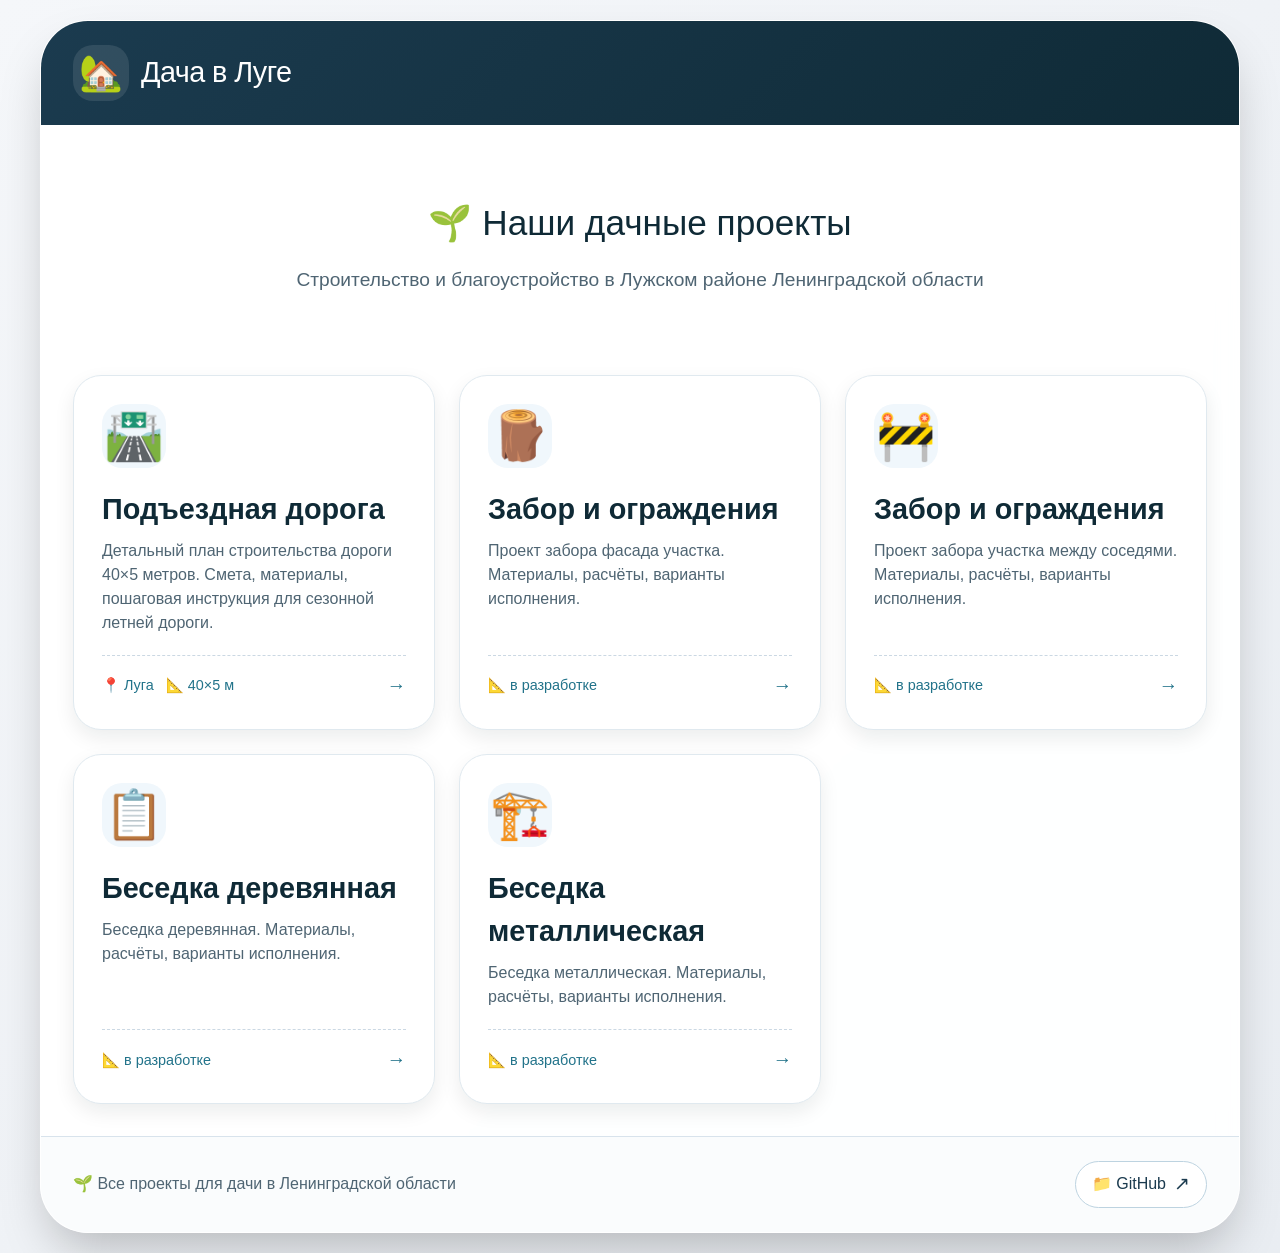
<file: index.html>
<!DOCTYPE html>
<html lang="ru">
<head>
    <meta charset="UTF-8">
    <meta name="viewport" content="width=device-width, initial-scale=1.0">
    <title>Дачные проекты | Главная</title>
    <link rel="stylesheet" href="styles.css">
    <style>
        /* Дополнительные стили только для главной */
        .hero {
            text-align: center;
            padding: 40px 20px 20px;
        }

        .hero h2 {
            font-size: 2.2rem;
            font-weight: 500;
            color: #0f2a36;
            margin-bottom: 16px;
        }

        .hero p {
            font-size: 1.2rem;
            color: #4f6573;
            max-width: 700px;
            margin: 0 auto 30px;
        }

        .projects-grid {
            display: grid;
            grid-template-columns: repeat(auto-fit, minmax(300px, 1fr));
            gap: 24px;
            margin-top: 30px;
        }

        .project-card {
            background: white;
            border-radius: 28px;
            padding: 28px;
            box-shadow: 0 8px 20px rgba(0, 20, 30, 0.08);
            transition: all 0.3s ease;
            border: 1px solid #e0e9ef;
            text-decoration: none;
            color: inherit;
            display: flex;
            flex-direction: column;
        }

        .project-card:hover {
            transform: translateY(-6px);
            box-shadow: 0 20px 30px -8px rgba(20, 67, 87, 0.2);
            border-color: #9ec5d9;
        }

        .project-icon {
            font-size: 3rem;
            margin-bottom: 20px;
            background: #f0f7fc;
            width: 64px;
            height: 64px;
            display: flex;
            align-items: center;
            justify-content: center;
            border-radius: 20px;
        }

        .project-title {
            font-size: 1.8rem;
            font-weight: 600;
            color: #0f2a36;
            margin-bottom: 8px;
        }

        .project-description {
            color: #4f6573;
            font-size: 1rem;
            margin-bottom: 20px;
            flex-grow: 1;
        }

        .project-meta {
            display: flex;
            align-items: center;
            gap: 12px;
            font-size: 0.9rem;
            color: #22738a;
            font-weight: 500;
            border-top: 1px dashed #cbd8e3;
            padding-top: 16px;
        }

        .arrow {
            margin-left: auto;
            font-size: 1.2rem;
            transition: transform 0.2s;
        }

        .project-card:hover .arrow {
            transform: translateX(6px);
        }

        .card-placeholder {
            opacity: 0.7;
            background: #f8fafc;
            cursor: default;
            border: 1px dashed #b0c9d7;
        }

        .card-placeholder:hover {
            transform: none;
            box-shadow: 0 8px 20px rgba(0, 20, 30, 0.08);
        }
    </style>
</head>
<body>
<div class="container">
    <!-- Общая шапка -->
    <header class="site-header">
        <div class="logo">
            <a href="index.html">
                <span class="logo-icon">🏡</span>
                <span>Дача в Луге</span>
            </a>
        </div>
    </header>

    <!-- Контент главной -->
    <div class="content">
        <div class="hero">
            <h2>🌱 Наши дачные проекты</h2>
            <p>Строительство и благоустройство в Лужском районе Ленинградской области</p>
        </div>

        <div class="projects-grid">
            <!-- Карточка дороги -->
            <a href="road/index.html" class="project-card">
                <div class="project-icon">🛣️</div>
                <div class="project-title">Подъездная дорога</div>
                <div class="project-description">
                    Детальный план строительства дороги 40×5 метров.
                    Смета, материалы, пошаговая инструкция для сезонной летней дороги.
                </div>
                <div class="project-meta">
                    <span>📍 Луга</span>
                    <span>📐 40×5 м</span>
                    <span class="arrow">→</span>
                </div>
            </a>

            <!-- Карточка забора -->
            <a href="fence/index.html" class="project-card">
                <div class="project-icon">🪵</div>
                <div class="project-title">Забор и ограждения</div>
                <div class="project-description">
                    Проект забора фасада участка. Материалы, расчёты, варианты исполнения.
                </div>
                <div class="project-meta">
                    <span>📐 в разработке</span>
                    <span class="arrow">→</span>
                </div>
            </a>


            <!-- Карточка забора между соседями -->
            <a href="fence/index.html" class="project-card">
                <div class="project-icon">🚧</div>
                <div class="project-title">Забор и ограждения</div>
                <div class="project-description">
                    Проект забора участка между соседями. Материалы, расчёты, варианты исполнения.

                </div>
                <div class="project-meta">
                    <span>📐 в разработке</span>
                    <span class="arrow">→</span>
                </div>
            </a>

            <!-- Карточка беседки деревянной -->
            <a href="pavilion-wood/index.html" class="project-card">
                <div class="project-icon">📋</div>
                <div class="project-title">Беседка деревянная</div>
                <div class="project-description">
                    Беседка деревянная. Материалы, расчёты, варианты исполнения.
                </div>
                <div class="project-meta">
                    <span>📐 в разработке</span>
                    <span class="arrow">→</span>
                </div>
            </a>
            <!-- Карточка беседки стальной -->
            <a href="pavilion-steel/index.html" class="project-card">
                <div class="project-icon">🏗️</div>
                <div class="project-title">Беседка металлическая</div>
                <div class="project-description">
                    Беседка металлическая. Материалы, расчёты, варианты исполнения.
                </div>
                <div class="project-meta">
                    <span>📐 в разработке</span>
                    <span class="arrow">→</span>
                </div>
            </a>
        </div>
    </div>

    <!-- Общий подвал -->
    <footer class="site-footer">
        <span>🌱 Все проекты для дачи в Ленинградской области</span>
        <a href="https://github.com/ваш-логин/dacha" target="_blank" rel="noopener" class="github-corner">
            <span>📁 GitHub</span>
            <span style="font-size: 1.2rem;">↗</span>
        </a>
    </footer>
</div>
</body>
</html>
</file>
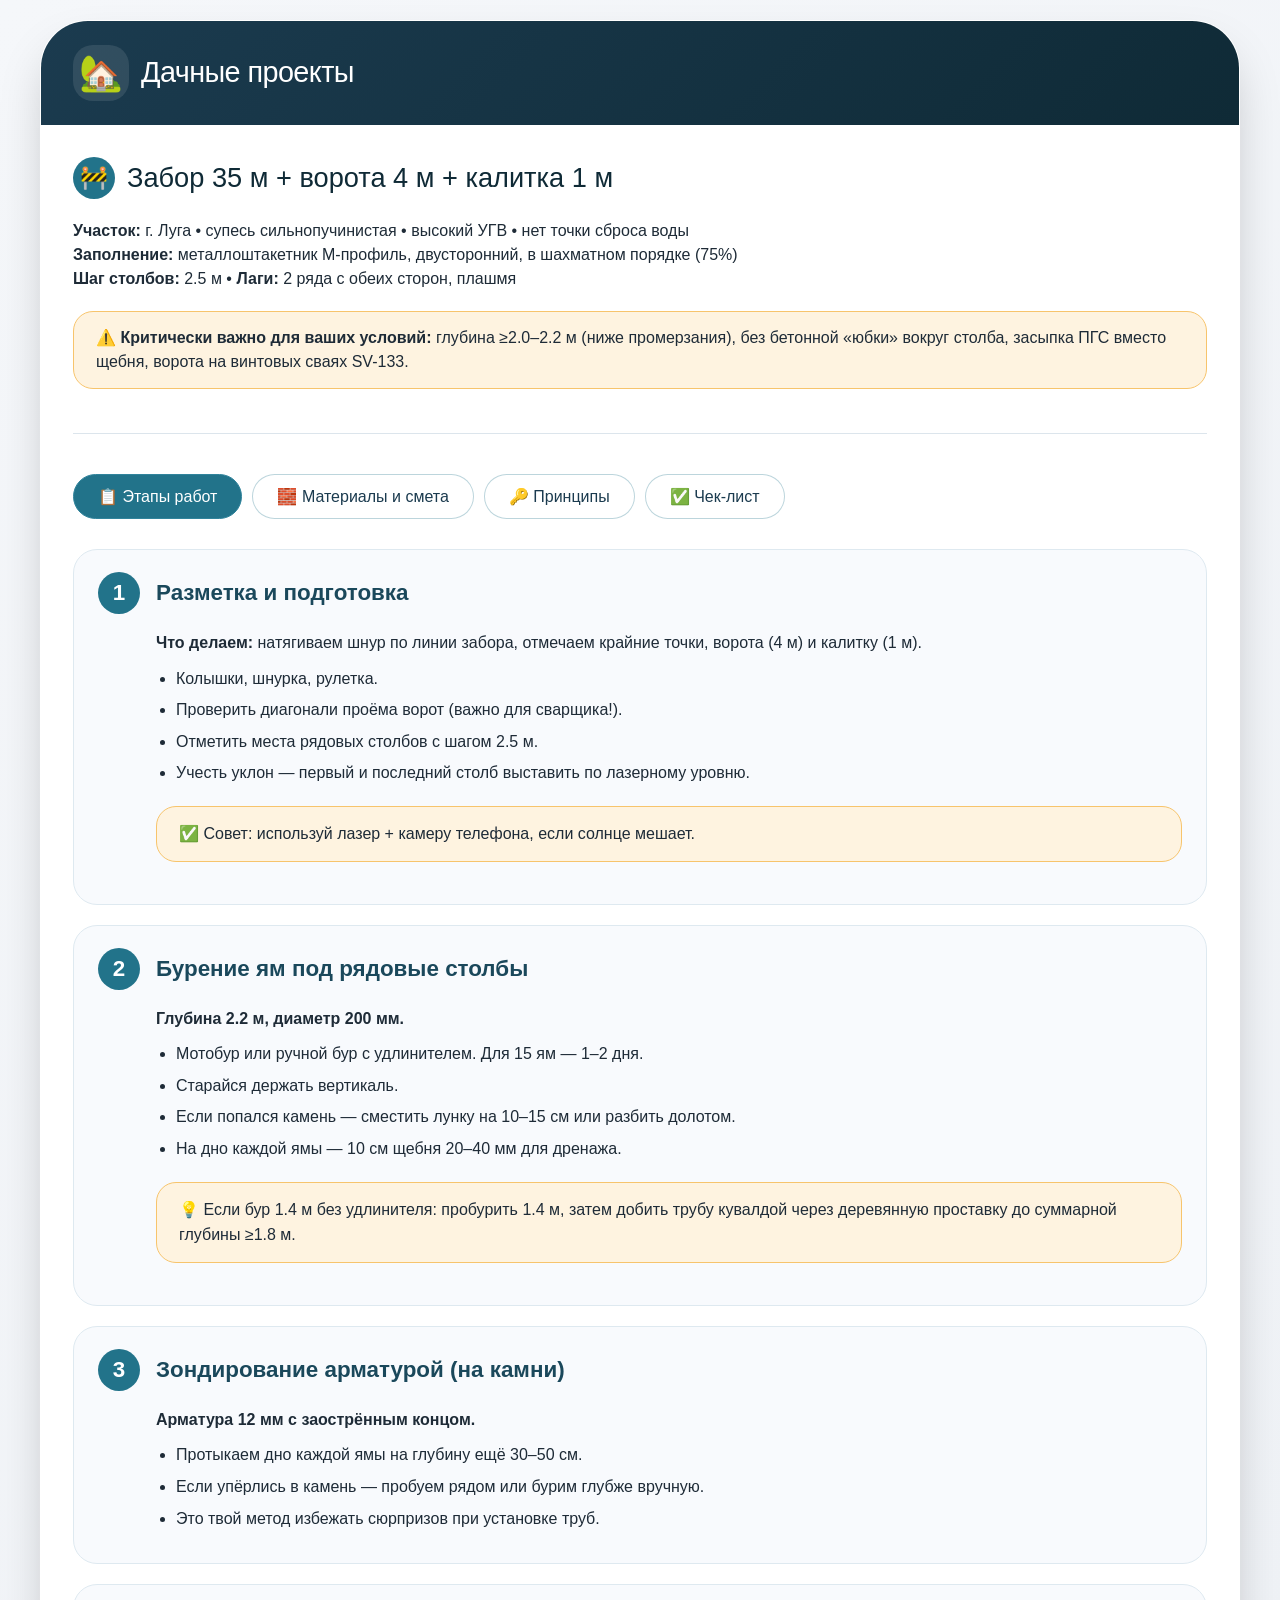
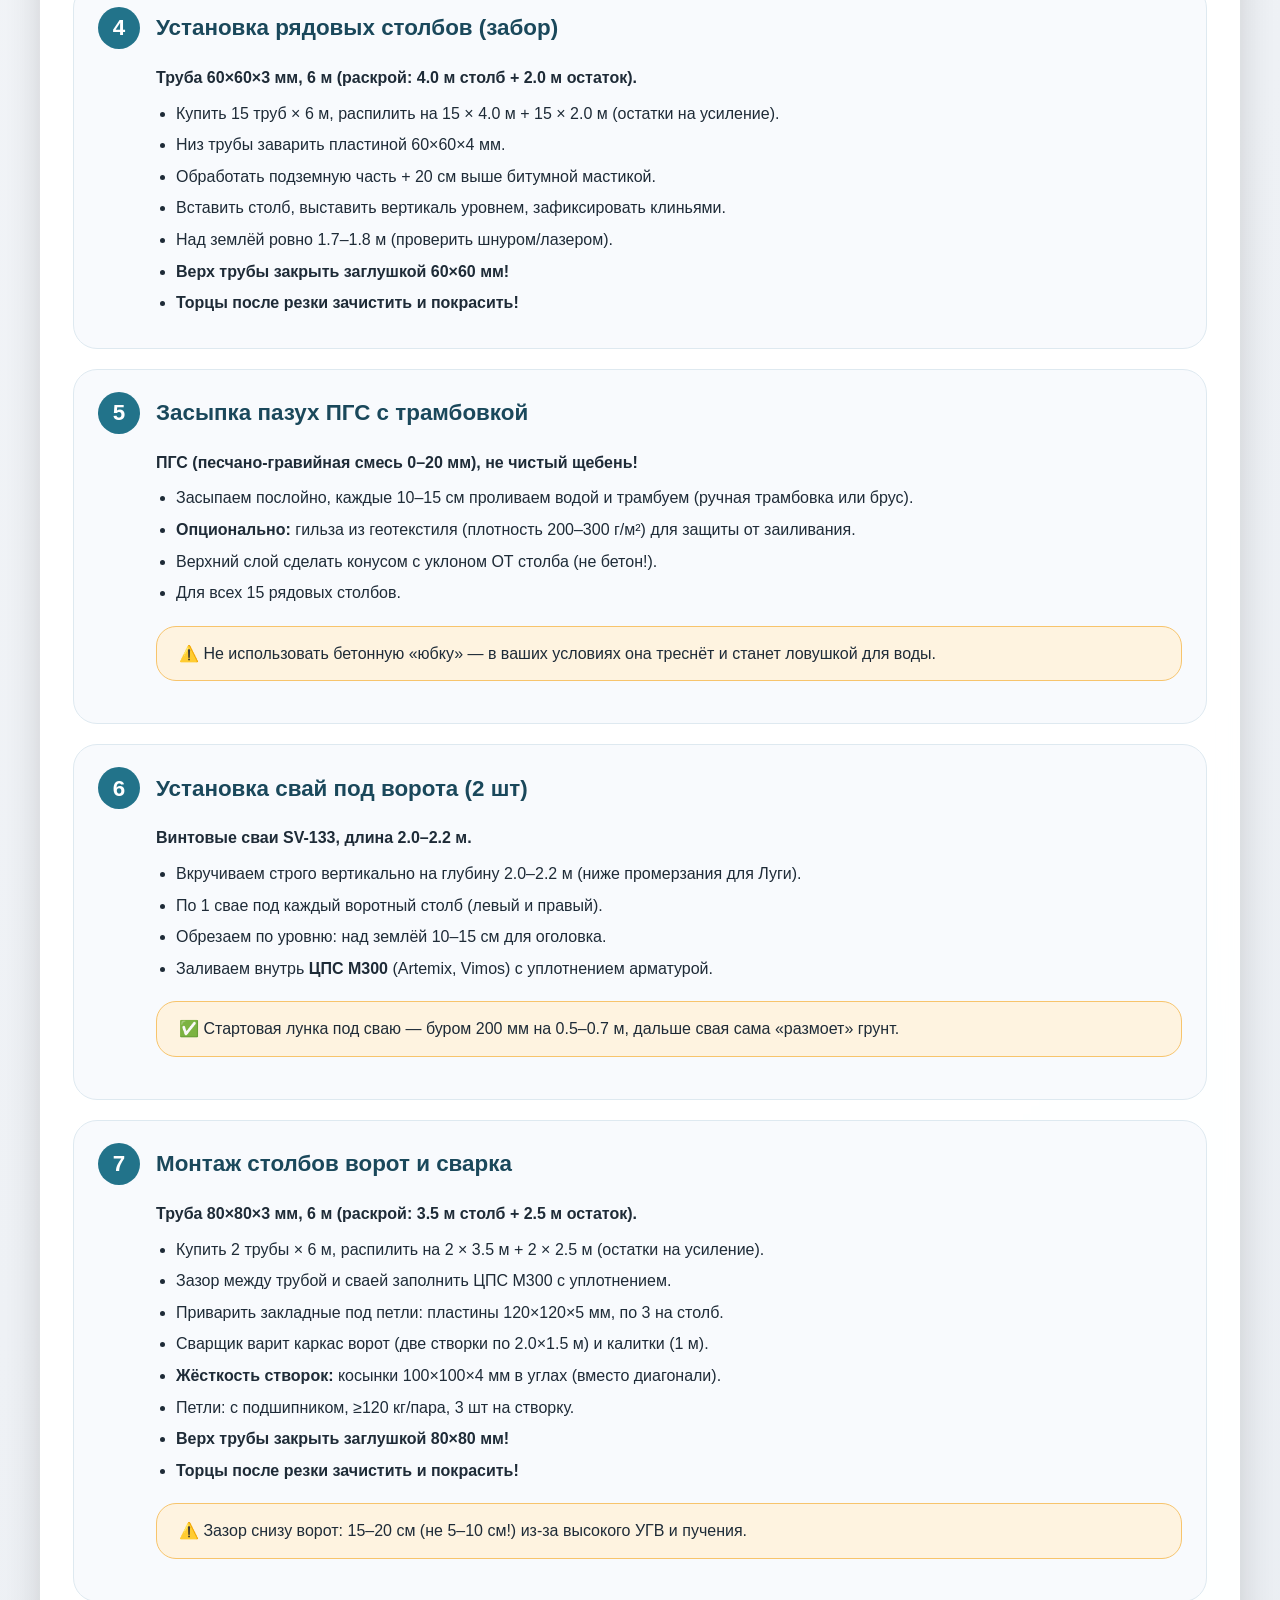
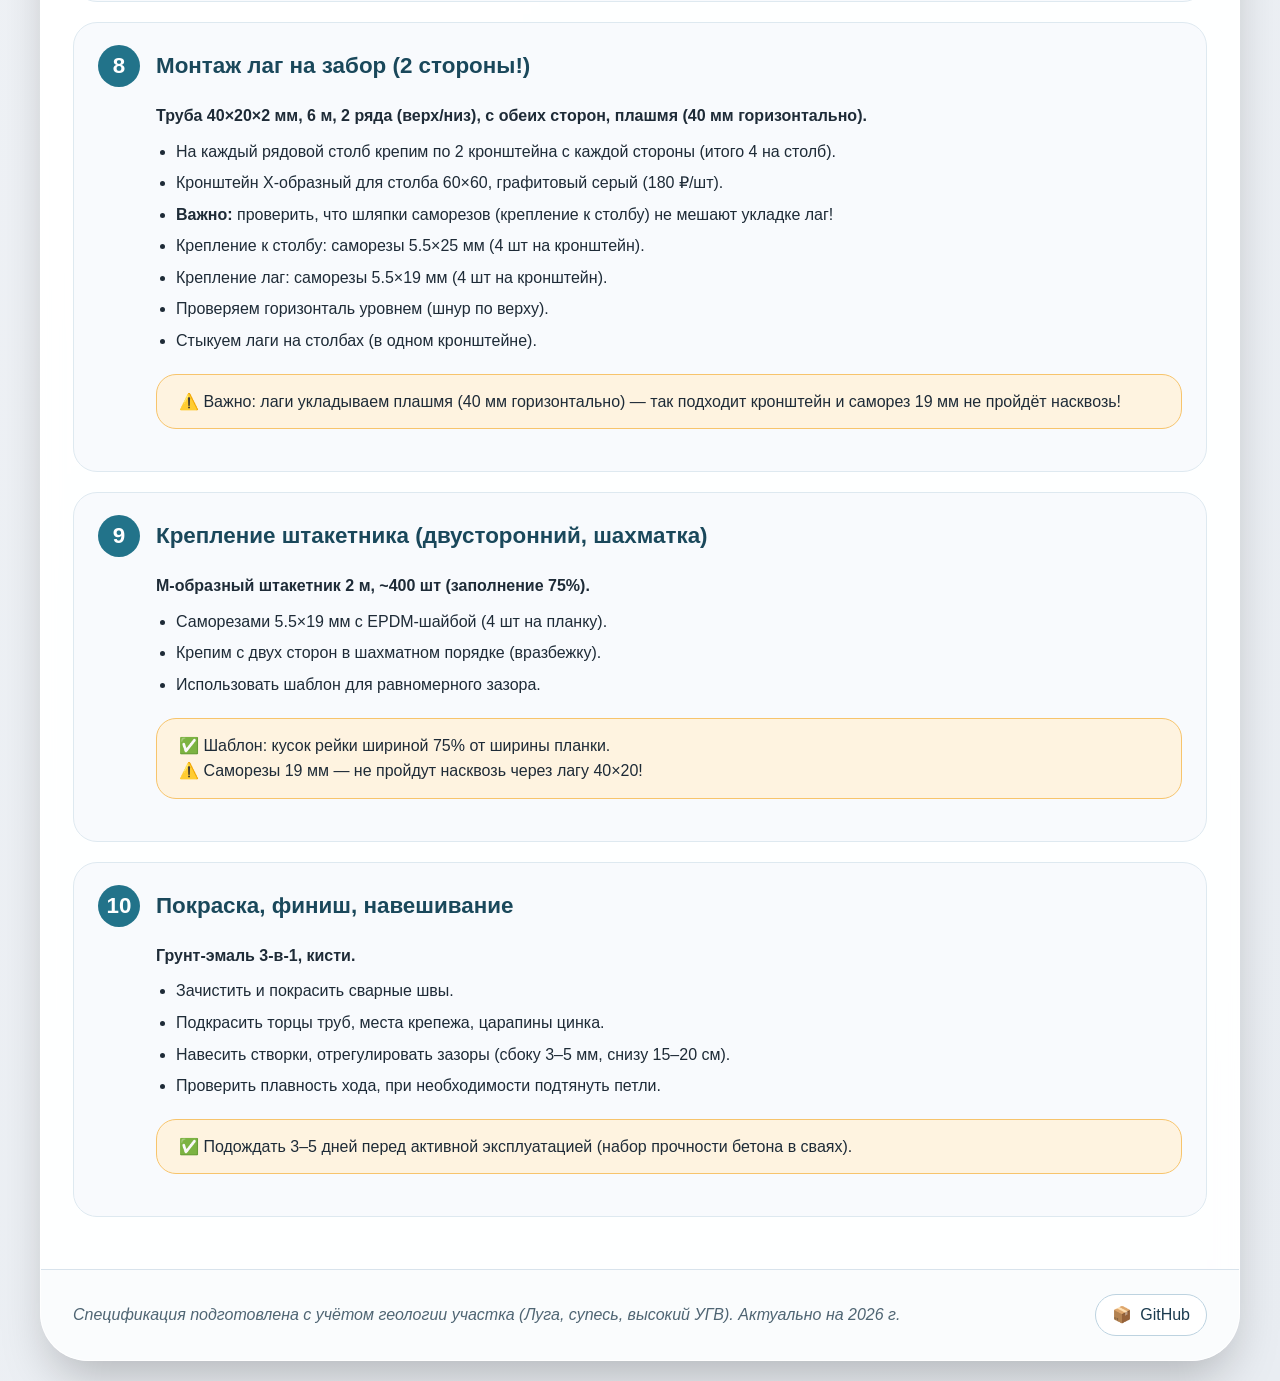
<file: fence/index.html>
<!DOCTYPE html>
<html lang="ru">
<head>
    <meta charset="UTF-8">
    <meta name="viewport" content="width=device-width, initial-scale=1.0">
    <title>Забор + ворота — Луга</title>
    <link rel="stylesheet" href="../styles.css">
    <style>
        /* Стили для табов */
        .tabs {
            display: flex;
            gap: 10px;
            margin-bottom: 30px;
            flex-wrap: wrap;
        }
        .tab-btn {
            padding: 12px 24px;
            border: none;
            border-radius: 40px;
            font-size: 1rem;
            font-weight: 500;
            cursor: pointer;
            transition: all 0.2s;
            background: rgba(255,255,255,0.05);
            border: 1px solid rgba(34,115,138,0.3);
            color: #1b3b4f;
        }
        .tab-btn:hover {
            background: rgba(34,115,138,0.1);
        }
        .tab-btn.active {
            background: #22738a;
            color: white;
            border-color: #31849c;
        }
        .tab-content {
            display: none;
        }
        .tab-content.active {
            display: block;
        }
        /* Карточки шагов */
        .step-card {
            background: #f8fafd;
            border-radius: 24px;
            padding: 22px 24px;
            border: 1px solid #dee9f0;
            margin-bottom: 20px;
        }
        .step-card-header {
            display: flex;
            align-items: center;
            gap: 16px;
            margin-bottom: 16px;
        }
        .step-card-num {
            background: #22738a;
            color: white;
            width: 42px;
            height: 42px;
            display: inline-flex;
            align-items: center;
            justify-content: center;
            border-radius: 60px;
            font-weight: 600;
            font-size: 1.4rem;
            flex-shrink: 0;
        }
        .step-card-title {
            font-size: 1.4rem;
            font-weight: 600;
            color: #1a485b;
            margin: 0;
        }
        .step-card-content {
            padding-left: 58px;
            color: #1e2b37;
            line-height: 1.6;
        }
        .step-card-content ul {
            padding-left: 20px;
            margin: 10px 0;
        }
        .step-card-content li {
            margin: 6px 0;
        }
        /* Чек-лист */
        .checklist {
            background: #f0f7fb;
            border-radius: 20px;
            padding: 20px 24px;
            border: 1px solid #cfe3ed;
            margin-top: 20px;
        }
        .checklist-item {
            display: flex;
            align-items: flex-start;
            gap: 12px;
            padding: 8px 0;
            font-size: 0.95rem;
        }
        .checklist-item input[type="checkbox"] {
            margin-top: 4px;
        }
    </style>
</head>
<body>

<div class="container">
    <header class="site-header">
        <div class="logo">
            <a href="../index.html">
                <span class="logo-icon">🏡</span>
                <span>Дачные проекты</span>
            </a>
        </div>
    </header>

    <main class="content">

        <section class="section">
            <h1 class="section-title">
                <span class="step-num">🚧</span>
                Забор 35 м + ворота 4 м + калитка 1 м
            </h1>
            <p><strong>Участок:</strong> г. Луга • супесь сильнопучинистая • высокий УГВ • нет точки сброса воды<br>
                <strong>Заполнение:</strong> металлоштакетник М-профиль, двусторонний, в шахматном порядке (75%)<br>
                <strong>Шаг столбов:</strong> 2.5 м • <strong>Лаги:</strong> 2 ряда с обеих сторон, плашмя</p>

            <div class="warning">
                ⚠️ <strong>Критически важно для ваших условий:</strong> глубина ≥2.0–2.2 м (ниже промерзания), без бетонной «юбки» вокруг столба, засыпка ПГС вместо щебня, ворота на винтовых сваях SV-133.
            </div>
        </section>

        <!-- ТАБЫ -->
        <div class="tabs">
            <button class="tab-btn active" onclick="openTab(event, 'steps')">📋 Этапы работ</button>
            <button class="tab-btn" onclick="openTab(event, 'materials')">🧱 Материалы и смета</button>
            <button class="tab-btn" onclick="openTab(event, 'principles')">🔑 Принципы</button>
            <button class="tab-btn" onclick="openTab(event, 'checklist')">✅ Чек-лист</button>
        </div>

        <!-- ТАБ 1: ЭТАПЫ РАБОТ -->
        <div id="steps" class="tab-content active">

            <div class="step-card">
                <div class="step-card-header">
                    <span class="step-card-num">1</span>
                    <h3 class="step-card-title">Разметка и подготовка</h3>
                </div>
                <div class="step-card-content">
                    <p><strong>Что делаем:</strong> натягиваем шнур по линии забора, отмечаем крайние точки, ворота (4 м) и калитку (1 м).</p>
                    <ul>
                        <li>Колышки, шнурка, рулетка.</li>
                        <li>Проверить диагонали проёма ворот (важно для сварщика!).</li>
                        <li>Отметить места рядовых столбов с шагом 2.5 м.</li>
                        <li>Учесть уклон — первый и последний столб выставить по лазерному уровню.</li>
                    </ul>
                    <div class="warning">✅ Совет: используй лазер + камеру телефона, если солнце мешает.</div>
                </div>
            </div>

            <div class="step-card">
                <div class="step-card-header">
                    <span class="step-card-num">2</span>
                    <h3 class="step-card-title">Бурение ям под рядовые столбы</h3>
                </div>
                <div class="step-card-content">
                    <p><strong>Глубина 2.2 м, диаметр 200 мм.</strong></p>
                    <ul>
                        <li>Мотобур или ручной бур с удлинителем. Для 15 ям — 1–2 дня.</li>
                        <li>Старайся держать вертикаль.</li>
                        <li>Если попался камень — сместить лунку на 10–15 см или разбить долотом.</li>
                        <li>На дно каждой ямы — 10 см щебня 20–40 мм для дренажа.</li>
                    </ul>
                    <div class="warning">💡 Если бур 1.4 м без удлинителя: пробурить 1.4 м, затем добить трубу кувалдой через деревянную проставку до суммарной глубины ≥1.8 м.</div>
                </div>
            </div>

            <div class="step-card">
                <div class="step-card-header">
                    <span class="step-card-num">3</span>
                    <h3 class="step-card-title">Зондирование арматурой (на камни)</h3>
                </div>
                <div class="step-card-content">
                    <p><strong>Арматура 12 мм с заострённым концом.</strong></p>
                    <ul>
                        <li>Протыкаем дно каждой ямы на глубину ещё 30–50 см.</li>
                        <li>Если упёрлись в камень — пробуем рядом или бурим глубже вручную.</li>
                        <li>Это твой метод избежать сюрпризов при установке труб.</li>
                    </ul>
                </div>
            </div>

            <div class="step-card">
                <div class="step-card-header">
                    <span class="step-card-num">4</span>
                    <h3 class="step-card-title">Установка рядовых столбов (забор)</h3>
                </div>
                <div class="step-card-content">
                    <p><strong>Труба 60×60×3 мм, 6 м (раскрой: 4.0 м столб + 2.0 м остаток).</strong></p>
                    <ul>
                        <li>Купить 15 труб × 6 м, распилить на 15 × 4.0 м + 15 × 2.0 м (остатки на усиление).</li>
                        <li>Низ трубы заварить пластиной 60×60×4 мм.</li>
                        <li>Обработать подземную часть + 20 см выше битумной мастикой.</li>
                        <li>Вставить столб, выставить вертикаль уровнем, зафиксировать клиньями.</li>
                        <li>Над землёй ровно 1.7–1.8 м (проверить шнуром/лазером).</li>
                        <li><strong>Верх трубы закрыть заглушкой 60×60 мм!</strong></li>
                        <li><strong>Торцы после резки зачистить и покрасить!</strong></li>
                    </ul>
                </div>
            </div>

            <div class="step-card">
                <div class="step-card-header">
                    <span class="step-card-num">5</span>
                    <h3 class="step-card-title">Засыпка пазух ПГС с трамбовкой</h3>
                </div>
                <div class="step-card-content">
                    <p><strong>ПГС (песчано-гравийная смесь 0–20 мм), не чистый щебень!</strong></p>
                    <ul>
                        <li>Засыпаем послойно, каждые 10–15 см проливаем водой и трамбуем (ручная трамбовка или брус).</li>
                        <li><strong>Опционально:</strong> гильза из геотекстиля (плотность 200–300 г/м²) для защиты от заиливания.</li>
                        <li>Верхний слой сделать конусом с уклоном ОТ столба (не бетон!).</li>
                        <li>Для всех 15 рядовых столбов.</li>
                    </ul>
                    <div class="warning">⚠️ Не использовать бетонную «юбку» — в ваших условиях она треснёт и станет ловушкой для воды.</div>
                </div>
            </div>

            <div class="step-card">
                <div class="step-card-header">
                    <span class="step-card-num">6</span>
                    <h3 class="step-card-title">Установка свай под ворота (2 шт)</h3>
                </div>
                <div class="step-card-content">
                    <p><strong>Винтовые сваи SV-133, длина 2.0–2.2 м.</strong></p>
                    <ul>
                        <li>Вкручиваем строго вертикально на глубину 2.0–2.2 м (ниже промерзания для Луги).</li>
                        <li>По 1 свае под каждый воротный столб (левый и правый).</li>
                        <li>Обрезаем по уровню: над землёй 10–15 см для оголовка.</li>
                        <li>Заливаем внутрь <strong>ЦПС М300</strong> (Artemix, Vimos) с уплотнением арматурой.</li>
                    </ul>
                    <div class="warning">✅ Стартовая лунка под сваю — буром 200 мм на 0.5–0.7 м, дальше свая сама «размоет» грунт.</div>
                </div>
            </div>

            <div class="step-card">
                <div class="step-card-header">
                    <span class="step-card-num">7</span>
                    <h3 class="step-card-title">Монтаж столбов ворот и сварка</h3>
                </div>
                <div class="step-card-content">
                    <p><strong>Труба 80×80×3 мм, 6 м (раскрой: 3.5 м столб + 2.5 м остаток).</strong></p>
                    <ul>
                        <li>Купить 2 трубы × 6 м, распилить на 2 × 3.5 м + 2 × 2.5 м (остатки на усиление).</li>
                        <li>Зазор между трубой и сваей заполнить ЦПС М300 с уплотнением.</li>
                        <li>Приварить закладные под петли: пластины 120×120×5 мм, по 3 на столб.</li>
                        <li>Сварщик варит каркас ворот (две створки по 2.0×1.5 м) и калитки (1 м).</li>
                        <li><strong>Жёсткость створок:</strong> косынки 100×100×4 мм в углах (вместо диагонали).</li>
                        <li>Петли: с подшипником, ≥120 кг/пара, 3 шт на створку.</li>
                        <li><strong>Верх трубы закрыть заглушкой 80×80 мм!</strong></li>
                        <li><strong>Торцы после резки зачистить и покрасить!</strong></li>
                    </ul>
                    <div class="warning">⚠️ Зазор снизу ворот: 15–20 см (не 5–10 см!) из-за высокого УГВ и пучения.</div>
                </div>
            </div>

            <div class="step-card">
                <div class="step-card-header">
                    <span class="step-card-num">8</span>
                    <h3 class="step-card-title">Монтаж лаг на забор (2 стороны!)</h3>
                </div>
                <div class="step-card-content">
                    <p><strong>Труба 40×20×2 мм, 6 м, 2 ряда (верх/низ), с обеих сторон, плашмя (40 мм горизонтально).</strong></p>
                    <ul>
                        <li>На каждый рядовой столб крепим по 2 кронштейна с каждой стороны (итого 4 на столб).</li>
                        <li>Кронштейн X-образный для столба 60×60, графитовый серый (180 ₽/шт).</li>
                        <li><strong>Важно:</strong> проверить, что шляпки саморезов (крепление к столбу) не мешают укладке лаг!</li>
                        <li>Крепление к столбу: саморезы 5.5×25 мм (4 шт на кронштейн).</li>
                        <li>Крепление лаг: саморезы 5.5×19 мм (4 шт на кронштейн).</li>
                        <li>Проверяем горизонталь уровнем (шнур по верху).</li>
                        <li>Стыкуем лаги на столбах (в одном кронштейне).</li>
                    </ul>
                    <div class="warning">⚠️ Важно: лаги укладываем плашмя (40 мм горизонтально) — так подходит кронштейн и саморез 19 мм не пройдёт насквозь!</div>
                </div>
            </div>

            <div class="step-card">
                <div class="step-card-header">
                    <span class="step-card-num">9</span>
                    <h3 class="step-card-title">Крепление штакетника (двусторонний, шахматка)</h3>
                </div>
                <div class="step-card-content">
                    <p><strong>М‑образный штакетник 2 м, ~400 шт (заполнение 75%).</strong></p>
                    <ul>
                        <li>Саморезами 5.5×19 мм с EPDM-шайбой (4 шт на планку).</li>
                        <li>Крепим с двух сторон в шахматном порядке (вразбежку).</li>
                        <li>Использовать шаблон для равномерного зазора.</li>
                    </ul>
                    <div class="warning">✅ Шаблон: кусок рейки шириной 75% от ширины планки.<br>⚠️ Саморезы 19 мм — не пройдут насквозь через лагу 40×20!</div>
                </div>
            </div>

            <div class="step-card">
                <div class="step-card-header">
                    <span class="step-card-num">10</span>
                    <h3 class="step-card-title">Покраска, финиш, навешивание</h3>
                </div>
                <div class="step-card-content">
                    <p><strong>Грунт-эмаль 3-в-1, кисти.</strong></p>
                    <ul>
                        <li>Зачистить и покрасить сварные швы.</li>
                        <li>Подкрасить торцы труб, места крепежа, царапины цинка.</li>
                        <li>Навесить створки, отрегулировать зазоры (сбоку 3–5 мм, снизу 15–20 см).</li>
                        <li>Проверить плавность хода, при необходимости подтянуть петли.</li>
                    </ul>
                    <div class="warning">✅ Подождать 3–5 дней перед активной эксплуатацией (набор прочности бетона в сваях).</div>
                </div>
            </div>

        </div>

        <!-- ТАБ 2: МАТЕРИАЛЫ И СМЕТА -->
        <div id="materials" class="tab-content">

            <div class="table-wrap">
                <table>
                    <thead>
                    <tr>
                        <th>Позиция</th>
                        <th>Кол-во</th>
                        <th>Цена ед.</th>
                        <th>Сумма</th>
                    </tr>
                    </thead>
                    <tbody>
                    <tr>
                        <td>Труба 60×60×3 мм, 6 м (раскрой на 4.0 м)</td>
                        <td>15 шт</td>
                        <td>~2 000 ₽</td>
                        <td>30 000 ₽</td>
                    </tr>
                    <tr>
                        <td>Труба 80×80×3 мм, 6 м (раскрой на 3.5 м)</td>
                        <td>2 шт</td>
                        <td>~2 600 ₽</td>
                        <td>5 200 ₽</td>
                    </tr>
                    <tr>
                        <td>Сваи винтовые SV-133, 2.2 м</td>
                        <td>2 шт</td>
                        <td>~5 500 ₽</td>
                        <td>11 000 ₽</td>
                    </tr>
                    <tr>
                        <td>Оголовки под 80×80 мм</td>
                        <td>2 шт</td>
                        <td>~800 ₽</td>
                        <td>1 600 ₽</td>
                    </tr>
                    <tr>
                        <td>Лаги забор 40×20×2 мм, 6 м (2 стороны!)</td>
                        <td>24 шт</td>
                        <td>~850 ₽</td>
                        <td>20 400 ₽</td>
                    </tr>
                    <tr>
                        <td>Лаги ворота/калитка 40×20×2 мм, 6 м</td>
                        <td>4 шт</td>
                        <td>~850 ₽</td>
                        <td>3 400 ₽</td>
                    </tr>
                    <tr>
                        <td>Кронштейн X-образный для столба 60×60 (Петрович)</td>
                        <td>60 шт</td>
                        <td>~180 ₽</td>
                        <td>10 800 ₽</td>
                    </tr>
                    <tr>
                        <td>Металлоштакетник М-профиль, 2 м</td>
                        <td>~400 шт</td>
                        <td>~196 ₽</td>
                        <td>78 400 ₽</td>
                    </tr>
                    <tr>
                        <td>Саморезы 5.5×19 мм с EPDM (уп. 250 шт)</td>
                        <td>8 уп.</td>
                        <td>~890 ₽</td>
                        <td>7 120 ₽</td>
                    </tr>
                    <tr>
                        <td>Саморезы 5.5×25 мм с EPDM (уп. 250 шт)</td>
                        <td>1 уп.</td>
                        <td>~890 ₽</td>
                        <td>890 ₽</td>
                    </tr>
                    <tr>
                        <td>Заглушки 60×60 мм пластиковые</td>
                        <td>15 шт</td>
                        <td>~50 ₽</td>
                        <td>750 ₽</td>
                    </tr>
                    <tr>
                        <td>Заглушки 80×80 мм пластиковые</td>
                        <td>2 шт</td>
                        <td>~60 ₽</td>
                        <td>120 ₽</td>
                    </tr>
                    <tr style="background: #e5f0f5; font-weight: 600;">
                        <td colspan="3">ПРОМЕЖУТОЧНЫЙ ИТОГ (металл+крепёж)</td>
                        <td>170 680 ₽</td>
                    </tr>
                    </tbody>
                </table>
            </div>

            <div class="table-wrap">
                <table>
                    <thead>
                    <tr>
                        <th>Позиция</th>
                        <th>Кол-во</th>
                        <th>Цена</th>
                        <th>Сумма</th>
                    </tr>
                    </thead>
                    <tbody>
                    <tr>
                        <td>ПГС (песчано-гравийная смесь 0–20 мм)</td>
                        <td>2.0 м³</td>
                        <td>~1 200 ₽/м³</td>
                        <td>2 400 ₽</td>
                    </tr>
                    <tr>
                        <td>Щебень 20–40 мм (на дно лунок)</td>
                        <td>0.4 м³</td>
                        <td>~1 800 ₽/м³</td>
                        <td>720 ₽</td>
                    </tr>
                    <tr>
                        <td>ЦПС М300 «Артемикс» (Vimos), 25 кг</td>
                        <td>3 мешка</td>
                        <td>~300 ₽</td>
                        <td>900 ₽</td>
                    </tr>
                    <tr>
                        <td>Битумная мастика (для низа столбов)</td>
                        <td>10 кг</td>
                        <td>~2 000 ₽</td>
                        <td>2 000 ₽</td>
                    </tr>
                    <tr>
                        <td>Грунт-эмаль по металлу 3-в-1</td>
                        <td>8 л</td>
                        <td>~2 500 ₽</td>
                        <td>2 500 ₽</td>
                    </tr>
                    <tr>
                        <td>Геотекстиль 200 г/м² (опционально)</td>
                        <td>12 м²</td>
                        <td>~50 ₽/м²</td>
                        <td>600 ₽</td>
                    </tr>
                    <tr>
                        <td>Электроды (УОНИ или МР-3, 3–4 мм)</td>
                        <td>5 кг</td>
                        <td>~2 000 ₽</td>
                        <td>2 000 ₽</td>
                    </tr>
                    <tr>
                        <td>Диски отрезные/зачистные Ø125 мм</td>
                        <td>10 шт</td>
                        <td>~60 ₽</td>
                        <td>600 ₽</td>
                    </tr>
                    <tr style="background: #e5f0f5; font-weight: 600;">
                        <td colspan="3">ИТОГО расходники</td>
                        <td>11 720 ₽</td>
                    </tr>
                    </tbody>
                </table>
            </div>

            <div class="table-wrap">
                <table>
                    <thead>
                    <tr>
                        <th>Позиция</th>
                        <th>Кол-во</th>
                        <th>Цена</th>
                        <th>Сумма</th>
                    </tr>
                    </thead>
                    <tbody>
                    <tr>
                        <td>Петли усиленные с подшипником (≥120 кг)</td>
                        <td>3 пары</td>
                        <td>~900 ₽/пара</td>
                        <td>2 700 ₽</td>
                    </tr>
                    <tr>
                        <td>Закладные под петли: 120×120×5 мм</td>
                        <td>6 шт</td>
                        <td>~200 ₽</td>
                        <td>1 200 ₽</td>
                    </tr>
                    <tr>
                        <td>Косынки для жёсткости: 100×100×4 мм</td>
                        <td>12 шт</td>
                        <td>~150 ₽</td>
                        <td>1 800 ₽</td>
                    </tr>
                    <tr>
                        <td>Засовы для ворот, компл.</td>
                        <td>2 компл.</td>
                        <td>~700 ₽</td>
                        <td>1 400 ₽</td>
                    </tr>
                    <tr>
                        <td>Замок/задвижка для калитки</td>
                        <td>1 шт</td>
                        <td>~800 ₽</td>
                        <td>800 ₽</td>
                    </tr>
                    <tr style="background: #e5f0f5; font-weight: 600;">
                        <td colspan="3">ИТОГО фурнитура</td>
                        <td>7 900 ₽</td>
                    </tr>
                    </tbody>
                </table>
            </div>

            <div class="price-note">
                <strong>📊 ОБЩАЯ СМЕТА (материалы): ~190 300 ₽</strong><br><br>
                ➕ Доставка (длинномер для 6м труб): ~6 000–8 000 ₽<br>
                ➕ Работа сварщика (1–2 дня): ~20 000–30 000 ₽<br>
                ➕ Аренда мотобура (2–3 дня): ~4 000–6 000 ₽<br>
                ➕ Резерв 5% на ошибки/брак: ~9 500 ₽<br><br>
                <strong>🎯 ФИНАЛ: ~230 000–244 000 ₽</strong>
            </div>

        </div>

        <!-- ТАБ 3: ПРИНЦИПЫ -->
        <div id="principles" class="tab-content">

            <div class="grid-2col">
                <div class="card">
                    <h3>✅ Что делаем</h3>
                    <ul class="param-list">
                        <li><span>Глубина ≥2.0–2.2 м</span> <span class="badge">ниже промерзания</span></li>
                        <li><span>Битум + заглушка</span> <span class="badge">гидроизоляция</span></li>
                        <li><span>ПГС, не бетон «юбкой»</span> <span class="badge">мягкий дренаж</span></li>
                        <li><span>Зазор снизу 15–20 см</span> <span class="badge">компенсация пучения</span></li>
                        <li><span>Лаги с 2 сторон, плашмя</span> <span class="badge">для шахматки</span></li>
                        <li><span>Ворота на SV-133</span> <span class="badge">надёжность</span></li>
                        <li><span>Саморезы 19 мм</span> <span class="badge">не пройдут насквозь</span></li>
                        <li><span>Tek-4 для 2 мм стали</span> <span class="badge">Daxmer</span></li>
                        <li><span>Трубы 6 м с раскроем</span> <span class="badge">реально купить</span></li>
                    </ul>
                </div>

                <div class="card">
                    <h3>❌ Чего не делаем</h3>
                    <ul class="param-list">
                        <li><span>Бетонировать «якорь + щебень»</span> <span class="badge">риск выдавливания</span></li>
                        <li><span>Трубы 60×60 для ворот</span> <span class="badge">только 80×80</span></li>
                        <li><span>Бетонная отмостка вокруг</span> <span class="badge">ловушка для льда</span></li>
                        <li><span>Экономить на глубине</span> <span class="badge">1.5 м недостаточно</span></li>
                        <li><span>Саморезы 25 мм для штакетника</span> <span class="badge">пройдут насквозь!</span></li>
                        <li><span>Лаги на ребро</span> <span class="badge">не подойдёт кронштейн</span></li>
                        <li><span>No-name саморезы</span> <span class="badge">тупой бур = ад</span></li>
                        <li><span>Оставлять торцы без защиты</span> <span class="badge">ржавчина!</span></li>
                    </ul>
                </div>
            </div>

            <div class="warning" style="margin-top: 30px;">
                💡 <strong>Проверка качества:</strong> после монтажа подождать 3–5 дней перед нагрузкой (набор прочности бетона в сваях). Весной проверить вертикаль столбов — если есть микро-подъём, отрегулировать петли.
            </div>

        </div>

        <!-- ТАБ 4: ЧЕК-ЛИСТ -->
        <div id="checklist" class="tab-content">

            <div class="checklist">
                <h3 style="color: #1a485b; margin-bottom: 16px;">📋 Перед заказом материалов</h3>

                <div class="checklist-item">
                    <input type="checkbox" id="chk1">
                    <label for="chk1"><strong>Проверить кронштейн:</strong> уточнить у Петровича, не мешают ли шляпки саморезов (крепление к столбу) укладке лаг</label>
                </div>

                <div class="checklist-item">
                    <input type="checkbox" id="chk2">
                    <label for="chk2"><strong>Купить 1 кронштейн на пробу</strong> перед заказом 60 шт</label>
                </div>

                <div class="checklist-item">
                    <input type="checkbox" id="chk3">
                    <label for="chk3"><strong>Заглушки:</strong> 60×60 мм (15 шт) + 80×80 мм (2 шт)</label>
                </div>

                <div class="checklist-item">
                    <input type="checkbox" id="chk4">
                    <label for="chk4"><strong>Саморезы:</strong> 5.5×19 мм (8 уп.) + 5.5×25 мм (1 уп.), Tek-4, Daxmer или аналог</label>
                </div>

                <div class="checklist-item">
                    <input type="checkbox" id="chk5">
                    <label for="chk5"><strong>Расходники для сварки:</strong> диски отрезные/зачистные Ø125 мм (10 шт)</label>
                </div>

                <div class="checklist-item">
                    <input type="checkbox" id="chk6">
                    <label for="chk6"><strong>Краска:</strong> грунт-эмаль 3-в-1, 8 л (с запасом на швы и царапины)</label>
                </div>

                <div class="checklist-item">
                    <input type="checkbox" id="chk7">
                    <label for="chk7"><strong>Шаблон для штакетника:</strong> рейка 75% ширины планки (сделать самому)</label>
                </div>

                <div class="checklist-item">
                    <input type="checkbox" id="chk8">
                    <label for="chk8"><strong>Резерв:</strong> заложить 5–10% сметы (~9 500–15 000 ₽) на брак/ошибки</label>
                </div>

                <div class="checklist-item">
                    <input type="checkbox" id="chk9">
                    <label for="chk9"><strong>Доставка:</strong> заказать длинномер для 6м труб (не влезает в Газель!)</label>
                </div>
            </div>

            <div class="checklist" style="margin-top: 20px;">
                <h3 style="color: #1a485b; margin-bottom: 16px;">🛠️ Перед началом работ</h3>

                <div class="checklist-item">
                    <input type="checkbox" id="chk10">
                    <label for="chk10"><strong>Инструмент:</strong> шуруповёрт 18V+, бита PH2/PZ2, магнитный держатель</label>
                </div>

                <div class="checklist-item">
                    <input type="checkbox" id="chk11">
                    <label for="chk11"><strong>Бур:</strong> проверить длину (1.4 м), найти удлинитель или план Б с кувалдой</label>
                </div>

                <div class="checklist-item">
                    <input type="checkbox" id="chk12">
                    <label for="chk12"><strong>Уровень:</strong> лазерный нивелир + пузырьковый</label>
                </div>

                <div class="checklist-item">
                    <input type="checkbox" id="chk13">
                    <label for="chk13"><strong>Трамбовка:</strong> ручная или вибро (для ПГС)</label>
                </div>

                <div class="checklist-item">
                    <input type="checkbox" id="chk14">
                    <label for="chk14"><strong>Сварщик:</strong> договориться на 1–2 дня, проверить наличие маски/краг</label>
                </div>

                <div class="checklist-item">
                    <input type="checkbox" id="chk15">
                    <label for="chk15"><strong>Раскрой труб:</strong> разметить 6м → 4м + 2м (забор) и 3.5м + 2.5м (ворота)</label>
                </div>

                <div class="checklist-item">
                    <input type="checkbox" id="chk16">
                    <label for="chk16"><strong>Защита торцов:</strong> зачистить и покрасить все срезы после раскроя!</label>
                </div>
            </div>

        </div>

    </main>

    <footer class="site-footer">
        <div>
            <em>Спецификация подготовлена с учётом геологии участка (Луга, супесь, высокий УГВ). Актуально на 2026 г.</em>
        </div>
        <a href="https://github.com/arostov/dacha" class="github-corner" target="_blank">
            <span>📦</span>
            <span>GitHub</span>
        </a>
    </footer>
</div>

<script>
    function openTab(evt, tabName) {
        var i, tabcontent, tablinks;
        tabcontent = document.getElementsByClassName("tab-content");
        for (i = 0; i < tabcontent.length; i++) {
            tabcontent[i].classList.remove("active");
        }
        tablinks = document.getElementsByClassName("tab-btn");
        for (i = 0; i < tablinks.length; i++) {
            tablinks[i].classList.remove("active");
        }
        document.getElementById(tabName).classList.add("active");
        evt.currentTarget.classList.add("active");
    }
</script>

</body>
</html>
</file>
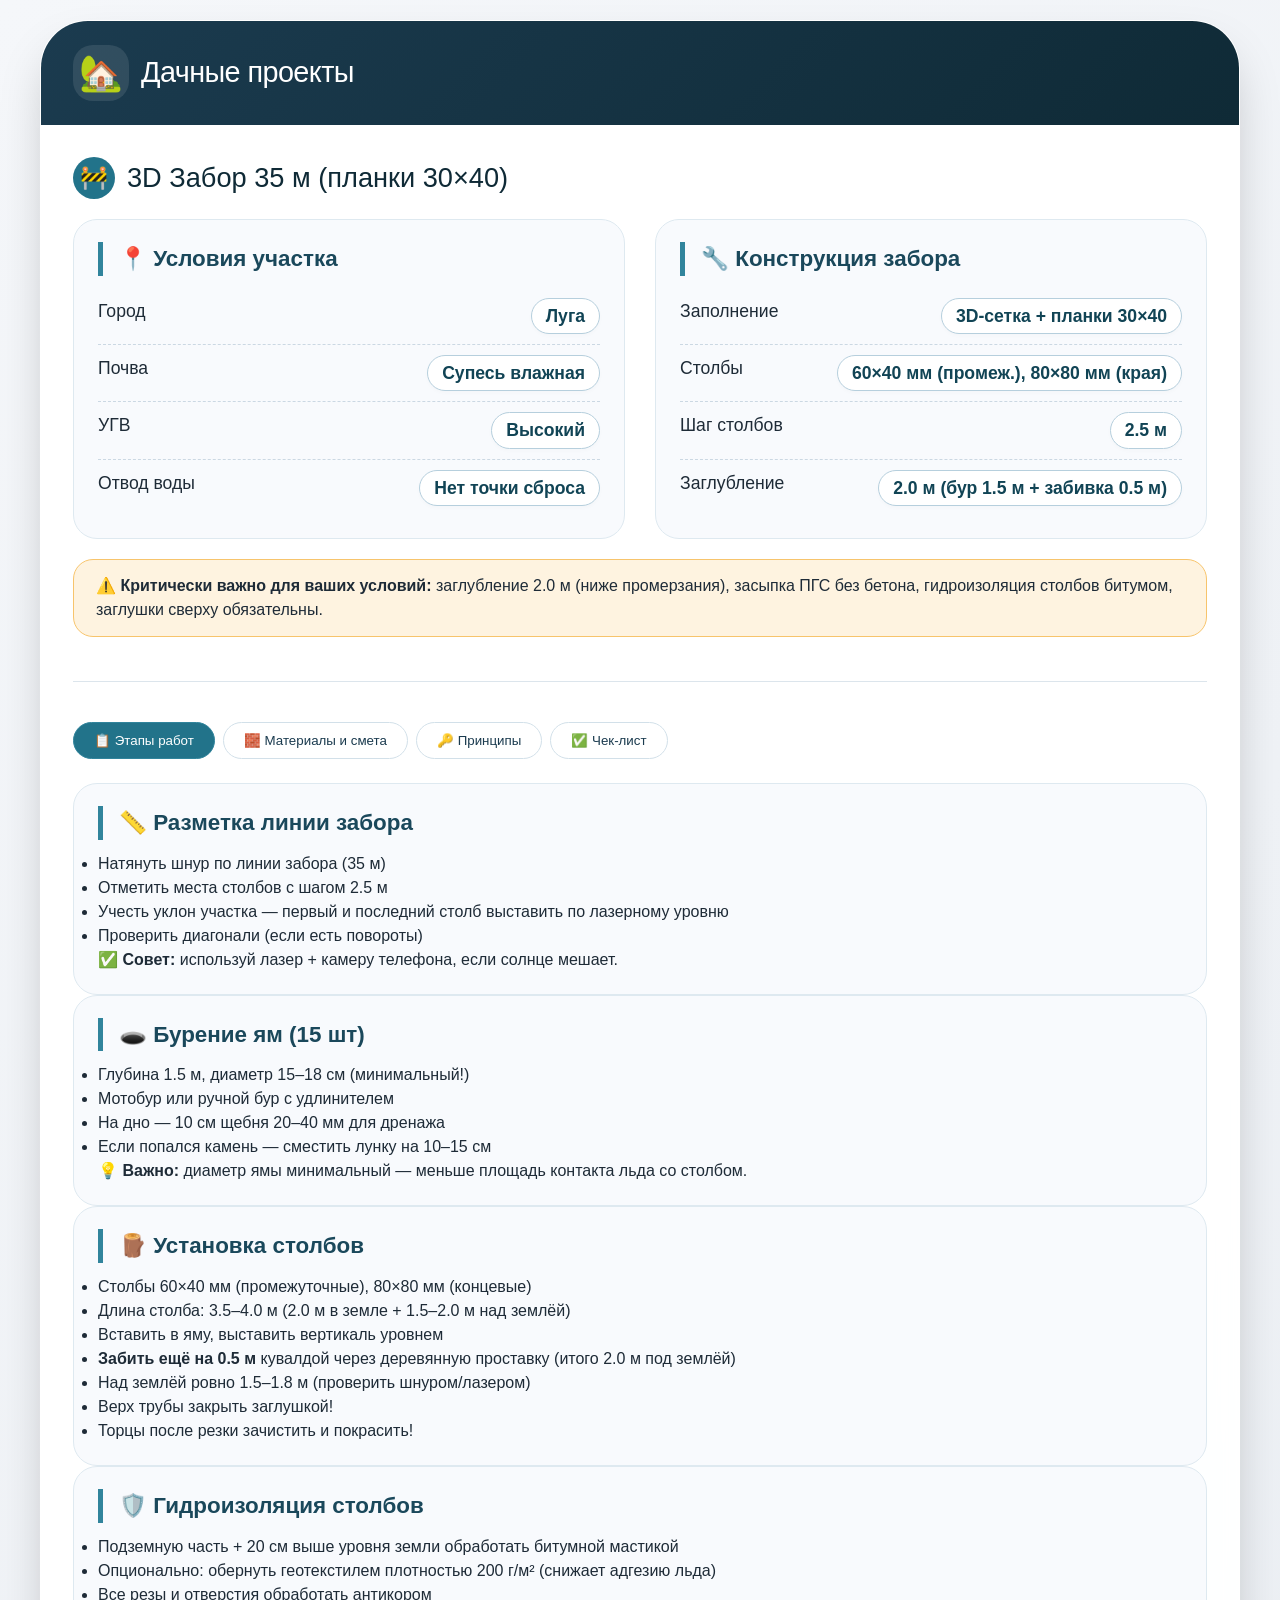
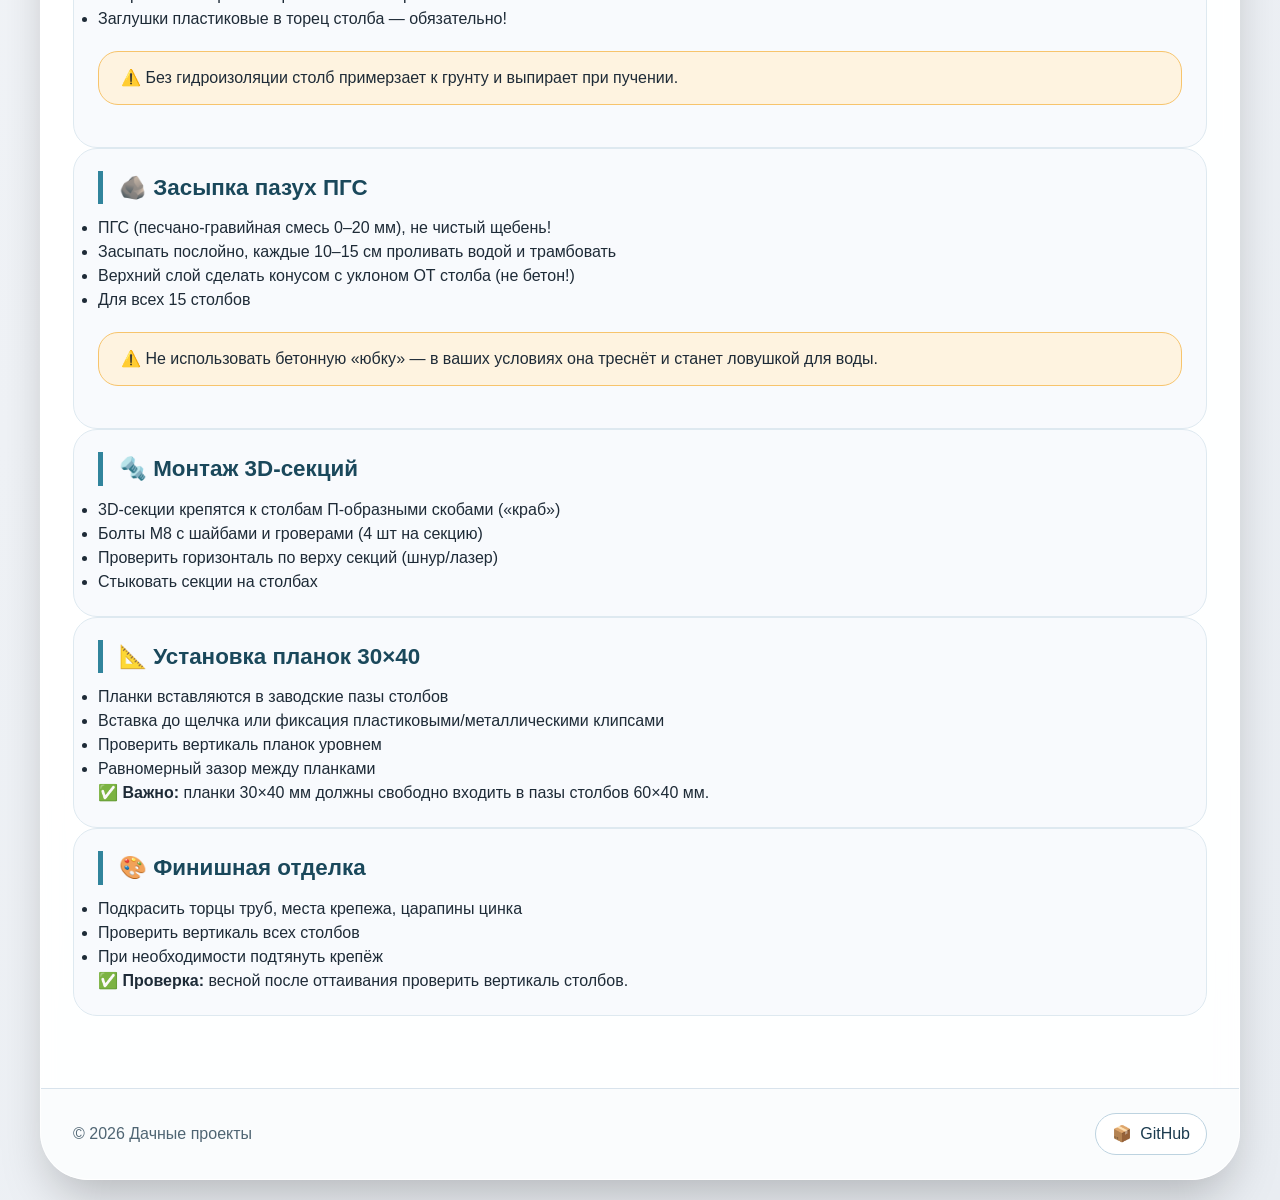
<file: fence2/index.html>
<!DOCTYPE html>
<html lang="ru">
<head>
    <meta charset="UTF-8">
    <meta name="viewport" content="width=device-width, initial-scale=1.0">
    <title>3D Забор 35 м — Луга | Дачные проекты</title>
    <link rel="stylesheet" href="../styles.css">
    <style>
        /* Локальные дополнения для этой страницы */
        .tabs {
            display: flex;
            gap: 8px;
            margin-bottom: 24px;
            flex-wrap: wrap;
        }
        .tab-btn {
            padding: 10px 20px;
            border: 1px solid #d2e0e9;
            background: white;
            border-radius: 40px;
            cursor: pointer;
            font-weight: 500;
            color: #1b3b4f;
            transition: all 0.2s;
        }
        .tab-btn:hover {
            background: #e3f0f7;
            border-color: #31849c;
        }
        .tab-btn.active {
            background: #22738a;
            color: white;
            border-color: #31849c;
        }
        .tab-content {
            display: none;
        }
        .tab-content.active {
            display: block;
        }
        .fence-diagram {
            background: #f8fafd;
            border-radius: 24px;
            padding: 24px;
            margin: 20px 0;
            border: 1px solid #dee9f0;
        }
        .diagram-row {
            display: flex;
            align-items: center;
            justify-content: center;
            gap: 8px;
            margin: 12px 0;
            flex-wrap: wrap;
        }
        .post-end {
            background: #31849c;
            color: white;
            padding: 8px 16px;
            border-radius: 8px;
            font-weight: 600;
            font-size: 0.9rem;
        }
        .post-mid {
            background: #22738a;
            color: white;
            padding: 8px 16px;
            border-radius: 8px;
            font-weight: 600;
            font-size: 0.9rem;
        }
        .section-span {
            background: #e5f0f5;
            color: #04313f;
            padding: 8px 16px;
            border-radius: 8px;
            font-size: 0.9rem;
            flex-grow: 1;
            text-align: center;
            max-width: 120px;
        }
    </style>
</head>
<body>
<div class="container">
    <!-- Шапка -->
    <header class="site-header">
        <div class="logo">
            <a href="../index.html">
                <span class="logo-icon">🏡</span>
                <span>Дачные проекты</span>
            </a>
        </div>
    </header>

    <!-- Контент -->
    <main class="content">
        <!-- Заголовок проекта -->
        <section class="section">
            <h1 class="section-title">
                <span class="step-num">🚧</span>
                3D Забор 35 м (планки 30×40)
            </h1>

            <div class="grid-2col">
                <div class="card">
                    <h3>📍 Условия участка</h3>
                    <ul class="param-list">
                        <li><span>Город</span> <span class="badge">Луга</span></li>
                        <li><span>Почва</span> <span class="badge">Супесь влажная</span></li>
                        <li><span>УГВ</span> <span class="badge">Высокий</span></li>
                        <li><span>Отвод воды</span> <span class="badge">Нет точки сброса</span></li>
                    </ul>
                </div>

                <div class="card">
                    <h3>🔧 Конструкция забора</h3>
                    <ul class="param-list">
                        <li><span>Заполнение</span> <span class="badge">3D-сетка + планки 30×40</span></li>
                        <li><span>Столбы</span> <span class="badge">60×40 мм (промеж.), 80×80 мм (края)</span></li>
                        <li><span>Шаг столбов</span> <span class="badge">2.5 м</span></li>
                        <li><span>Заглубление</span> <span class="badge">2.0 м (бур 1.5 м + забивка 0.5 м)</span></li>
                    </ul>
                </div>
            </div>

            <div class="warning">
                ⚠️ <strong>Критически важно для ваших условий:</strong> заглубление 2.0 м (ниже промерзания), засыпка ПГС без бетона, гидроизоляция столбов битумом, заглушки сверху обязательны.
            </div>
        </section>

        <!-- Вкладки -->
        <section class="section">
            <div class="tabs">
                <button class="tab-btn active" data-tab="tab-stages">📋 Этапы работ</button>
                <button class="tab-btn" data-tab="tab-materials">🧱 Материалы и смета</button>
                <button class="tab-btn" data-tab="tab-principles">🔑 Принципы</button>
                <button class="tab-btn" data-tab="tab-checklist">✅ Чек-лист</button>
            </div>

            <!-- Вкладка 1: Этапы -->
            <div id="tab-stages" class="tab-content active">
                <div class="card">
                    <h3>📏 Разметка линии забора</h3>
                    <ul>
                        <li>Натянуть шнур по линии забора (35 м)</li>
                        <li>Отметить места столбов с шагом 2.5 м</li>
                        <li>Учесть уклон участка — первый и последний столб выставить по лазерному уровню</li>
                        <li>Проверить диагонали (если есть повороты)</li>
                    </ul>
                    <p><strong>✅ Совет:</strong> используй лазер + камеру телефона, если солнце мешает.</p>
                </div>

                <div class="card">
                    <h3>🕳️ Бурение ям (15 шт)</h3>
                    <ul>
                        <li>Глубина 1.5 м, диаметр 15–18 см (минимальный!)</li>
                        <li>Мотобур или ручной бур с удлинителем</li>
                        <li>На дно — 10 см щебня 20–40 мм для дренажа</li>
                        <li>Если попался камень — сместить лунку на 10–15 см</li>
                    </ul>
                    <p><strong>💡 Важно:</strong> диаметр ямы минимальный — меньше площадь контакта льда со столбом.</p>
                </div>

                <div class="card">
                    <h3>🪵 Установка столбов</h3>
                    <ul>
                        <li>Столбы 60×40 мм (промежуточные), 80×80 мм (концевые)</li>
                        <li>Длина столба: 3.5–4.0 м (2.0 м в земле + 1.5–2.0 м над землёй)</li>
                        <li>Вставить в яму, выставить вертикаль уровнем</li>
                        <li><strong>Забить ещё на 0.5 м</strong> кувалдой через деревянную проставку (итого 2.0 м под землёй)</li>
                        <li>Над землёй ровно 1.5–1.8 м (проверить шнуром/лазером)</li>
                        <li>Верх трубы закрыть заглушкой!</li>
                        <li>Торцы после резки зачистить и покрасить!</li>
                    </ul>
                </div>

                <div class="card">
                    <h3>🛡️ Гидроизоляция столбов</h3>
                    <ul>
                        <li>Подземную часть + 20 см выше уровня земли обработать битумной мастикой</li>
                        <li>Опционально: обернуть геотекстилем плотностью 200 г/м² (снижает адгезию льда)</li>
                        <li>Все резы и отверстия обработать антикором</li>
                        <li>Заглушки пластиковые в торец столба — обязательно!</li>
                    </ul>
                    <div class="warning">
                        ⚠️ Без гидроизоляции столб примерзает к грунту и выпирает при пучении.
                    </div>
                </div>

                <div class="card">
                    <h3>🪨 Засыпка пазух ПГС</h3>
                    <ul>
                        <li>ПГС (песчано-гравийная смесь 0–20 мм), не чистый щебень!</li>
                        <li>Засыпать послойно, каждые 10–15 см проливать водой и трамбовать</li>
                        <li>Верхний слой сделать конусом с уклоном ОТ столба (не бетон!)</li>
                        <li>Для всех 15 столбов</li>
                    </ul>
                    <div class="warning">
                        ⚠️ Не использовать бетонную «юбку» — в ваших условиях она треснёт и станет ловушкой для воды.
                    </div>
                </div>

                <div class="card">
                    <h3>🔩 Монтаж 3D-секций</h3>
                    <ul>
                        <li>3D-секции крепятся к столбам П-образными скобами («краб»)</li>
                        <li>Болты М8 с шайбами и гроверами (4 шт на секцию)</li>
                        <li>Проверить горизонталь по верху секций (шнур/лазер)</li>
                        <li>Стыковать секции на столбах</li>
                    </ul>
                </div>

                <div class="card">
                    <h3>📐 Установка планок 30×40</h3>
                    <ul>
                        <li>Планки вставляются в заводские пазы столбов</li>
                        <li>Вставка до щелчка или фиксация пластиковыми/металлическими клипсами</li>
                        <li>Проверить вертикаль планок уровнем</li>
                        <li>Равномерный зазор между планками</li>
                    </ul>
                    <p><strong>✅ Важно:</strong> планки 30×40 мм должны свободно входить в пазы столбов 60×40 мм.</p>
                </div>

                <div class="card">
                    <h3>🎨 Финишная отделка</h3>
                    <ul>
                        <li>Подкрасить торцы труб, места крепежа, царапины цинка</li>
                        <li>Проверить вертикаль всех столбов</li>
                        <li>При необходимости подтянуть крепёж</li>
                    </ul>
                    <p><strong>✅ Проверка:</strong> весной после оттаивания проверить вертикаль столбов.</p>
                </div>
            </div>

            <!-- Вкладка 2: Материалы -->
            <div id="tab-materials" class="tab-content">
                <div class="fence-diagram">
                    <h4>📐 Схема расстановки столбов (35 м)</h4>
                    <div class="diagram-row">
                        <span class="post-end">80×80<br>Конец</span>
                        <span class="section-span">2.5 м</span>
                        <span class="post-mid">60×40</span>
                        <span class="section-span">2.5 м</span>
                        <span class="post-mid">60×40</span>
                        <span class="section-span">...</span>
                        <span class="post-mid">60×40</span>
                        <span class="section-span">2.5 м</span>
                        <span class="post-end">80×80<br>Конец</span>
                    </div>
                    <p style="text-align: center; margin-top: 12px; color: #4f6573;">
                        <strong>15 столбов</strong> (2 концевых 80×80 + 13 промежуточных 60×40) •
                        <strong>14 секций</strong> по 2.5 м = 35 м
                    </p>
                </div>

                <h3>📦 Основные материалы</h3>
                <div class="table-wrap">
                    <table>
                        <thead>
                        <tr>
                            <th>Позиция</th>
                            <th>Кол-во</th>
                            <th>Цена ед.</th>
                            <th>Сумма</th>
                        </tr>
                        </thead>
                        <tbody>
                        <tr>
                            <td>Столбы 60×40 мм, с пазами 30×40</td>
                            <td>13 шт</td>
                            <td>1 586 ₽</td>
                            <td>20 618 ₽</td>
                        </tr>
                        <tr>
                            <td>Столбы 80×80 мм, концевые (усиленные)</td>
                            <td>2 шт</td>
                            <td>~2 800 ₽</td>
                            <td>5 600 ₽</td>
                        </tr>
                        <tr>
                            <td>3D-секции (высота по проекту)</td>
                            <td>14 шт</td>
                            <td>2 097 ₽</td>
                            <td>29 358 ₽</td>
                        </tr>
                        <tr>
                            <td>Планки 30×40 мм (в пазы столбов)</td>
                            <td>по потребности</td>
                            <td>—</td>
                            <td>—</td>
                        </tr>
                        <tr>
                            <td><strong>ИТОГО (основные)</strong></td>
                            <td></td>
                            <td></td>
                            <td><strong>55 576 ₽</strong></td>
                        </tr>
                        </tbody>
                    </table>
                </div>

                <h3>🔧 Расходники</h3>
                <div class="table-wrap">
                    <table>
                        <thead>
                        <tr>
                            <th>Позиция</th>
                            <th>Кол-во</th>
                            <th>Цена</th>
                            <th>Сумма</th>
                        </tr>
                        </thead>
                        <tbody>
                        <tr>
                            <td>Заглушки 60×40 мм пластиковые</td>
                            <td>13 шт</td>
                            <td>~50 ₽</td>
                            <td>650 ₽</td>
                        </tr>
                        <tr>
                            <td>Заглушки 80×80 мм пластиковые</td>
                            <td>2 шт</td>
                            <td>~60 ₽</td>
                            <td>120 ₽</td>
                        </tr>
                        <tr>
                            <td>Скобы «краб» + болты М8 с шайбами</td>
                            <td>~60 шт</td>
                            <td>~30 ₽</td>
                            <td>1 800 ₽</td>
                        </tr>
                        <tr>
                            <td>Битумная мастика (гидроизоляция)</td>
                            <td>2–3 банки</td>
                            <td>~400 ₽</td>
                            <td>1 000 ₽</td>
                        </tr>
                        <tr>
                            <td>ПГС для засыпки (2–3 м³)</td>
                            <td>2.5 м³</td>
                            <td>~1 000 ₽/м³</td>
                            <td>2 500 ₽</td>
                        </tr>
                        <tr>
                            <td>Щебень 20–40 мм (на дно лунок)</td>
                            <td>0.5 м³</td>
                            <td>~1 800 ₽/м³</td>
                            <td>900 ₽</td>
                        </tr>
                        <tr>
                            <td>Антикор для резов и сварки</td>
                            <td>1 баллон</td>
                            <td>~500 ₽</td>
                            <td>500 ₽</td>
                        </tr>
                        <tr>
                            <td><strong>ИТОГО расходники</strong></td>
                            <td></td>
                            <td></td>
                            <td><strong>7 470 ₽</strong></td>
                        </tr>
                        </tbody>
                    </table>
                </div>

                <div class="price-note">
                    <h3>📊 ОБЩАЯ СМЕТА: ~63 000 ₽</h3>
                    <ul>
                        <li>➕ Доставка (столбы 3.5–4 м): ~3 000–5 000 ₽</li>
                        <li>➕ Резерв 5% на ошибки/брак: ~3 000 ₽</li>
                    </ul>
                    <p><strong>🎯 ФИНАЛ: ~66 000–71 000 ₽</strong></p>
                </div>
            </div>

            <!-- Вкладка 3: Принципы -->
            <div id="tab-principles" class="tab-content">
                <div class="grid-2col">
                    <div class="card">
                        <h3>✅ Что делаем</h3>
                        <ul class="param-list">
                            <li><span>Заглубление 2.0 м</span> <span class="badge">бур 1.5 м + забивка 0.5 м</span></li>
                            <li><span>Битум + заглушка</span> <span class="badge">гидроизоляция</span></li>
                            <li><span>ПГС, не бетон</span> <span class="badge">мягкий дренаж</span></li>
                            <li><span>Яма 15–18 см</span> <span class="badge">мин. диаметр</span></li>
                            <li><span>Столбы 60×40 + 80×80</span> <span class="badge">пазы под 30×40</span></li>
                            <li><span>Скобы «краб» М8</span> <span class="badge">надёжный крепёж</span></li>
                            <li><span>Антикор на резы</span> <span class="badge">защита от ржавчины</span></li>
                        </ul>
                    </div>

                    <div class="card">
                        <h3>❌ Чего не делаем</h3>
                        <ul class="param-list">
                            <li><span>Бетонировать столбы</span> <span class="badge">риск выдавливания</span></li>
                            <li><span>Яма 30 см диаметром</span> <span class="badge">слишком большая</span></li>
                            <li><span>Бетонная отмостка</span> <span class="badge">ловушка для льда</span></li>
                            <li><span>Заглубление 1.5 м</span> <span class="badge">недостаточно</span></li>
                            <li><span>Оставлять торцы без защиты</span> <span class="badge">ржавчина!</span></li>
                            <li><span>Трамбовать ПГС плотно</span> <span class="badge">должен быть дренаж</span></li>
                            <li><span>Игнорировать УГВ</span> <span class="badge">вода главный враг</span></li>
                        </ul>
                    </div>
                </div>

                <div class="warning">
                    💡 <strong>Проверка качества:</strong> весной после оттаивания проверить вертикаль столбов. Если есть микро-подъём (1–2 см) — это нормально для пучинистых грунтов, главное что не вырвало.
                </div>
            </div>

            <!-- Вкладка 4: Чек-лист -->
            <div id="tab-checklist" class="tab-content">
                <div class="grid-2col">
                    <div class="card">
                        <h3>📦 Перед заказом материалов</h3>
                        <ul>
                            <li>☐ Проверить пазы столбов: планки 30×40 должны входить свободно</li>
                            <li>☐ Заглушки: 60×40 мм (13 шт) + 80×80 мм (2 шт)</li>
                            <li>☐ Скобы «краб» + болты М8 с шайбами — ~60 шт</li>
                            <li>☐ Битумная мастика — 2–3 банки</li>
                            <li>☐ Антикор для резов — 1 баллон</li>
                            <li>☐ ПГС — 2.5 м³, щебень 20–40 мм — 0.5 м³</li>
                            <li>☐ Резерв: заложить 5% сметы (~3 000 ₽) на брак/ошибки</li>
                            <li>☐ Доставка: столбы 3.5–4 м не влезут в легковую!</li>
                        </ul>
                    </div>

                    <div class="card">
                        <h3>🛠️ Перед началом работ</h3>
                        <ul>
                            <li>☐ Инструмент: бур 15–18 см, кувалда, деревянная проставка</li>
                            <li>☐ Уровень: лазерный нивелир + пузырьковый</li>
                            <li>☐ Трамбовка: ручная или вибро (для ПГС)</li>
                            <li>☐ Шнурка + колышки для разметки</li>
                            <li>☐ Раскрой столбов: 3.5–4.0 м (2.0 м в земле + 1.5–2.0 м над землёй)</li>
                            <li>☐ Защита торцов: зачистить и покрасить все срезы!</li>
                            <li>☐ Погода: лучше август–сентябрь (УГВ ниже)</li>
                        </ul>
                    </div>
                </div>

                <div class="warning">
                    📝 Спецификация подготовлена с учётом геологии участка (Луга, супесь, высокий УГВ, без отвода воды). Актуально на 2026 г.
                </div>
            </div>
        </section>
    </main>

    <!-- Подвал -->
    <footer class="site-footer">
        <div>
            <span>© 2026 Дачные проекты</span>
        </div>
        <a href="https://github.com/arostov/dacha" class="github-corner" target="_blank" rel="noopener">
            <span>📦</span>
            <span>GitHub</span>
        </a>
    </footer>
</div>

<script>
    // Переключение вкладок
    document.querySelectorAll('.tab-btn').forEach(btn => {
        btn.addEventListener('click', () => {
            // Убираем active у всех кнопок и контента
            document.querySelectorAll('.tab-btn').forEach(b => b.classList.remove('active'));
            document.querySelectorAll('.tab-content').forEach(c => c.classList.remove('active'));

            // Добавляем active нажатой кнопке и соответствующему контенту
            btn.classList.add('active');
            document.getElementById(btn.dataset.tab).classList.add('active');
        });
    });
</script>
</body>
</html>
</file>
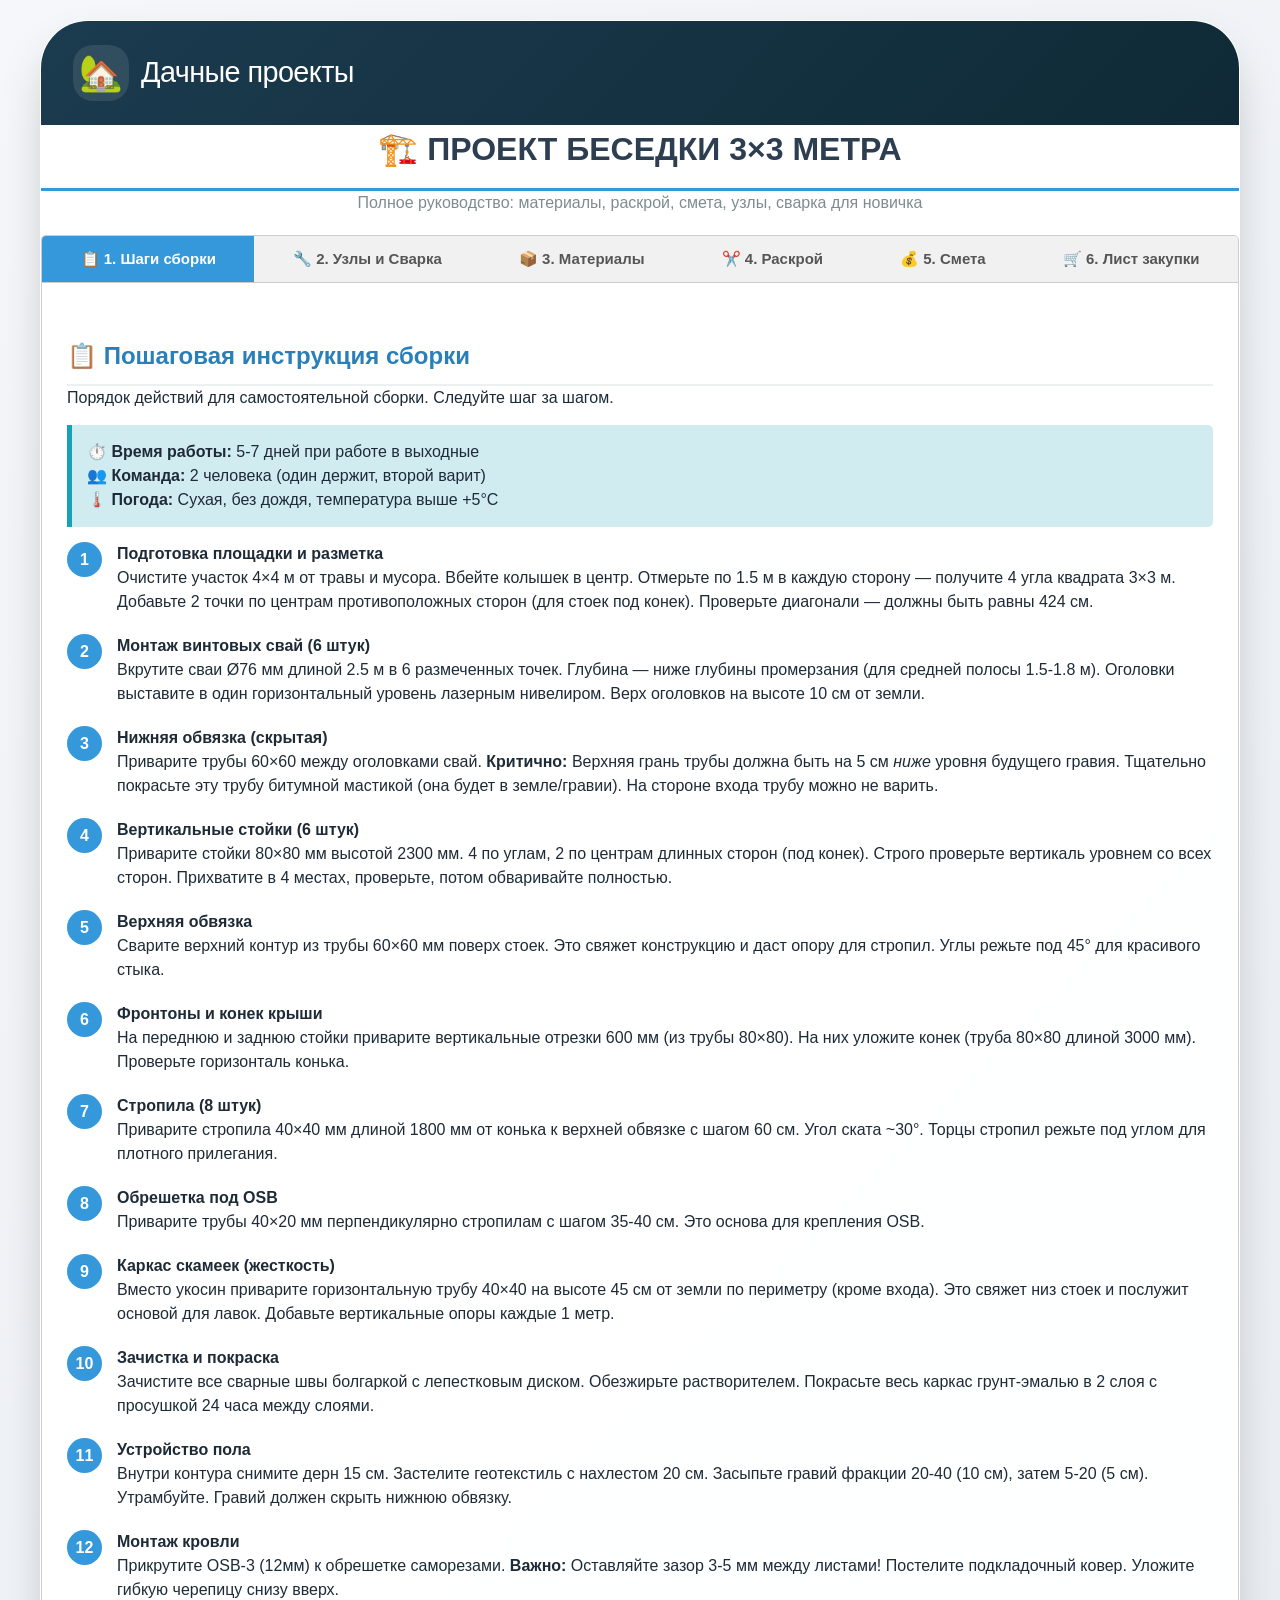
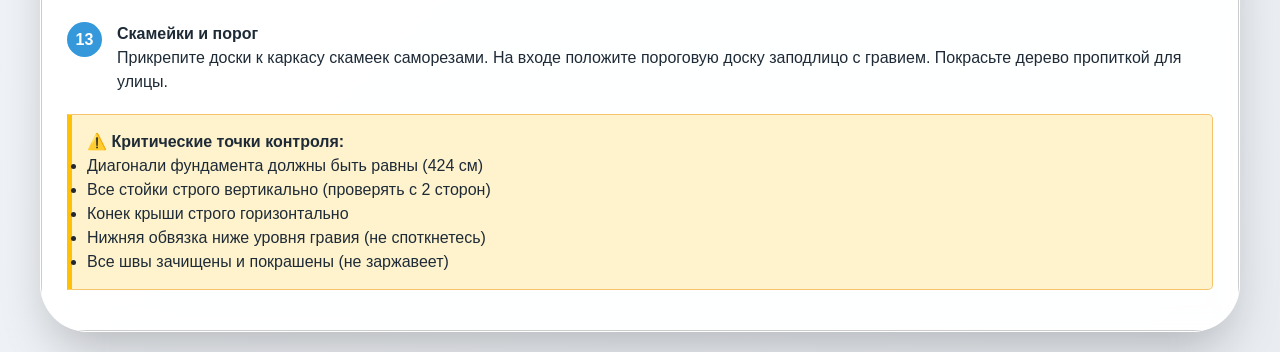
<file: pavilion-steel/index.html>
<!DOCTYPE html>
<html lang="ru">
<head>
    <meta charset="UTF-8">
    <meta name="viewport" content="width=device-width, initial-scale=1.0">
    <title>Проект беседки 3х3м - Полное руководство</title>
    <link rel="stylesheet" href="../styles.css">
    <style>
        h1 {
            text-align: center;
            color: #2c3e50;
            border-bottom: 3px solid #3498db;
            padding-bottom: 15px;
        }
        h2 {
            color: #2980b9;
            border-bottom: 2px solid #ecf0f1;
            padding-bottom: 10px;
            margin-top: 30px;
        }
        h3 {
            color: #16a085;
            margin-top: 25px;
        }

        /* Tabs */
        .tab {
            overflow: hidden;
            border: 1px solid #ccc;
            background-color: #f1f1f1;
            border-radius: 5px 5px 0 0;
            margin-top: 20px;
            display: flex;
            flex-wrap: wrap;
        }
        .tab button {
            background-color: inherit;
            border: none;
            outline: none;
            cursor: pointer;
            padding: 14px 20px;
            transition: 0.3s;
            font-size: 15px;
            font-weight: bold;
            color: #555;
            flex: 1 1 auto;
            text-align: center;
            white-space: nowrap;
        }
        .tab button:hover {
            background-color: #ddd;
        }
        .tab button.active {
            background-color: #3498db;
            color: white;
        }
        .tabcontent {
            display: none;
            padding: 25px;
            border: 1px solid #ccc;
            border-top: none;
            border-radius: 0 0 5px 5px;
            animation: fadeEffect 0.5s;
        }
        @keyframes fadeEffect {
            from {opacity: 0;}
            to {opacity: 1;}
        }

        /* Tables */
        table {
            width: 100%;
            border-collapse: collapse;
            margin: 20px 0;
            font-size: 14px;
        }
        table, th, td {
            border: 1px solid #ddd;
        }
        th {
            background-color: #34495e;
            color: white;
            padding: 12px;
            text-align: left;
        }
        td {
            padding: 10px;
        }
        tr:nth-child(even) {
            background-color: #f9f9f9;
        }
        tr:hover {
            background-color: #f1f1f1;
        }

        /* Alerts */
        .warning {
            background-color: #fff3cd;
            border-left: 5px solid #ffc107;
            padding: 15px;
            margin: 15px 0;
            border-radius: 0 5px 5px 0;
        }
        .success {
            background-color: #d4edda;
            border-left: 5px solid #28a745;
            padding: 15px;
            margin: 15px 0;
            border-radius: 0 5px 5px 0;
        }
        .info {
            background-color: #d1ecf1;
            border-left: 5px solid #17a2b8;
            padding: 15px;
            margin: 15px 0;
            border-radius: 0 5px 5px 0;
        }

        /* Cutting diagram */
        .cut-diagram {
            background: #f8f9fa;
            border: 2px solid #dee2e6;
            padding: 15px;
            margin: 10px 0;
            border-radius: 5px;
            font-family: monospace;
        }
        .pipe-segment {
            display: inline-block;
            background: #3498db;
            color: white;
            padding: 5px 10px;
            margin: 3px;
            border-radius: 3px;
            font-size: 12px;
        }
        .pipe-waste {
            display: inline-block;
            background: #e74c3c;
            color: white;
            padding: 5px 10px;
            margin: 3px;
            border-radius: 3px;
            font-size: 12px;
        }

        .total-row {
            background-color: #2c3e50 !important;
            color: white;
            font-weight: bold;
        }

        .checklist li {
            margin-bottom: 8px;
            padding-left: 25px;
            position: relative;
            list-style: none;
        }
        .checklist li::before {
            content: "☐";
            position: absolute;
            left: 0;
            color: #3498db;
            font-size: 18px;
        }

        .step-list {
            counter-reset: step;
            list-style: none;
            padding: 0;
        }
        .step-list li {
            position: relative;
            padding-left: 50px;
            margin-bottom: 20px;
        }
        .step-list li::before {
            counter-increment: step;
            content: counter(step);
            position: absolute;
            left: 0;
            top: 0;
            width: 35px;
            height: 35px;
            background: #3498db;
            color: white;
            text-align: center;
            line-height: 35px;
            border-radius: 50%;
            font-weight: bold;
        }

        .node-box {
            border: 1px solid #e0e0e0;
            padding: 15px;
            margin-bottom: 20px;
            border-radius: 5px;
            background: #fafafa;
        }
        .node-title {
            font-weight: bold;
            font-size: 1.1em;
            color: #d35400;
            margin-bottom: 10px;
            display: block;
        }

        code {
            background: #eee;
            padding: 2px 6px;
            border-radius: 3px;
            font-family: 'Consolas', monospace;
            color: #c0392b;
        }

        .ascii-diagram {
            background: #1e1e1e;
            color: #00ff00;
            padding: 15px;
            border-radius: 5px;
            font-family: monospace;
            font-size: 12px;
            overflow-x: auto;
            margin: 15px 0;
        }

        @media (max-width: 768px) {
            .tab button {
                flex: 1 1 100%;
            }
            table {
                font-size: 12px;
            }
            td, th {
                padding: 6px;
            }
        }
    </style>
</head>
<body>

<div class="container">
    <!-- Шапка -->
    <header class="site-header">
        <div class="logo">
            <a href="../index.html">
                <span class="logo-icon">🏡</span>
                <span>Дачные проекты</span>
            </a>
        </div>
    </header>
    <h1>🏗️ ПРОЕКТ БЕСЕДКИ 3×3 МЕТРА</h1>
    <p style="text-align: center; color: #7f8c8d;">Полное руководство: материалы, раскрой, смета, узлы, сварка для новичка</p>

    <div class="tab">
        <button class="tablinks active" onclick="openTab(event, 'Steps')">📋 1. Шаги сборки</button>
        <button class="tablinks" onclick="openTab(event, 'Nodes')">🔧 2. Узлы и Сварка</button>
        <button class="tablinks" onclick="openTab(event, 'Materials')">📦 3. Материалы</button>
        <button class="tablinks" onclick="openTab(event, 'Cutting')">✂️ 4. Раскрой</button>
        <button class="tablinks" onclick="openTab(event, 'Budget')">💰 5. Смета</button>
        <button class="tablinks" onclick="openTab(event, 'Shopping')">🛒 6. Лист закупки</button>
    </div>

    <!-- TAB 1: STEPS -->
    <div id="Steps" class="tabcontent" style="display: block;">
        <h2>📋 Пошаговая инструкция сборки</h2>
        <p>Порядок действий для самостоятельной сборки. Следуйте шаг за шагом.</p>

        <div class="info">
            <strong>⏱️ Время работы:</strong> 5-7 дней при работе в выходные<br>
            <strong>👥 Команда:</strong> 2 человека (один держит, второй варит)<br>
            <strong>🌡️ Погода:</strong> Сухая, без дождя, температура выше +5°C
        </div>

        <ul class="step-list">
            <li>
                <strong>Подготовка площадки и разметка</strong><br>
                Очистите участок 4×4 м от травы и мусора. Вбейте колышек в центр. Отмерьте по 1.5 м в каждую сторону — получите 4 угла квадрата 3×3 м. Добавьте 2 точки по центрам противоположных сторон (для стоек под конек). Проверьте диагонали — должны быть равны 424 см.
            </li>
            <li>
                <strong>Монтаж винтовых свай (6 штук)</strong><br>
                Вкрутите сваи Ø76 мм длиной 2.5 м в 6 размеченных точек. Глубина — ниже глубины промерзания (для средней полосы 1.5-1.8 м). Оголовки выставите в один горизонтальный уровень лазерным нивелиром. Верх оголовков на высоте 10 см от земли.
            </li>
            <li>
                <strong>Нижняя обвязка (скрытая)</strong><br>
                Приварите трубы 60×60 между оголовками свай. <strong>Критично:</strong> Верхняя грань трубы должна быть на 5 см <em>ниже</em> уровня будущего гравия. Тщательно покрасьте эту трубу битумной мастикой (она будет в земле/гравии). На стороне входа трубу можно не варить.
            </li>
            <li>
                <strong>Вертикальные стойки (6 штук)</strong><br>
                Приварите стойки 80×80 мм высотой 2300 мм. 4 по углам, 2 по центрам длинных сторон (под конек). Строго проверьте вертикаль уровнем со всех сторон. Прихватите в 4 местах, проверьте, потом обваривайте полностью.
            </li>
            <li>
                <strong>Верхняя обвязка</strong><br>
                Сварите верхний контур из трубы 60×60 мм поверх стоек. Это свяжет конструкцию и даст опору для стропил. Углы режьте под 45° для красивого стыка.
            </li>
            <li>
                <strong>Фронтоны и конек крыши</strong><br>
                На переднюю и заднюю стойки приварите вертикальные отрезки 600 мм (из трубы 80×80). На них уложите конек (труба 80×80 длиной 3000 мм). Проверьте горизонталь конька.
            </li>
            <li>
                <strong>Стропила (8 штук)</strong><br>
                Приварите стропила 40×40 мм длиной 1800 мм от конька к верхней обвязке с шагом 60 см. Угол ската ~30°. Торцы стропил режьте под углом для плотного прилегания.
            </li>
            <li>
                <strong>Обрешетка под OSB</strong><br>
                Приварите трубы 40×20 мм перпендикулярно стропилам с шагом 35-40 см. Это основа для крепления OSB.
            </li>
            <li>
                <strong>Каркас скамеек (жесткость)</strong><br>
                Вместо укосин приварите горизонтальную трубу 40×40 на высоте 45 см от земли по периметру (кроме входа). Это свяжет низ стоек и послужит основой для лавок. Добавьте вертикальные опоры каждые 1 метр.
            </li>
            <li>
                <strong>Зачистка и покраска</strong><br>
                Зачистите все сварные швы болгаркой с лепестковым диском. Обезжирьте растворителем. Покрасьте весь каркас грунт-эмалью в 2 слоя с просушкой 24 часа между слоями.
            </li>
            <li>
                <strong>Устройство пола</strong><br>
                Внутри контура снимите дерн 15 см. Застелите геотекстиль с нахлестом 20 см. Засыпьте гравий фракции 20-40 (10 см), затем 5-20 (5 см). Утрамбуйте. Гравий должен скрыть нижнюю обвязку.
            </li>
            <li>
                <strong>Монтаж кровли</strong><br>
                Прикрутите OSB-3 (12мм) к обрешетке саморезами. <strong>Важно:</strong> Оставляйте зазор 3-5 мм между листами! Постелите подкладочный ковер. Уложите гибкую черепицу снизу вверх.
            </li>
            <li>
                <strong>Скамейки и порог</strong><br>
                Прикрепите доски к каркасу скамеек саморезами. На входе положите пороговую доску заподлицо с гравием. Покрасьте дерево пропиткой для улицы.
            </li>
        </ul>

        <div class="warning">
            <strong>⚠️ Критические точки контроля:</strong>
            <ul>
                <li>Диагонали фундамента должны быть равны (424 см)</li>
                <li>Все стойки строго вертикально (проверять с 2 сторон)</li>
                <li>Конек крыши строго горизонтально</li>
                <li>Нижняя обвязка ниже уровня гравия (не споткнетесь)</li>
                <li>Все швы зачищены и покрашены (не заржавеет)</li>
            </ul>
        </div>
    </div>

    <!-- TAB 2: NODES -->
    <div id="Nodes" class="tabcontent">
        <h2>🔧 Сборка узлов и Инструкция по сварке</h2>
        <p>Подробное описание каждого узла и гайд по сварке для новичка.</p>

        <div class="node-box">
            <span class="node-title">Узел 1: Стык Сваи и Стойки (САМЫЙ ВАЖНЫЙ!)</span>
            <p>Это место держит весь вес. На пучинистом грунте его может вырвать или сдвинуть.</p>
            <ul>
                <li><strong>Подготовка:</strong> Очистите площадку оголовка и торец стойки 80×80 до блеска болгаркой.</li>
                <li><strong>Позиционирование:</strong> Поставьте стойку ровно по центру оголовка. Прихватите в 4 местах (по углам).</li>
                <li><strong>Проверка:</strong> Проверьте вертикаль уровнем с двух перпендикулярных сторон. Только после этого варите начисто.</li>
                <li><strong>Сварка:</strong> Проходите шов по всему периметру (360 градусов). Не делайте просто «точки» по углам!</li>
                <li><strong>Усиление:</strong> Если сомневаетесь в качестве шва, приварите треугольные косынки (из обрезков металла) между стойкой и площадкой оголовка с 4 сторон.</li>
                <li><strong>Контроль:</strong> Постучите молотком по шву. Звук должен быть звонкий, не дребезжащий.</li>
            </ul>
        </div>

        <div class="node-box">
            <span class="node-title">Узел 2: Углы нижней и верхней обвязки</span>
            <p>Стык труб под 90 градусов. Должен быть прочным и ровным.</p>
            <ul>
                <li><strong>Резка:</strong> Торцуйте трубы строго под 45 градусов для красивого стыка в углу. Используйте стусло или угольник.</li>
                <li><strong>Прихватка:</strong> Сложите угол, проверьте 90° угольником, прихватите в 2-3 местах.</li>
                <li><strong>Провар:</strong> Главная ошибка новичков — проварить только снаружи. Обязательно проварите стык <strong>изнутри</strong> угла, если есть доступ.</li>
                <li><strong>Геометрия:</strong> Перед окончательной сваркой всех 4 углов измерьте диагонали беседки. Они должны быть равны (424 см). Иначе крыша ляжет криво.</li>
                <li><strong>Зачистка:</strong> После сварки зачистите шов заподлицо — будет красиво и краска ляжет лучше.</li>
            </ul>
        </div>

        <div class="node-box">
            <span class="node-title">Узел 3: «Невидимый» пол (Вход без порога)</span>
            <p>Чтобы не спотыкаться и не было «камеры пыток».</p>
            <ul>
                <li>Нижняя труба обвязки (60×60) приваривается между сваями.</li>
                <li>Её верхняя грань должна быть <strong>ниже</strong> уровня земли на 5 см.</li>
                <li>Трубу густо мажем битумом/резиновой краской в 2 слоя.</li>
                <li>Сверху засыпаем гравий. Металл оказывается «в теле» пола.</li>
                <li>На самом входе трубу можно вообще не ставить (если конек усилен), либо закрыть деревянной планкой заподлицо с гравием.</li>
                <li>По периметру установите уголок 50×50 как бортик — гравий не будет рассыпаться.</li>
            </ul>
        </div>

        <div class="node-box">
            <span class="node-title">Узел 4: Конек и стропила</span>
            <p>Крыша должна выдержать снег и ветер.</p>
            <ul>
                <li><strong>Конек:</strong> Труба 80×80 мм, опирается на фронтоны (вертикальные отрезки 600 мм).</li>
                <li><strong>Стропила:</strong> Труба 40×40 мм, режется под углом ~30° для стыковки с коньком.</li>
                <li><strong>Шаг:</strong> 60 см между стропилами (под размер OSB 1250 мм — ляжет на 3 стропила).</li>
                <li><strong>Крепление:</strong> Приваривать с двух сторон стропила к коньку и к обвязке.</li>
                <li><strong>Обрешетка:</strong> Труба 40×20 мм, шаг 35-40 см, перпендикулярно стропилам.</li>
            </ul>
        </div>

        <div class="node-box">
            <span class="node-title">Узел 5: Каркас скамеек (вместо укосин)</span>
            <p>Держит низ стоек и служит для сидения.</p>
            <ul>
                <li><strong>Высота:</strong> 45 см от уровня гравия (стандартная высота сиденья).</li>
                <li><strong>Труба:</strong> 40×40 мм, проходит по периметру кроме входа.</li>
                <li><strong>Опоры:</strong> Вертикальные отрезки каждые 1 метр от нижней обвязки к каркасу скамьи.</li>
                <li><strong>Доски:</strong> Крепятся сверху саморезами по дереву 70 мм.</li>
            </ul>
        </div>

        <hr>

        <h3>🛠 ГАЙД ПО СВАРКЕ ДЛЯ НОВИЧКА</h3>
        <p>Если вы варите впервые, прочтите это внимательно. Безопасность прежде всего!</p>

        <div class="warning">
            <strong>⚠️ Техника безопасности:</strong>
            <ul>
                <li>Маска-хамелеон — обязательно (защита глаз от ультрафиолета)</li>
                <li>Краги (сварочные перчатки) — защита рук от ожогов</li>
                <li>Закрытая одежда из хлопка — синтетика плавится и прилипает</li>
                <li>Обувь закрытая — никакие шлепанцы!</li>
                <li>Огнетушитель рядом — на случай возгорания</li>
                <li>Не варите под дождем — удар током!</li>
            </ul>
        </div>

        <div class="success">
            <strong>Шаг 1: Подготовка металла</strong><br>
            Ржавчина, краска, масло — враги сварки. Шов отвалится, если варить по ржавчине. Зачистите место сварки болгаркой с лепестковым диском до белого металла на 2-3 см от стыка. Обезжирьте растворителем.
        </div>

        <div class="info">
            <strong>Шаг 2: Настройка сварочного аппарата (инвертор)</strong><br>
            Для электродов 3 мм (самые ходовые для беседки) ставьте ток <strong>90–110 Ампер</strong>.<br>
            Для электродов 2.5 мм (тонкий металл) ставьте <strong>70–80 Ампер</strong>.<br>
            <em>Совет:</em> Потренируйтесь на обрезках труб. Если электрод липнет — добавьте ток. Если прожигает дыры — убавьте.
        </div>

        <p><strong>Шаг 3: Техника розжига и ведения дуги</strong></p>
        <ol>
            <li><strong>Розжиг:</strong> Чиркните электродом по металлу как спичкой. Не тыкайте сильно, иначе прилипнет. Если прилип — резко отведите в сторону, отломите.</li>
            <li><strong>Зазор:</strong> Держите электрод на расстоянии 2-3 мм от металла. Если прижмете сильно — погаснет дуга. Если далеко — дуга оборвется.</li>
            <li><strong>Угол:</strong> Держите электрод под углом 45-60 градусов к шву, наклоном «на себя» (чтобы видеть ванну расплава).</li>
            <li><strong>Движение:</strong> Ведите электрод медленно и равномерно вдоль стыка. Делайте небольшие колебательные движения (вправо-влево «ёлочкой»), чтобы шов был шире и надежнее.</li>
            <li><strong>Скорость:</strong> Если вести слишком быстро — шов будет тонким и слабым (непровар). Если слишком медленно — металл прожжется насквозь.</li>
            <li><strong>Ванна:</strong> Следите за расплавленной ванной металла. Она должна быть одинакового размера по всей длине шва.</li>
        </ol>

        <p><strong>Шаг 4: Порядок сварки каркаса</strong></p>
        <ol>
            <li><strong>Прихватки:</strong> Сначала сделайте прихватки (точки сварки 2-3 см) во всех узлах. Это зафиксирует геометрию.</li>
            <li><strong>Проверка:</strong> Проверьте все размеры, диагонали, вертикали. Исправьте пока легко.</li>
            <li><strong>Обварка:</strong> Обваривайте швы полностью. Начинайте с углов, потом переходите к длинным швам.</li>
            <li><strong>Охлаждение:</strong> Не поливайте водой горячий металл — появятся трещины! Пусть остывает естественно.</li>
        </ol>

        <p><strong>Шаг 5: Очистка и контроль шва</strong></p>
        <ol>
            <li>Отбейте шлак молотком сразу после сварки.</li>
            <li>Зачистите шов лепестковым диском.</li>
            <li>Осмотрите шов: должен быть равномерным, без дырок (пор) и трещин.</li>
            <li>Простучите молотком: звук должен быть звонкий, не дребезжащий.</li>
            <li>Если есть дефекты — зачистите и заварите повторно.</li>
        </ol>

        <div class="ascii-diagram">
<pre>
Правильный шов:          Неправильные швы:
   ══════════              ═══   ═══        ══════════
  ╱          ╲            ╱         ╲      ╱          ╲
 ╱            ╲          ╱           ╲    ╱            ╲
────────────────        ──────────    ────    ────────────
 (равномерный)          (непровар)   (поры)   (подрезы)
</pre>
        </div>

        <div class="success">
            <strong>💡 Главные секреты новичка:</strong>
            <ul>
                <li>Лучше сделать много коротких швов («прихваток») по всему периметру, проверить геометрию, и только потом обваривать начисто.</li>
                <li>Не пытайтесь сделать идеальный шов с первого раза. Лучше два прохода, чем один плохой.</li>
                <li>Если труба тонкая (2 мм) — варите короткими швами по 3-5 см с перерывами (чтобы не прожечь).</li>
                <li>Электроды храните в сухом месте. Влажные электроды = плохой шов.</li>
                <li>Потренируйтесь на обрезках 1-2 часа перед основной работой.</li>
            </ul>
        </div>
    </div>

    <!-- TAB 3: MATERIALS -->
    <div id="Materials" class="tabcontent">
        <h2>📦 Полный список материалов</h2>
        <p>Все позиции для покупки. Берите с запасом 5-10% на брак и ошибки.</p>

        <h3>1. Фундамент</h3>
        <table>
            <thead>
            <tr>
                <th>№</th>
                <th>Наименование</th>
                <th>Размер</th>
                <th>Кол-во</th>
                <th>Примечание</th>
            </tr>
            </thead>
            <tbody>
            <tr>
                <td>1.1</td>
                <td>Свая винтовая</td>
                <td>Ø76 мм, L=2500 мм, лопасть 300 мм</td>
                <td>6 шт</td>
                <td>Сталь Ст3, толщина стенки 3.5-4 мм</td>
            </tr>
            <tr>
                <td>1.2</td>
                <td>Оголовок сваи</td>
                <td>200×200 мм, высота 70 мм</td>
                <td>6 шт</td>
                <td>Толщина пластины 4 мм</td>
            </tr>
            <tr>
                <td>1.3</td>
                <td>Мастика битумная</td>
                <td>2.5 кг</td>
                <td>2 ведра</td>
                <td>Для гидроизоляции свай и нижней обвязки</td>
            </tr>
            </tbody>
        </table>

        <h3>2. Металлопрокат (Трубы профильные)</h3>
        <div class="info">
            <strong>Важно:</strong> Покупайте трубы длиной 6 метров (стандарт). Толщина стенки указана минимальная. Лучше брать с запасом (3 мм вместо 2 мм).
        </div>
        <table>
            <thead>
            <tr>
                <th>№</th>
                <th>Наименование</th>
                <th>Сечение</th>
                <th>Толщина стенки</th>
                <th>Общая длина</th>
                <th>Кол-во хлыстов (6м)</th>
            </tr>
            </thead>
            <tbody>
            <tr>
                <td>2.1</td>
                <td>Труба профильная (Стойки + Конек)</td>
                <td>80×80 мм</td>
                <td>3 мм</td>
                <td>16.8 м</td>
                <td><strong>3 хлыста</strong></td>
            </tr>
            <tr>
                <td>2.2</td>
                <td>Труба профильная (Обвязка)</td>
                <td>60×60 мм</td>
                <td>3 мм</td>
                <td>24 м</td>
                <td><strong>4 хлыста</strong></td>
            </tr>
            <tr>
                <td>2.3</td>
                <td>Труба профильная (Стропила + Скамьи)</td>
                <td>40×40 мм</td>
                <td>2 мм</td>
                <td>26 м</td>
                <td><strong>5 хлыстов</strong></td>
            </tr>
            <tr>
                <td>2.4</td>
                <td>Труба профильная (Обрешетка кровли)</td>
                <td>40×20 мм</td>
                <td>2 мм</td>
                <td>21 м</td>
                <td><strong>4 хлыста</strong></td>
            </tr>
            </tbody>
            <tr class="total-row">
                <td colspan="5">ВСЕГО ТРУБ:</td>
                <td>16 хлыстов по 6 метров</td>
            </tr>
        </table>

        <h3>3. Кровля</h3>
        <table>
            <thead>
            <tr>
                <th>№</th>
                <th>Наименование</th>
                <th>Размер</th>
                <th>Кол-во</th>
                <th>Примечание</th>
            </tr>
            </thead>
            <tbody>
            <tr>
                <td>3.1</td>
                <td>OSB-3 (влагостойкая)</td>
                <td>2500×1250×12 мм</td>
                <td>5 листов</td>
                <td>Площадь 15.6 м² (с запасом на обрезки)</td>
            </tr>
            <tr>
                <td>3.2</td>
                <td>Гибкая черепица</td>
                <td>Упаковка 3 м²</td>
                <td>5 упаковок</td>
                <td>15 м² + 1 уп. на конек</td>
            </tr>
            <tr>
                <td>3.3</td>
                <td>Подкладочный ковер</td>
                <td>1×15 м</td>
                <td>1 рулон</td>
                <td>Площадь 15 м²</td>
            </tr>
            <tr>
                <td>3.4</td>
                <td>Коньково-карнизная черепица</td>
                <td>Упаковка</td>
                <td>2 упаковки</td>
                <td>На конек и свесы</td>
            </tr>
            <tr>
                <td>3.5</td>
                <td>Гвозди ершеные для OSB</td>
                <td>3.0×50 мм</td>
                <td>1 кг</td>
                <td>Оцинкованные</td>
            </tr>
            <tr>
                <td>3.6</td>
                <td>Саморезы кровельные</td>
                <td>4.8×29 мм, EPDM</td>
                <td>200 шт</td>
                <td>В цвет черепицы</td>
            </tr>
            <tr>
                <td>3.7</td>
                <td>Саморезы по металлу</td>
                <td>4.2×16 мм</td>
                <td>300 шт</td>
                <td>Для крепления OSB к стропилам</td>
            </tr>
            </tbody>
        </table>

        <h3>4. Пол и Геоматериалы</h3>
        <table>
            <thead>
            <tr>
                <th>№</th>
                <th>Наименование</th>
                <th>Размер</th>
                <th>Кол-во</th>
                <th>Примечание</th>
            </tr>
            </thead>
            <tbody>
            <tr>
                <td>4.1</td>
                <td>Геотекстиль</td>
                <td>Плотность 200 г/м²</td>
                <td>20 м²</td>
                <td>Рулон 2×10 м или 1.6×15 м</td>
            </tr>
            <tr>
                <td>4.2</td>
                <td>Гравий (щебень) фракция 20-40</td>
                <td>-</td>
                <td>1.5 тонны</td>
                <td>Основной слой</td>
            </tr>
            <tr>
                <td>4.3</td>
                <td>Гравий (щебень) фракция 5-20</td>
                <td>-</td>
                <td>1 тонна</td>
                <td>Верхний слой</td>
            </tr>
            <tr>
                <td>4.4</td>
                <td>Уголок стальной (бортик)</td>
                <td>50×50×4 мм</td>
                <td>14 метров</td>
                <td>По периметру + запас</td>
            </tr>
            </tbody>
        </table>

        <h3>5. Расходные материалы для сварки и покраски</h3>
        <table>
            <thead>
            <tr>
                <th>№</th>
                <th>Наименование</th>
                <th>Размер</th>
                <th>Кол-во</th>
                <th>Примечание</th>
            </tr>
            </thead>
            <tbody>
            <tr>
                <td>5.1</td>
                <td>Электроды сварочные</td>
                <td>Ø3 мм, УОНИ или МР-3</td>
                <td>5 кг</td>
                <td>На 16 хлыстов труб с запасом</td>
            </tr>
            <tr>
                <td>5.2</td>
                <td>Диски отрезные по металлу</td>
                <td>125 мм (1.6 мм)</td>
                <td>25 шт</td>
                <td>Много не бывает, ломаются</td>
            </tr>
            <tr>
                <td>5.3</td>
                <td>Диски зачистные (лепестковые)</td>
                <td>125 мм, зерно 40-60</td>
                <td>10 шт</td>
                <td>Для зачистки швов</td>
            </tr>
            <tr>
                <td>5.4</td>
                <td>Грунт-эмаль по металлу</td>
                <td>2.5 кг</td>
                <td>2 ведра (5 л)</td>
                <td>3 в 1 (грунт+антиржав+эмаль)</td>
            </tr>
            <tr>
                <td>5.5</td>
                <td>Растворитель 646</td>
                <td>0.5 л</td>
                <td>2 бутылки</td>
                <td>Для обезжиривания и очистки</td>
            </tr>
            <tr>
                <td>5.6</td>
                <td>Кисти малярные</td>
                <td>50 мм, 75 мм</td>
                <td>4 шт</td>
                <td>Дешевые, на выброс</td>
            </tr>
            </tbody>
        </table>

        <h3>6. Дерево (Скамейки и порог)</h3>
        <table>
            <thead>
            <tr>
                <th>№</th>
                <th>Наименование</th>
                <th>Размер</th>
                <th>Кол-во</th>
                <th>Примечание</th>
            </tr>
            </thead>
            <tbody>
            <tr>
                <td>6.1</td>
                <td>Доска строганая (сосна/лиственница)</td>
                <td>100×40 мм</td>
                <td>6 штук по 3м</td>
                <td>На сиденья скамеек</td>
            </tr>
            <tr>
                <td>6.2</td>
                <td>Доска пороговая (лиственница/дуб)</td>
                <td>150×40 мм</td>
                <td>2 штуки по 3м</td>
                <td>На входную группу</td>
            </tr>
            <tr>
                <td>6.3</td>
                <td>Саморезы по дереву</td>
                <td>4.5×70 мм</td>
                <td>100 шт</td>
                <td>Оцинкованные</td>
            </tr>
            <tr>
                <td>6.4</td>
                <td>Пропитка для дерева</td>
                <td>2.5 л</td>
                <td>1 банка</td>
                <td>Для улицы, с УФ-защитой</td>
            </tr>
            </tbody>
        </table>
    </div>

    <!-- TAB 4: CUTTING -->
    <div id="Cutting" class="tabcontent">
        <h2>✂️ Раскрой труб (Карта резки)</h2>
        <p>Оптимизированный раскрой для минимизации отходов. Все размеры в миллиметрах.</p>

        <div class="info">
            <strong>Важно:</strong> При резке учитывайте толщину диска (2-3 мм). Разметку делайте с учетом этого. Все размеры даны в чистоте.
        </div>

        <h3>Труба 80×80×3 мм (3 хлыста по 6м)</h3>

        <div class="cut-diagram">
            <strong>Хлыст №1:</strong> Стойки (6 шт по 2300 мм)<br>
            <span class="pipe-segment">2300</span><span class="pipe-segment">2300</span><span class="pipe-segment">2300</span><span class="pipe-waste">Отход 900</span><br>
            <em>Итого: 3 стойки + 900 мм отход</em>
        </div>

        <div class="cut-diagram">
            <strong>Хлыст №2:</strong> Стойки (3 шт) + Конек (1 шт)<br>
            <span class="pipe-segment">2300</span><span class="pipe-segment">2300</span><span class="pipe-segment">2300</span><span class="pipe-segment">3000</span><span class="pipe-waste">Отход 100</span><br>
            <em>Итого: 3 стойки + конек 3000 мм + 100 мм отход</em>
        </div>

        <div class="cut-diagram">
            <strong>Хлыст №3:</strong> Фронтонные стойки под конек<br>
            <span class="pipe-segment">600</span><span class="pipe-segment">600</span><span class="pipe-segment">600</span><span class="pipe-segment">600</span><span class="pipe-segment">600</span><span class="pipe-segment">600</span><span class="pipe-waste">Отход 2400</span><br>
            <em>Итого: 6 штук по 600 мм (фронтонные стойки под конек) + 2400 мм (можно на усиления)</em>
        </div>

        <h3>Труба 60×60×3 мм (4 хлыста по 6м)</h3>

        <div class="cut-diagram">
            <strong>Хлыст №1-2:</strong> Нижняя обвязка (4 шт по 3000 мм)<br>
            <span class="pipe-segment">3000</span><span class="pipe-segment">3000</span><span class="pipe-waste">Отход 0</span><br>
            <em>Итого: 2 хлыста = 4 стороны нижней обвязки</em>
        </div>

        <div class="cut-diagram">
            <strong>Хлыст №3-4:</strong> Верхняя обвязка (4 шт по 3000 мм)<br>
            <span class="pipe-segment">3000</span><span class="pipe-segment">3000</span><span class="pipe-waste">Отход 0</span><br>
            <em>Итого: 2 хлыста = 4 стороны верхней обвязки</em>
        </div>

        <h3>Труба 40×40×2 мм (5 хлыстов по 6м)</h3>

        <div class="cut-diagram">
            <strong>Хлыст №1-3:</strong> Стропила (8 шт по 1800 мм)<br>
            <span class="pipe-segment">1800</span><span class="pipe-segment">1800</span><span class="pipe-segment">1800</span><span class="pipe-waste">Отход 600</span><br>
            <em>Итого: 3 хлыста = 9 стропил (1 запасная) + отходы</em>
        </div>

        <div class="cut-diagram">
            <strong>Хлыст №4-5:</strong> Каркас скамеек + перила<br>
            <span class="pipe-segment">3000</span><span class="pipe-segment">3000</span><span class="pipe-segment">2800</span><span class="pipe-segment">2800</span><span class="pipe-segment">1000</span><span class="pipe-segment">1000</span><span class="pipe-segment">1000</span><span class="pipe-segment">1000</span><span class="pipe-waste">Отход ~400</span><br>
            <em>Итого: 2 длинные стороны скамеек + 4 вертикальных опоры скамеек</em>
        </div>

        <h3>Труба 40×20×2 мм (4 хлыста по 6м)</h3>

        <div class="cut-diagram">
            <strong>Хлыст №1-4:</strong> Обрешетка под OSB<br>
            <span class="pipe-segment">3000</span><span class="pipe-segment">3000</span><span class="pipe-segment">3000</span><span class="pipe-segment">3000</span><span class="pipe-segment">3000</span><span class="pipe-segment">3000</span><span class="pipe-segment">3000</span><span class="pipe-waste">Отход 0</span><br>
            <em>Итого: 7 штук на один скат. Нужно 14 штук на 2 ската = 4 хлыста</em>
        </div>

        <h3>Уголок 50×50×4 мм (Бортик)</h3>
        <div class="cut-diagram">
            <strong>Периметр:</strong> 4 стороны по 3000 мм = 12 метров<br>
            <strong>Покупать:</strong> 2 хлыста по 6м или 3 хлыста по 4м = <strong>14 метров с запасом</strong>
        </div>

        <div class="warning">
            <strong>⚠️ Внимание при резке:</strong>
            <ul>
                <li>Трубы 60×60 для обвязки режьте с торцовкой под 45° для красивых углов</li>
                <li>Стропила режьте под углом (~30°) для стыковки с коньком</li>
                <li>Размечайте трубы маркером по всему периметру (оберните листом бумаги для ровной линии)</li>
                <li>Сначала отрежьте все в размер, потом складируйте по группам с подписями</li>
                <li>Подписывайте каждую деталь маркером (Стойка, Стропило, Обвязка и т.д.)</li>
            </ul>
        </div>

        <h3>📐 Схема беседки (вид сверху)</h3>
        <div class="ascii-diagram">
<pre>
                    3000 мм
        ┌───────────────────────────┐
        │ ⑤                     ⑥   │  ← Стойки центральные
        │                           │
    ①   │                           │   ③  ← Стойки угловые
        │                           │
        │                           │
        │ ④                     ②   │
        └───────────────────────────┘
                    3000 мм

Позиции свай/стоек (6 шт):
①, ②, ③, ④ — Угловые стойки
⑤, ⑥ — Центральные стойки (под конек крыши)

Вход: между ① и ⑤ (или ⑤ и ③) — ширина ~1.5 м
Нижняя обвязка в этом месте не варится или утоплена в гравий
</pre>
        </div>

        <h3>📐 Схема беседки (вид спереди)</h3>
        <div class="ascii-diagram">
<pre>
              Конек крыши (2900 мм от земли)
                 /\
                /  \
               /    \  ← Стропила 1800 мм
              /______\
             |        |  ← Верхняя обвязка (2300 мм)
             |        |
           ① |        | ⑤  ← Стойки 80×80
             |        |
             |        |
    _________|________|_________ ← Уровень гравия (0 мм)
    |        |        |         |
    |________|________|_________| ← Нижняя обвязка (-50 мм)
    ^        ^        ^
   Свая     Свая     Свая
</pre>
        </div>
    </div>

    <!-- TAB 5: BUDGET -->
    <div id="Budget" class="tabcontent">
        <h2>💰 Детальная смета</h2>
        <p>Цены ориентировочные (средние по РФ на 2024 год). Могут отличаться в вашем регионе на ±20%.</p>

        <table>
            <thead>
            <tr>
                <th>Категория</th>
                <th>Позиция</th>
                <th>Кол-во</th>
                <th>Цена за ед.</th>
                <th>Сумма</th>
            </tr>
            </thead>
            <tbody>
            <tr>
                <td rowspan="3"><strong>Фундамент</strong></td>
                <td>Свая винтовая Ø76 мм L=2.5м</td>
                <td>6 шт</td>
                <td>3 000 ₽</td>
                <td>18 000 ₽</td>
            </tr>
            <tr>
                <td>Оголовок 200×200 мм</td>
                <td>6 шт</td>
                <td>600 ₽</td>
                <td>3 600 ₽</td>
            </tr>
            <tr>
                <td>Мастика битумная</td>
                <td>2 ведра</td>
                <td>1 000 ₽</td>
                <td>2 000 ₽</td>
            </tr>
            <tr class="total-row">
                <td colspan="4">ПОДЫТОГ ФУНДАМЕНТ:</td>
                <td>23 600 ₽</td>
            </tr>

            <tr>
                <td rowspan="4"><strong>Металл</strong></td>
                <td>Труба 80×80×3 мм (3 хлыста)</td>
                <td>18 м</td>
                <td>250 ₽/м</td>
                <td>4 500 ₽</td>
            </tr>
            <tr>
                <td>Труба 60×60×3 мм (4 хлыста)</td>
                <td>24 м</td>
                <td>180 ₽/м</td>
                <td>4 320 ₽</td>
            </tr>
            <tr>
                <td>Труба 40×40×2 мм (5 хлыстов)</td>
                <td>30 м</td>
                <td>120 ₽/м</td>
                <td>3 600 ₽</td>
            </tr>
            <tr>
                <td>Труба 40×20×2 мм (4 хлыста)</td>
                <td>24 м</td>
                <td>90 ₽/м</td>
                <td>2 160 ₽</td>
            </tr>
            <tr class="total-row">
                <td colspan="4">ПОДЫТОГ МЕТАЛЛ:</td>
                <td>14 580 ₽</td>
            </tr>

            <tr>
                <td rowspan="7"><strong>Кровля</strong></td>
                <td>OSB-3 12мм (5 листов)</td>
                <td>5 шт</td>
                <td>1 400 ₽</td>
                <td>7 000 ₽</td>
            </tr>
            <tr>
                <td>Гибкая черепица</td>
                <td>5 уп</td>
                <td>1 500 ₽</td>
                <td>7 500 ₽</td>
            </tr>
            <tr>
                <td>Подкладочный ковер</td>
                <td>1 рулон</td>
                <td>2 500 ₽</td>
                <td>2 500 ₽</td>
            </tr>
            <tr>
                <td>Коньковая черепица</td>
                <td>2 уп</td>
                <td>1 000 ₽</td>
                <td>2 000 ₽</td>
            </tr>
            <tr>
                <td>Гвозди для OSB</td>
                <td>1 кг</td>
                <td>300 ₽</td>
                <td>300 ₽</td>
            </tr>
            <tr>
                <td>Саморезы кровельные</td>
                <td>200 шт</td>
                <td>5 ₽</td>
                <td>1 000 ₽</td>
            </tr>
            <tr>
                <td>Саморезы по металлу</td>
                <td>300 шт</td>
                <td>3 ₽</td>
                <td>900 ₽</td>
            </tr>
            <tr class="total-row">
                <td colspan="4">ПОДЫТОГ КРОВЛЯ:</td>
                <td>21 200 ₽</td>
            </tr>

            <tr>
                <td rowspan="4"><strong>Пол</strong></td>
                <td>Геотекстиль 200 г/м²</td>
                <td>20 м²</td>
                <td>50 ₽</td>
                <td>1 000 ₽</td>
            </tr>
            <tr>
                <td>Гравий 20-40</td>
                <td>1.5 т</td>
                <td>2 500 ₽</td>
                <td>3 750 ₽</td>
            </tr>
            <tr>
                <td>Гравий 5-20</td>
                <td>1 т</td>
                <td>2 500 ₽</td>
                <td>2 500 ₽</td>
            </tr>
            <tr>
                <td>Уголок 50×50 (бортик)</td>
                <td>14 м</td>
                <td>200 ₽</td>
                <td>2 800 ₽</td>
            </tr>
            <tr class="total-row">
                <td colspan="4">ПОДЫТОГ ПОЛ:</td>
                <td>10 050 ₽</td>
            </tr>

            <tr>
                <td rowspan="6"><strong>Расходники</strong></td>
                <td>Электроды 3 мм</td>
                <td>5 кг</td>
                <td>200 ₽</td>
                <td>1 000 ₽</td>
            </tr>
            <tr>
                <td>Диски отрезные 125 мм</td>
                <td>25 шт</td>
                <td>50 ₽</td>
                <td>1 250 ₽</td>
            </tr>
            <tr>
                <td>Диски зачистные</td>
                <td>10 шт</td>
                <td>60 ₽</td>
                <td>600 ₽</td>
            </tr>
            <tr>
                <td>Грунт-эмаль 3 в 1</td>
                <td>5 л</td>
                <td>1 000 ₽</td>
                <td>5 000 ₽</td>
            </tr>
            <tr>
                <td>Растворитель + кисти</td>
                <td>комплект</td>
                <td>500 ₽</td>
                <td>500 ₽</td>
            </tr>
            <tr>
                <td>Доставка металла</td>
                <td>1 рейс</td>
                <td>3 000 ₽</td>
                <td>3 000 ₽</td>
            </tr>
            <tr class="total-row">
                <td colspan="4">ПОДЫТОГ РАСХОДНИКИ:</td>
                <td>11 350 ₽</td>
            </tr>

            <tr>
                <td rowspan="4"><strong>Дерево</strong></td>
                <td>Доска 100×40 мм</td>
                <td>18 м</td>
                <td>150 ₽/м</td>
                <td>2 700 ₽</td>
            </tr>
            <tr>
                <td>Доска пороговая</td>
                <td>6 м</td>
                <td>300 ₽/м</td>
                <td>1 800 ₽</td>
            </tr>
            <tr>
                <td>Саморезы по дереву</td>
                <td>100 шт</td>
                <td>2 ₽</td>
                <td>200 ₽</td>
            </tr>
            <tr>
                <td>Пропитка для дерева</td>
                <td>1 банка</td>
                <td>800 ₽</td>
                <td>800 ₽</td>
            </tr>
            <tr class="total-row">
                <td colspan="4">ПОДЫТОГ ДЕРЕВО:</td>
                <td>5 500 ₽</td>
            </tr>

            <tr style="background-color: #f39c12; color: white;">
                <td colspan="4">ИТОГО МАТЕРИАЛЫ:</td>
                <td><strong>86 280 ₽</strong></td>
            </tr>
            <tr style="background-color: #e74c3c; color: white;">
                <td colspan="4">РЕЗЕРВ 15% (на ошибки и брак):</td>
                <td><strong>12 940 ₽</strong></td>
            </tr>
            <tr style="background-color: #2c3e50; color: white; font-size: 18px;">
                <td colspan="4">ВСЕГО С ЗАПАСОМ:</td>
                <td><strong>99 220 ₽</strong></td>
            </tr>
            </tbody>
        </table>

        <div class="info">
            <strong>💡 Как сэкономить:</strong>
            <ul>
                <li>Покупайте металл на базах, а не в строительных магазинах (дешевле на 20-30%)</li>
                <li>Заказывайте доставку всех труб одним рейсом</li>
                <li>Черепицу можно заменить на профлист (экономия ~5000 ₽)</li>
                <li>Сваи вкручивайте сами с другом (экономия 12 000 ₽ на работе)</li>
                <li>Берите инструмент в аренду, если нет своего</li>
            </ul>
        </div>
    </div>

    <!-- TAB 6: SHOPPING LIST -->
    <div id="Shopping" class="tabcontent">
        <h2>🛒 Лист закупки (Чек-лист)</h2>
        <p>Распечатайте этот лист и берите с собой на базу. Отмечайте галочками что куплено.</p>

        <h3>📍 Металлобаза (всё в одном месте)</h3>
        <ul class="checklist">
            <li>☐ Труба 80×80×3 мм — 3 хлыста (18 метров)</li>
            <li>☐ Труба 60×60×3 мм — 4 хлыста (24 метра)</li>
            <li>☐ Труба 40×40×2 мм — 5 хлыстов (30 метров)</li>
            <li>☐ Труба 40×20×2 мм — 4 хлыста (24 метра)</li>
            <li>☐ Уголок 50×50×4 мм — 14 метров (2-3 хлыста)</li>
            <li>☐ Свая винтовая Ø76 мм L=2.5м — 6 штук</li>
            <li>☐ Оголовок сваи 200×200 мм — 6 штук</li>
            <li>☐ <strong>Услуга:</strong> Резка труб в размер (если нет своего инструмента)</li>
            <li>☐ <strong>Услуга:</strong> Доставка (закажите манипулятор или газель с погрузкой)</li>
        </ul>

        <h3>📍 Строительный гипермаркет</h3>
        <ul class="checklist">
            <li>☐ OSB-3 12мм влагостойкая — 5 листов</li>
            <li>☐ Гибкая черепица — 5 упаковок + цвет</li>
            <li>☐ Подкладочный ковер — 1 рулон</li>
            <li>☐ Коньковая черепица — 2 упаковки</li>
            <li>☐ Гвозди ершеные 3×50 мм — 1 кг</li>
            <li>☐ Саморезы кровельные 4.8×29 мм — 200 шт</li>
            <li>☐ Саморезы по металлу 4.2×16 мм — 300 шт</li>
            <li>☐ Саморезы по дереву 4.5×70 мм — 100 шт</li>
            <li>☐ Геотекстиль 200 г/м² — 20 м²</li>
            <li>☐ Доска 100×40 мм — 6 штук по 3м</li>
            <li>☐ Доска пороговая 150×40 мм — 2 штуки по 3м</li>
            <li>☐ Пропитка для дерева — 1 банка</li>
        </ul>

        <h3>📍 Хозтовары / Сварочный магазин</h3>
        <ul class="checklist">
            <li>☐ Мастика битумная — 2 ведра по 2.5 кг</li>
            <li>☐ Электроды 3 мм — 5 кг</li>
            <li>☐ Диски отрезные 125 мм — 25 штук</li>
            <li>☐ Диски зачистные 125 мм — 10 штук</li>
            <li>☐ Грунт-эмаль по металлу 3 в 1 — 5 литров</li>
            <li>☐ Растворитель 646 — 1 литр</li>
            <li>☐ Кисти малярные 50 и 75 мм — 4 штуки</li>
            <li>☐ Перчатки сварщика (краги) — 2 пары</li>
            <li>☐ Маска сварщика (лучше хамелеон) — 1 шт</li>
            <li>☐ Рулетка 5-8 метров — 1 шт</li>
            <li>☐ Маркер по металлу — 2 шт</li>
            <li>☐ Угольник слесарный — 1 шт</li>
            <li>☐ Уровень пузырьковый 60 см — 1 шт</li>
            <li>☐ Струбцины (зажимы) — 4 шт</li>
        </ul>

        <h3>📍 Сыпучие материалы (заказ отдельно)</h3>
        <ul class="checklist">
            <li>☐ Гравий фракция 20-40 — 1.5 тонны (с доставкой)</li>
            <li>☐ Гравий фракция 5-20 — 1 тонна (с доставкой)</li>
        </ul>

        <div class="warning">
            <strong>⚠️ Перед поездкой на базу:</strong>
            <ol>
                <li>Позвоните и уточните наличие всех позиций</li>
                <li>Узнайте стоимость доставки (часто дешевле взять всё в одном месте)</li>
                <li>Уточните, есть ли услуга резки труб (сэкономит время и диски)</li>
                <li>Проверьте, есть ли погрузка в стоимость</li>
                <li>Возьмите с собой рулетку — проверяйте длину хлыстов при погрузке!</li>
                <li>Проверьте трубы на сильную ржавчину (поверхностная — нормально)</li>
            </ol>
        </div>

        <div class="success">
            <strong>✅ После закупки:</strong>
            <ol>
                <li>Сложите трубы на ровной поверхности (на бруски, не на землю)</li>
                <li>Сразу подпишите маркером каждую трубу (80×80 Стойка, 60×60 Обвязка и т.д.)</li>
                <li>Проверьте отсутствие сильной ржавчины (поверхностная — нормально, очистится)</li>
                <li>Сохраните чеки — вдруг придется что-то докупить или вернуть</li>
                <li>Сделайте фото всех материалов — пригодится для контроля</li>
            </ol>
        </div>
    </div>
</div>

<script>
    function openTab(evt, tabName) {
        var i, tabcontent, tablinks;
        tabcontent = document.getElementsByClassName("tabcontent");
        for (i = 0; i < tabcontent.length; i++) {
            tabcontent[i].style.display = "none";
        }
        tablinks = document.getElementsByClassName("tablinks");
        for (i = 0; i < tablinks.length; i++) {
            tablinks[i].className = tablinks[i].className.replace(" active", "");
        }
        document.getElementById(tabName).style.display = "block";
        evt.currentTarget.className += " active";
    }

    document.getElementById("defaultOpen").click();
    openTab(event, 'Steps');
</script>

</body>
</html>
</file>
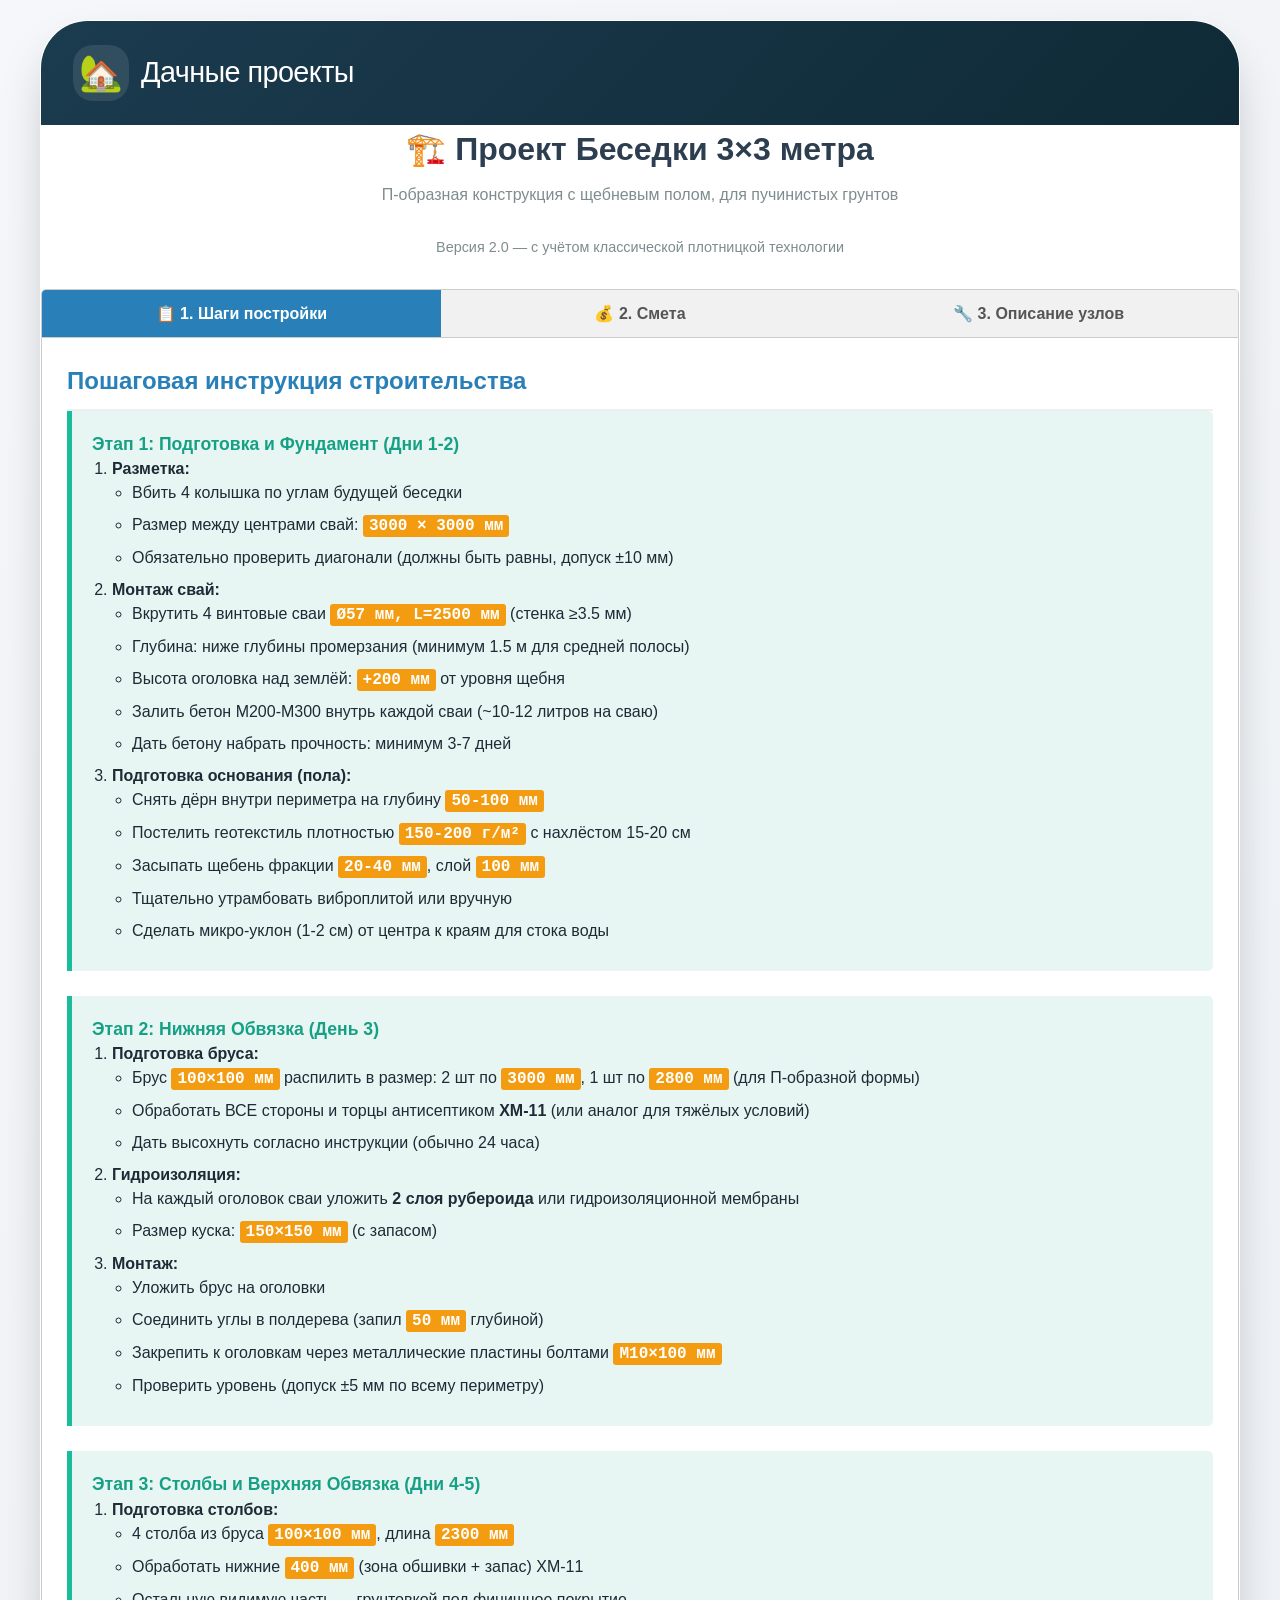
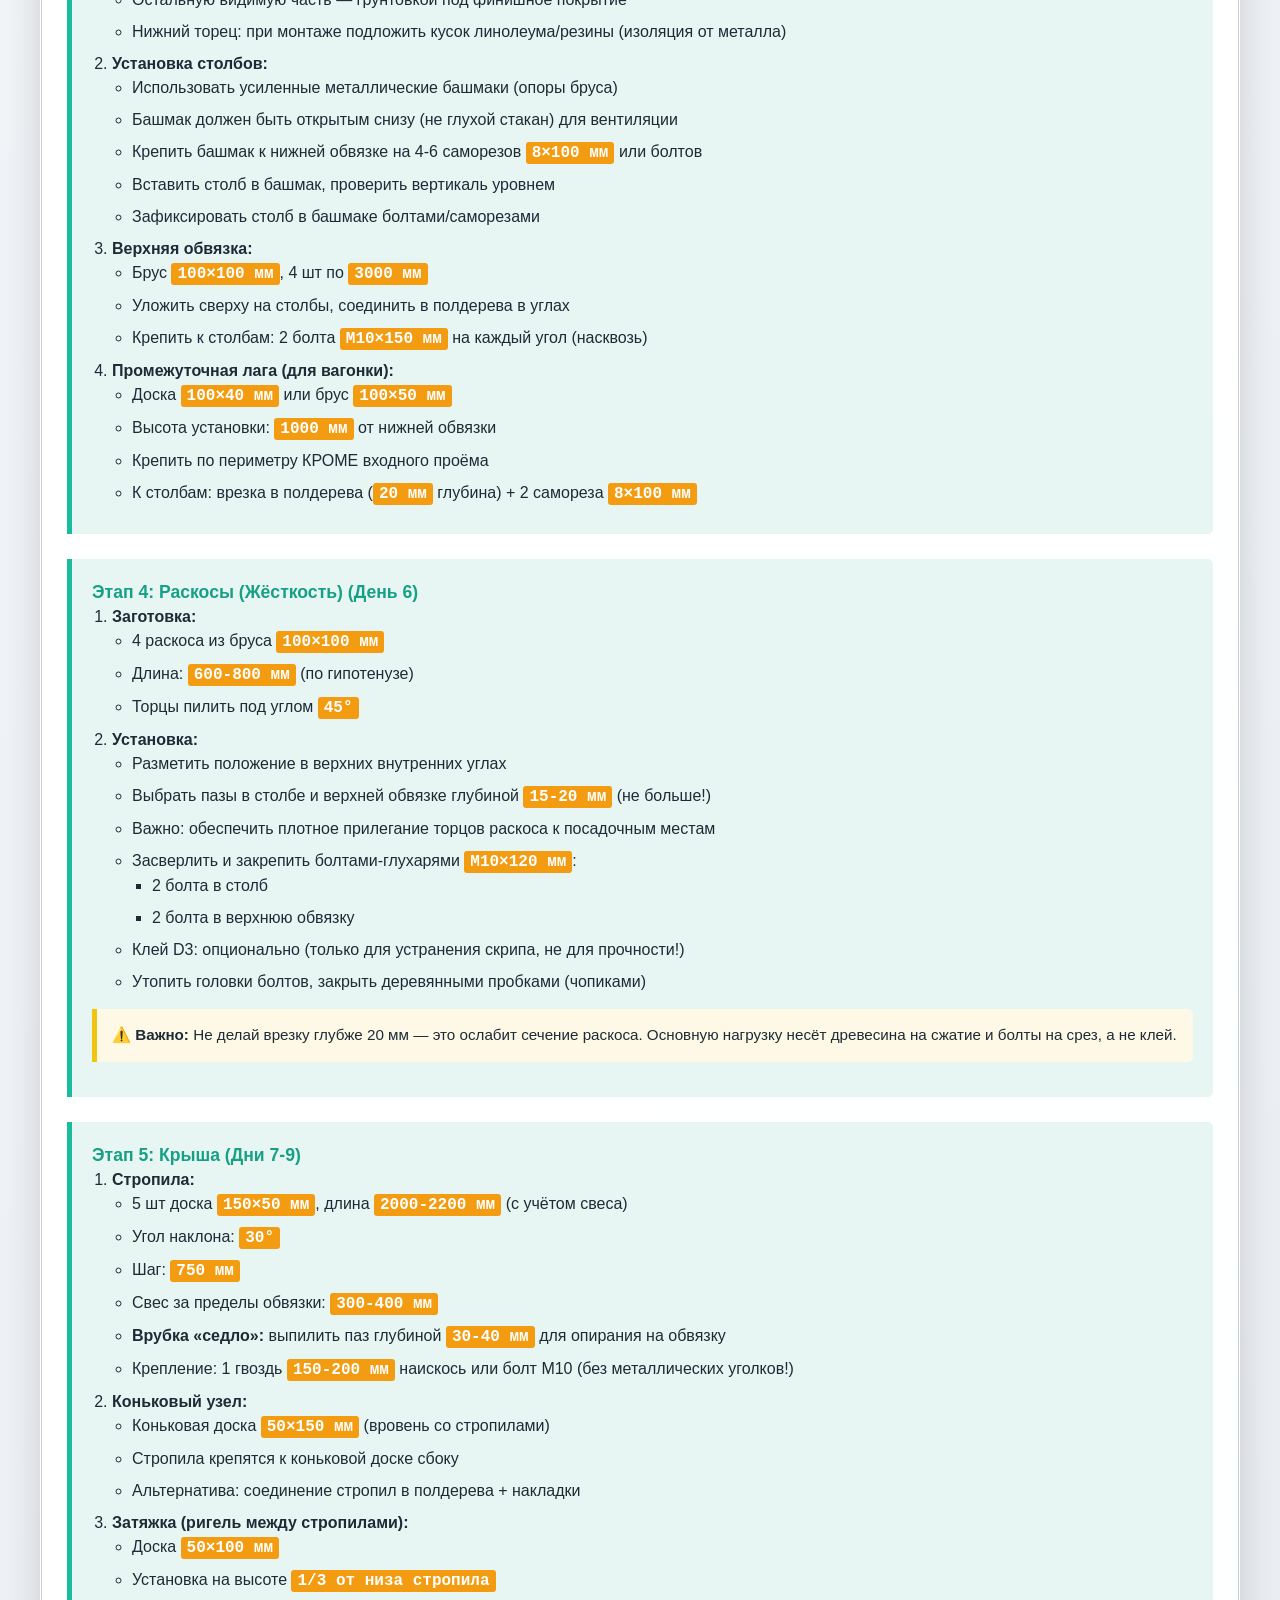
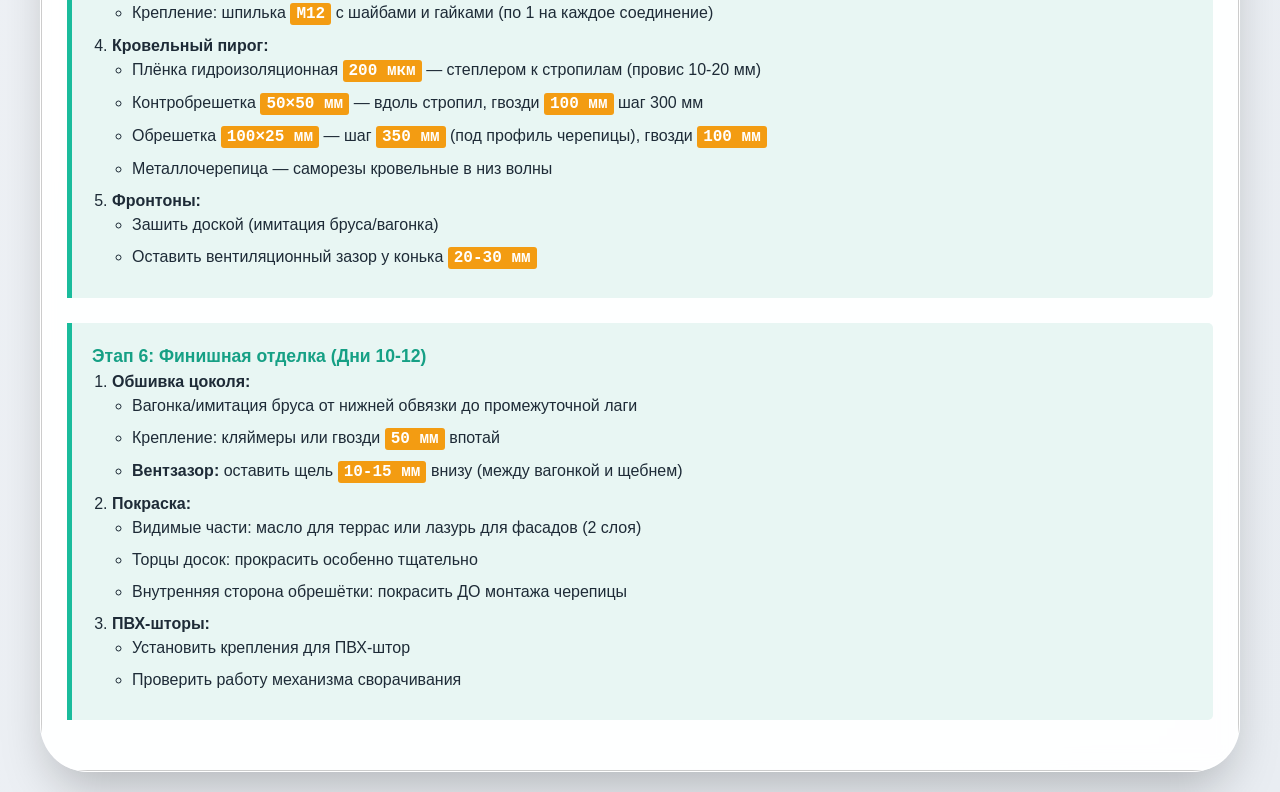
<file: pavilion-wood/index.html>
<!DOCTYPE html>
<html lang="ru">
<head>
    <meta charset="UTF-8">
    <meta name="viewport" content="width=device-width, initial-scale=1.0">
    <title>Проект Беседки 3х3 - Финальная Версия</title>
    <link rel="stylesheet" href="../styles.css">
    <style>
        h1 {
            text-align: center;
            color: #2c3e50;
            margin-bottom: 10px;
        }
        .subtitle {
            text-align: center;
            color: #7f8c8d;
            margin-bottom: 30px;
        }
        h2 {
            color: #2980b9;
            border-bottom: 2px solid #ecf0f1;
            padding-bottom: 10px;
        }
        h3 {
            color: #34495e;
            margin-top: 25px;
        }

        /* Tabs Styling */
        .tab {
            overflow: hidden;
            border: 1px solid #ccc;
            background-color: #f1f1f1;
            border-radius: 5px 5px 0 0;
            display: flex;
        }
        .tab button {
            background-color: inherit;
            border: none;
            outline: none;
            cursor: pointer;
            padding: 14px 20px;
            transition: 0.3s;
            font-size: 16px;
            flex: 1;
            font-weight: bold;
            color: #555;
        }
        .tab button:hover {
            background-color: #ddd;
        }
        .tab button.active {
            background-color: #2980b9;
            color: white;
        }
        .tabcontent {
            display: none;
            padding: 25px;
            border: 1px solid #ccc;
            border-top: none;
            border-radius: 0 0 5px 5px;
            animation: fadeEffect 0.5s;
        }
        @keyframes fadeEffect {
            from {opacity: 0;}
            to {opacity: 1;}
        }

        /* Node Boxes */
        .node-box {
            background-color: #e8f6f3;
            border-left: 5px solid #1abc9c;
            padding: 20px;
            margin-bottom: 25px;
            border-radius: 0 5px 5px 0;
        }
        .node-box h4 {
            margin-top: 0;
            color: #16a085;
            font-size: 1.1em;
        }
        .node-detail {
            background: #fff;
            padding: 10px 15px;
            margin: 8px 0;
            border-radius: 4px;
            border: 1px solid #d5f5e3;
        }
        .node-detail strong {
            color: #16a085;
        }

        .warning {
            background-color: #fdedec;
            border-left: 5px solid #e74c3c;
            padding: 15px;
            margin: 15px 0;
            font-size: 0.95em;
            border-radius: 0 5px 5px 0;
        }
        .info {
            background-color: #ebf5fb;
            border-left: 5px solid #3498db;
            padding: 15px;
            margin: 15px 0;
            font-size: 0.95em;
            border-radius: 0 5px 5px 0;
        }

        table {
            width: 100%;
            border-collapse: collapse;
            margin-top: 15px;
            margin-bottom: 20px;
        }
        th, td {
            border: 1px solid #ddd;
            padding: 10px;
            text-align: left;
        }
        th {
            background-color: #34495e;
            color: white;
        }
        tr:nth-child(even) {
            background-color: #f9f9f9;
        }
        tr.total-row {
            background-color: #2980b9;
            color: white;
            font-weight: bold;
            font-size: 1.1em;
        }
        tr.subtotal-row {
            background-color: #f39c12;
            color: white;
            font-weight: bold;
        }

        ul, ol {
            margin-left: 20px;
        }
        li {
            margin-bottom: 8px;
        }

        .dimension {
            font-family: 'Courier New', monospace;
            background: #f39c12;
            color: white;
            padding: 2px 6px;
            border-radius: 3px;
            font-weight: bold;
        }

        .tech-note {
            background-color: #fef9e7;
            border-left: 5px solid #f1c40f;
            padding: 15px;
            margin: 15px 0;
            font-size: 0.95em;
            border-radius: 0 5px 5px 0;
        }

        .price {
            text-align: right;
            font-family: 'Courier New', monospace;
            font-weight: bold;
        }

        .grand-total {
            background-color: #27ae60;
            color: white;
            padding: 20px;
            border-radius: 8px;
            text-align: center;
            font-size: 1.5em;
            font-weight: bold;
            margin-top: 20px;
        }

        .price-note {
            background-color: #fef9e7;
            border: 1px solid #f1c40f;
            padding: 15px;
            margin: 15px 0;
            font-size: 0.9em;
            border-radius: 5px;
        }
    </style>
</head>
<body>

<div class="container">
    <!-- Шапка -->
    <header class="site-header">
        <div class="logo">
            <a href="../index.html">
                <span class="logo-icon">🏡</span>
                <span>Дачные проекты</span>
            </a>
        </div>
    </header>

    <h1>🏗️ Проект Беседки 3×3 метра</h1>
    <p class="subtitle">П-образная конструкция с щебневым полом, для пучинистых грунтов</p>
    <p class="subtitle" style="font-size: 0.9em;">Версия 2.0 — с учётом классической плотницкой технологии</p>

    <div class="tab">
        <button class="tablinks" onclick="openTab(event, 'Steps')" id="defaultOpen">📋 1. Шаги постройки</button>
        <button class="tablinks" onclick="openTab(event, 'Estimate')">💰 2. Смета</button>
        <button class="tablinks" onclick="openTab(event, 'Nodes')">🔧 3. Описание узлов</button>
    </div>

    <!-- TAB 1: STEPS -->
    <div id="Steps" class="tabcontent">
        <h2>Пошаговая инструкция строительства</h2>

        <div class="node-box">
            <h4>Этап 1: Подготовка и Фундамент (Дни 1-2)</h4>
            <ol>
                <li><strong>Разметка:</strong>
                    <ul>
                        <li>Вбить 4 колышка по углам будущей беседки</li>
                        <li>Размер между центрами свай: <span class="dimension">3000 × 3000 мм</span></li>
                        <li>Обязательно проверить диагонали (должны быть равны, допуск ±10 мм)</li>
                    </ul>
                </li>
                <li><strong>Монтаж свай:</strong>
                    <ul>
                        <li>Вкрутить 4 винтовые сваи <span class="dimension">Ø57 мм, L=2500 мм</span> (стенка ≥3.5 мм)</li>
                        <li>Глубина: ниже глубины промерзания (минимум 1.5 м для средней полосы)</li>
                        <li>Высота оголовка над землёй: <span class="dimension">+200 мм</span> от уровня щебня</li>
                        <li>Залить бетон М200-М300 внутрь каждой сваи (~10-12 литров на сваю)</li>
                        <li>Дать бетону набрать прочность: минимум 3-7 дней</li>
                    </ul>
                </li>
                <li><strong>Подготовка основания (пола):</strong>
                    <ul>
                        <li>Снять дёрн внутри периметра на глубину <span class="dimension">50-100 мм</span></li>
                        <li>Постелить геотекстиль плотностью <span class="dimension">150-200 г/м²</span> с нахлёстом 15-20 см</li>
                        <li>Засыпать щебень фракции <span class="dimension">20-40 мм</span>, слой <span class="dimension">100 мм</span></li>
                        <li>Тщательно утрамбовать виброплитой или вручную</li>
                        <li>Сделать микро-уклон (1-2 см) от центра к краям для стока воды</li>
                    </ul>
                </li>
            </ol>
        </div>

        <div class="node-box">
            <h4>Этап 2: Нижняя Обвязка (День 3)</h4>
            <ol>
                <li><strong>Подготовка бруса:</strong>
                    <ul>
                        <li>Брус <span class="dimension">100×100 мм</span> распилить в размер: 2 шт по <span class="dimension">3000 мм</span>, 1 шт по <span class="dimension">2800 мм</span> (для П-образной формы)</li>
                        <li>Обработать ВСЕ стороны и торцы антисептиком <strong>ХМ-11</strong> (или аналог для тяжёлых условий)</li>
                        <li>Дать высохнуть согласно инструкции (обычно 24 часа)</li>
                    </ul>
                </li>
                <li><strong>Гидроизоляция:</strong>
                    <ul>
                        <li>На каждый оголовок сваи уложить <strong>2 слоя рубероида</strong> или гидроизоляционной мембраны</li>
                        <li>Размер куска: <span class="dimension">150×150 мм</span> (с запасом)</li>
                    </ul>
                </li>
                <li><strong>Монтаж:</strong>
                    <ul>
                        <li>Уложить брус на оголовки</li>
                        <li>Соединить углы в полдерева (запил <span class="dimension">50 мм</span> глубиной)</li>
                        <li>Закрепить к оголовкам через металлические пластины болтами <span class="dimension">M10×100 мм</span></li>
                        <li>Проверить уровень (допуск ±5 мм по всему периметру)</li>
                    </ul>
                </li>
            </ol>
        </div>

        <div class="node-box">
            <h4>Этап 3: Столбы и Верхняя Обвязка (Дни 4-5)</h4>
            <ol>
                <li><strong>Подготовка столбов:</strong>
                    <ul>
                        <li>4 столба из бруса <span class="dimension">100×100 мм</span>, длина <span class="dimension">2300 мм</span></li>
                        <li>Обработать нижние <span class="dimension">400 мм</span> (зона обшивки + запас) ХМ-11</li>
                        <li>Остальную видимую часть — грунтовкой под финишное покрытие</li>
                        <li>Нижний торец: при монтаже подложить кусок линолеума/резины (изоляция от металла)</li>
                    </ul>
                </li>
                <li><strong>Установка столбов:</strong>
                    <ul>
                        <li>Использовать усиленные металлические башмаки (опоры бруса)</li>
                        <li>Башмак должен быть открытым снизу (не глухой стакан) для вентиляции</li>
                        <li>Крепить башмак к нижней обвязке на 4-6 саморезов <span class="dimension">8×100 мм</span> или болтов</li>
                        <li>Вставить столб в башмак, проверить вертикаль уровнем</li>
                        <li>Зафиксировать столб в башмаке болтами/саморезами</li>
                    </ul>
                </li>
                <li><strong>Верхняя обвязка:</strong>
                    <ul>
                        <li>Брус <span class="dimension">100×100 мм</span>, 4 шт по <span class="dimension">3000 мм</span></li>
                        <li>Уложить сверху на столбы, соединить в полдерева в углах</li>
                        <li>Крепить к столбам: 2 болта <span class="dimension">M10×150 мм</span> на каждый угол (насквозь)</li>
                    </ul>
                </li>
                <li><strong>Промежуточная лага (для вагонки):</strong>
                    <ul>
                        <li>Доска <span class="dimension">100×40 мм</span> или брус <span class="dimension">100×50 мм</span></li>
                        <li>Высота установки: <span class="dimension">1000 мм</span> от нижней обвязки</li>
                        <li>Крепить по периметру КРОМЕ входного проёма</li>
                        <li>К столбам: врезка в полдерева (<span class="dimension">20 мм</span> глубина) + 2 самореза <span class="dimension">8×100 мм</span></li>
                    </ul>
                </li>
            </ol>
        </div>

        <div class="node-box">
            <h4>Этап 4: Раскосы (Жёсткость) (День 6)</h4>
            <ol>
                <li><strong>Заготовка:</strong>
                    <ul>
                        <li>4 раскоса из бруса <span class="dimension">100×100 мм</span></li>
                        <li>Длина: <span class="dimension">600-800 мм</span> (по гипотенузе)</li>
                        <li>Торцы пилить под углом <span class="dimension">45°</span></li>
                    </ul>
                </li>
                <li><strong>Установка:</strong>
                    <ul>
                        <li>Разметить положение в верхних внутренних углах</li>
                        <li>Выбрать пазы в столбе и верхней обвязке глубиной <span class="dimension">15-20 мм</span> (не больше!)</li>
                        <li>Важно: обеспечить плотное прилегание торцов раскоса к посадочным местам</li>
                        <li>Засверлить и закрепить болтами-глухарями <span class="dimension">M10×120 мм</span>:
                            <ul>
                                <li>2 болта в столб</li>
                                <li>2 болта в верхнюю обвязку</li>
                            </ul>
                        </li>
                        <li>Клей D3: опционально (только для устранения скрипа, не для прочности!)</li>
                        <li>Утопить головки болтов, закрыть деревянными пробками (чопиками)</li>
                    </ul>
                </li>
            </ol>

            <div class="tech-note">
                ⚠️ <strong>Важно:</strong> Не делай врезку глубже 20 мм — это ослабит сечение раскоса. Основную нагрузку несёт древесина на сжатие и болты на срез, а не клей.
            </div>
        </div>

        <div class="node-box">
            <h4>Этап 5: Крыша (Дни 7-9)</h4>
            <ol>
                <li><strong>Стропила:</strong>
                    <ul>
                        <li>5 шт доска <span class="dimension">150×50 мм</span>, длина <span class="dimension">2000-2200 мм</span> (с учётом свеса)</li>
                        <li>Угол наклона: <span class="dimension">30°</span></li>
                        <li>Шаг: <span class="dimension">750 мм</span></li>
                        <li>Свес за пределы обвязки: <span class="dimension">300-400 мм</span></li>
                        <li><strong>Врубка «седло»:</strong> выпилить паз глубиной <span class="dimension">30-40 мм</span> для опирания на обвязку</li>
                        <li>Крепление: 1 гвоздь <span class="dimension">150-200 мм</span> наискось или болт M10 (без металлических уголков!)</li>
                    </ul>
                </li>
                <li><strong>Коньковый узел:</strong>
                    <ul>
                        <li>Коньковая доска <span class="dimension">50×150 мм</span> (вровень со стропилами)</li>
                        <li>Стропила крепятся к коньковой доске сбоку</li>
                        <li>Альтернатива: соединение стропил в полдерева + накладки</li>
                    </ul>
                </li>
                <li><strong>Затяжка (ригель между стропилами):</strong>
                    <ul>
                        <li>Доска <span class="dimension">50×100 мм</span></li>
                        <li>Установка на высоте <span class="dimension">1/3 от низа стропила</span></li>
                        <li>Крепление: шпилька <span class="dimension">M12</span> с шайбами и гайками (по 1 на каждое соединение)</li>
                    </ul>
                </li>
                <li><strong>Кровельный пирог:</strong>
                    <ul>
                        <li>Плёнка гидроизоляционная <span class="dimension">200 мкм</span> — степлером к стропилам (провис 10-20 мм)</li>
                        <li>Контробрешетка <span class="dimension">50×50 мм</span> — вдоль стропил, гвозди <span class="dimension">100 мм</span> шаг 300 мм</li>
                        <li>Обрешетка <span class="dimension">100×25 мм</span> — шаг <span class="dimension">350 мм</span> (под профиль черепицы), гвозди <span class="dimension">100 мм</span></li>
                        <li>Металлочерепица — саморезы кровельные в низ волны</li>
                    </ul>
                </li>
                <li><strong>Фронтоны:</strong>
                    <ul>
                        <li>Зашить доской (имитация бруса/вагонка)</li>
                        <li>Оставить вентиляционный зазор у конька <span class="dimension">20-30 мм</span></li>
                    </ul>
                </li>
            </ol>
        </div>

        <div class="node-box">
            <h4>Этап 6: Финишная отделка (Дни 10-12)</h4>
            <ol>
                <li><strong>Обшивка цоколя:</strong>
                    <ul>
                        <li>Вагонка/имитация бруса от нижней обвязки до промежуточной лаги</li>
                        <li>Крепление: кляймеры или гвозди <span class="dimension">50 мм</span> впотай</li>
                        <li><strong>Вентзазор:</strong> оставить щель <span class="dimension">10-15 мм</span> внизу (между вагонкой и щебнем)</li>
                    </ul>
                </li>
                <li><strong>Покраска:</strong>
                    <ul>
                        <li>Видимые части: масло для террас или лазурь для фасадов (2 слоя)</li>
                        <li>Торцы досок: прокрасить особенно тщательно</li>
                        <li>Внутренняя сторона обрешётки: покрасить ДО монтажа черепицы</li>
                    </ul>
                </li>
                <li><strong>ПВХ-шторы:</strong>
                    <ul>
                        <li>Установить крепления для ПВХ-штор</li>
                        <li>Проверить работу механизма сворачивания</li>
                    </ul>
                </li>
            </ol>
        </div>
    </div>

    <!-- TAB 2: ESTIMATE -->
    <div id="Estimate" class="tabcontent">
        <h2>💰 Смета материалов</h2>

        <div class="price-note">
            ⚠️ <strong>Внимание:</strong> Цены указаны ориентировочные по состоянию на 2024 год (средние по РФ).
            Актуальные цены могут отличаться в зависимости от региона, магазина и сезона.
            Все количества указаны с запасом 10%.
        </div>

        <h3>🏗️ Фундамент и Подготовка</h3>
        <table>
            <tr><th>Материал</th><th>Параметры</th><th>Кол-во</th><th class="price">Цена за ед.</th><th class="price">Итого</th></tr>
            <tr><td>Сваи винтовые</td><td>Ø57 мм, L=2500 мм, стенка ≥3.5 мм</td><td>4 шт</td><td class="price">1 800 ₽</td><td class="price">7 200 ₽</td></tr>
            <tr><td>Оголовки свай</td><td>150×150 мм, под брус 100×100</td><td>4 шт</td><td class="price">600 ₽</td><td class="price">2 400 ₽</td></tr>
            <tr><td>Бетон М200-М300</td><td>Сухая смесь 25 кг</td><td>2 мешка</td><td class="price">350 ₽</td><td class="price">700 ₽</td></tr>
            <tr><td>Рубероид</td><td>Стандартный 15 м²</td><td>1 рулон</td><td class="price">500 ₽</td><td class="price">500 ₽</td></tr>
            <tr><td>Геотекстиль</td><td>150-200 г/м²</td><td>12 м²</td><td class="price">50 ₽/м²</td><td class="price">600 ₽</td></tr>
            <tr><td>Щебень</td><td>Фракция 20-40 мм</td><td>2 тонны</td><td class="price">2 500 ₽/т</td><td class="price">5 000 ₽</td></tr>
            <tr class="subtotal-row"><td colspan="4">Подытог (Фундамент)</td><td class="price">16 400 ₽</td></tr>
        </table>

        <h3>🪵 Пиломатериалы</h3>
        <table>
            <tr><th>Материал</th><th>Сечение</th><th>Кол-во</th><th class="price">Цена за ед.</th><th class="price">Итого</th></tr>
            <tr><td>Брус</td><td>100×100 мм, 3м</td><td>10 шт</td><td class="price">1 100 ₽</td><td class="price">11 000 ₽</td></tr>
            <tr><td>Доска (лаги)</td><td>100×40 мм, 3м</td><td>4 шт</td><td class="price">700 ₽</td><td class="price">2 800 ₽</td></tr>
            <tr><td>Доска (стропила)</td><td>150×50 мм, 3м</td><td>6 шт</td><td class="price">900 ₽</td><td class="price">5 400 ₽</td></tr>
            <tr><td>Доска (затяжка)</td><td>100×50 мм, 3м</td><td>2 шт</td><td class="price">750 ₽</td><td class="price">1 500 ₽</td></tr>
            <tr><td>Доска (конёк)</td><td>150×50 мм, 3м</td><td>1 шт</td><td class="price">900 ₽</td><td class="price">900 ₽</td></tr>
            <tr><td>Брусок (контробр.)</td><td>50×50 мм, 3м</td><td>6 шт</td><td class="price">400 ₽</td><td class="price">2 400 ₽</td></tr>
            <tr><td>Доска (обрешетка)</td><td>100×25 мм, 3м</td><td>15 шт</td><td class="price">550 ₽</td><td class="price">8 250 ₽</td></tr>
            <tr><td>Вагонка/Им. бруса</td><td>Строганая</td><td>25 м²</td><td class="price">600 ₽/м²</td><td class="price">15 000 ₽</td></tr>
            <tr class="subtotal-row"><td colspan="4">Подытог (Пиломатериалы)</td><td class="price">47 250 ₽</td></tr>
        </table>

        <h3>🔩 Крепёж</h3>
        <table>
            <tr><th>Материал</th><th>Параметры</th><th>Кол-во</th><th class="price">Цена за ед.</th><th class="price">Итого</th></tr>
            <tr><td>Болты/Глухари</td><td>M10×100 мм</td><td>20 шт</td><td class="price">40 ₽</td><td class="price">800 ₽</td></tr>
            <tr><td>Болты/Глухари</td><td>M10×150 мм</td><td>16 шт</td><td class="price">50 ₽</td><td class="price">800 ₽</td></tr>
            <tr><td>Болты/Глухари</td><td>M10×120 мм</td><td>16 шт</td><td class="price">45 ₽</td><td class="price">720 ₽</td></tr>
            <tr><td>Шпилька резьбовая</td><td>M12 мм</td><td>5 м</td><td class="price">150 ₽/м</td><td class="price">750 ₽</td></tr>
            <tr><td>Гайки + шайбы</td><td>M10, M12</td><td>80 шт</td><td class="price">10 ₽</td><td class="price">800 ₽</td></tr>
            <tr><td>Саморезы по дереву</td><td>8×100 мм</td><td>50 шт</td><td class="price">5 ₽</td><td class="price">250 ₽</td></tr>
            <tr><td>Гвозди винтовые</td><td>200 мм</td><td>1 кг</td><td class="price">200 ₽</td><td class="price">200 ₽</td></tr>
            <tr><td>Гвозди винтовые</td><td>120 мм</td><td>2 кг</td><td class="price">180 ₽</td><td class="price">360 ₽</td></tr>
            <tr><td>Гвозди винтовые</td><td>100 мм</td><td>2 кг</td><td class="price">180 ₽</td><td class="price">360 ₽</td></tr>
            <tr><td>Гвозди/Кляймеры</td><td>50 мм</td><td>1 кг</td><td class="price">250 ₽</td><td class="price">250 ₽</td></tr>
            <tr><td>Скобы степлера</td><td>10-12 мм</td><td>1 уп</td><td class="price">150 ₽</td><td class="price">150 ₽</td></tr>
            <tr><td>Опоры бруса (башмаки)</td><td>100×100 мм, усиленные</td><td>4 шт</td><td class="price">400 ₽</td><td class="price">1 600 ₽</td></tr>
            <tr><td>Саморезы кровельные</td><td>4.8×28 мм, в цвет</td><td>100 шт</td><td class="price">8 ₽</td><td class="price">800 ₽</td></tr>
            <tr><td>Пробки деревянные</td><td>Ø10-12 мм</td><td>50 шт</td><td class="price">5 ₽</td><td class="price">250 ₽</td></tr>
            <tr class="subtotal-row"><td colspan="4">Подытог (Крепёж)</td><td class="price">8 040 ₽</td></tr>
        </table>

        <h3>🏠 Кровля и Гидроизоляция</h3>
        <table>
            <tr><th>Материал</th><th>Параметры</th><th>Кол-во</th><th class="price">Цена за ед.</th><th class="price">Итого</th></tr>
            <tr><td>Металлочерепица</td><td>По профилю</td><td>14 м²</td><td class="price">650 ₽/м²</td><td class="price">9 100 ₽</td></tr>
            <tr><td>Плёнка гидроизоляционная</td><td>200 мкм, армированная</td><td>35 м²</td><td class="price">40 ₽/м²</td><td class="price">1 400 ₽</td></tr>
            <tr><td>Коньковая планка</td><td>В цвет черепицы</td><td>4 м</td><td class="price">300 ₽/м</td><td class="price">1 200 ₽</td></tr>
            <tr><td>Ветровая планка</td><td>В цвет черепицы</td><td>12 м</td><td class="price">250 ₽/м</td><td class="price">3 000 ₽</td></tr>
            <tr class="subtotal-row"><td colspan="4">Подытог (Кровля)</td><td class="price">14 700 ₽</td></tr>
        </table>

        <h3>🧴 Химия и Защита</h3>
        <table>
            <tr><th>Материал</th><th>Параметры</th><th>Кол-во</th><th class="price">Цена за ед.</th><th class="price">Итого</th></tr>
            <tr><td>Антисептик</td><td>ХМ-11 или аналог</td><td>10 л</td><td class="price">400 ₽/л</td><td class="price">4 000 ₽</td></tr>
            <tr><td>Масло/Лазурь</td><td>Для открытых работ</td><td>15 л</td><td class="price">800 ₽/л</td><td class="price">12 000 ₽</td></tr>
            <tr><td>Клей столярный</td><td>D3 (влагостойкий)</td><td>1 шт</td><td class="price">400 ₽</td><td class="price">400 ₽</td></tr>
            <tr><td>Линолеум/резина</td><td>Обрезки</td><td>4 куска</td><td class="price">100 ₽</td><td class="price">400 ₽</td></tr>
            <tr class="subtotal-row"><td colspan="4">Подытог (Химия)</td><td class="price">16 800 ₽</td></tr>
        </table>

        <h3>🪟 Дополнительно (опционально)</h3>
        <table>
            <tr><th>Материал</th><th>Параметры</th><th>Кол-во</th><th class="price">Цена за ед.</th><th class="price">Итого</th></tr>
            <tr><td>ПВХ-шторы</td><td>С креплением</td><td>1 комплект</td><td class="price">8 000 ₽</td><td class="price">8 000 ₽</td></tr>
            <tr><td>Доставка материалов</td><td>Зависит от региона</td><td>1</td><td class="price">5 000 ₽</td><td class="price">5 000 ₽</td></tr>
            <tr class="subtotal-row"><td colspan="4">Подытог (Дополнительно)</td><td class="price">13 000 ₽</td></tr>
        </table>

        <div class="grand-total">
            💵 ИТОГО: ~116 190 ₽
        </div>

        <div class="info" style="margin-top: 20px;">
            💡 <strong>Как сэкономить:</strong>
            <ul>
                <li>ПВХ-шторы можно купить позже (~8 000 ₽ экономии сразу)</li>
                <li>Доставку можно организовать самостоятельно</li>
                <li>Часть крепежа может остаться от других строек</li>
                <li>Искать материалы на строительных базах, а не в сетевых магазинах</li>
            </ul>
        </div>
    </div>

    <!-- TAB 3: NODES -->
    <div id="Nodes" class="tabcontent">
        <h2>🔧 Подробное описание узлов</h2>
        <p>Каждый узел расписан с размерами, крепежом и последовательностью работ.</p>

        <div class="node-box">
            <h4>Узел №1: Оголовок сваи + Нижняя обвязка</h4>

            <div class="node-detail"><strong>📐 Размеры:</strong> Брус <span class="dimension">100×100 мм</span>, Оголовок <span class="dimension">150×150 мм</span></div>
            <div class="node-detail"><strong>🔩 Крепёж:</strong> Болты M10×100 мм (4 шт на оголовок), Рубероид 2 слоя</div>
            <div class="node-detail"><strong>🧴 Обработка:</strong> Брус — ХМ-11 со всех сторон + торцы</div>

            <h5>Последовательность:</h5>
            <ol>
                <li>Обрезать сваю в уровень (высота оголовка <span class="dimension">+200 мм</span> от щебня)</li>
                <li>Приварить оголовок (если не монолит), зачистить сварной шов, покрасить оголовок антикором</li>
                <li>Вырезать из рубероида 2 квадрата <span class="dimension">150×150 мм</span></li>
                <li>Уложить на оголовок (можно приклеить на битумную мастику)</li>
                <li>Брус 100×100 обработать ХМ-11, дать высохнуть 24 часа</li>
                <li>Уложить брус на оголовок, проверить уровень</li>
                <li>Засверлить брус и оголовок сверлом <span class="dimension">Ø10 мм</span></li>
                <li>Вставить болты M10×100, затянуть гайки с шайбами</li>
                <li>Углы соединить в полдерева (запил <span class="dimension">50×100 мм</span>), скрепить 2 гвоздями <span class="dimension">150 мм</span></li>
            </ol>

            <div class="warning">
                ⚠️ <strong>Критично:</strong> Рубероид между металлом и деревом ОБЯЗАТЕЛЕН. Без него дерево сгниёт за 3-5 лет от конденсата на металле.
            </div>
        </div>

        <div class="node-box">
            <h4>Узел №2: Столб на башмаке к нижней обвязке</h4>

            <div class="node-detail"><strong>📐 Размеры:</strong> Столб <span class="dimension">100×100×2300 мм</span>, Башмак усиленный 100×100 мм</div>
            <div class="node-detail"><strong>🔩 Крепёж:</strong> Саморезы 8×100 мм (6 шт на башмак) + Болты M10 (2 шт на столб)</div>
            <div class="node-detail"><strong>🧴 Обработка:</strong> Низ столба (400 мм) — ХМ-11, остальное — грунтовка</div>

            <h5>Последовательность:</h5>
            <ol>
                <li>Разметить положение столбов на нижней обвязке (по углам)</li>
                <li>Установить металлический башмак, выровнять по углу</li>
                <li>Закрепить башмак к обвязке: 4 самореза в основание + 2 в боковые пластины</li>
                <li>Низ столба (будущие 400 мм от обвязки) обработать ХМ-11</li>
                <li>Под нижний торец столба подложить кусок линолеума/резины (изоляция от металла)</li>
                <li>Вставить столб в башмак, проверить вертикаль уровнем (2 плоскости)</li>
                <li>Зафиксировать столб в башмаке: 2 болта M10×100 мм через отверстия в башмаке</li>
                <li>Башмак должен быть открытым снизу для вентиляции торца</li>
            </ol>

            <div class="info">
                💡 <strong>Совет:</strong> Используйте усиленные башмаки с рёбрами жёсткости. Тонкие пластины может погнуть при нагрузке.
            </div>
        </div>

        <div class="node-box">
            <h4>Узел №3: Верхняя обвязка на столбе</h4>

            <div class="node-detail"><strong>📐 Размеры:</strong> Брус <span class="dimension">100×100 мм</span>, Столб <span class="dimension">100×100 мм</span></div>
            <div class="node-detail"><strong>🔩 Крепёж:</strong> Болты M10×150 мм (2 шт на соединение)</div>
            <div class="node-detail"><strong>🧴 Обработка:</strong> Все стороны — антисептик + грунтовка под покраску</div>

            <h5>Последовательность:</h5>
            <ol>
                <li>Уложить брус верхней обвязки на торец столба</li>
                <li>Соединение в углах: в полдерева (запил <span class="dimension">50×100 мм</span>)</li>
                <li>Засверлить насквозь: брус + столб, сверло <span class="dimension">Ø10 мм</span></li>
                <li>Вставить болт M10×150 мм, шайба + гайка снизу</li>
                <li>Утопить головки болтов на <span class="dimension">5 мм</span>, закрыть пробками</li>
            </ol>
        </div>

        <div class="node-box">
            <h4>Узел №4: Коленный брус (Раскос) — КРИТИЧЕСКИЙ УЗЕЛ</h4>

            <div class="node-detail"><strong>📐 Размеры:</strong> Брус <span class="dimension">100×100 мм</span>, Длина <span class="dimension">600-800 мм</span>, Угол <span class="dimension">45°</span></div>
            <div class="node-detail"><strong>🔩 Крепёж:</strong> Болты-глухари M10×120 мм (4 шт на раскос)</div>
            <div class="node-detail"><strong>🧴 Обработка:</strong> Все стороны — антисептик + грунтовка</div>

            <h5>Последовательность:</h5>
            <ol>
                <li>Отпилить брусок под углом <span class="dimension">45°</span> с двух торцов</li>
                <li>Приложить к углу (столб + верхняя обвязка), разметить контур</li>
                <li>Стамеской/фрезером выбрать паз в столбе глубиной <span class="dimension">15-20 мм</span> по форме раскоса</li>
                <li>Выбрать паз в верхней обвязке глубиной <span class="dimension">15-20 мм</span></li>
                <li><strong>Важно:</strong> обеспечить максимально плотное прилегание торцов раскоса к посадочным местам</li>
                <li>Засверлить через раскос в столб: 2 отверстия, сверло <span class="dimension">Ø8 мм</span></li>
                <li>Засверлить через раскос в обвязку: 2 отверстия, сверло <span class="dimension">Ø8 мм</span></li>
                <li>Закрутить глухари M10×120 мм (предварительно засверлить под резьбу)</li>
                <li>Утопить головки, закрыть пробками в цвет дерева</li>
                <li>Клей D3: опционально, только для устранения микро-люфтов (не на прочность!)</li>
            </ol>

            <div class="warning">
                ⚠️ <strong>Критично:</strong> Не делай врезку глубже 20 мм — это ослабит сечение раскоса. Основную нагрузку несёт древесина на сжатие через плотное прилегание торцов и болты на срез. Клей в торцевое соединение не работает на прочность!
            </div>
        </div>

        <div class="node-box">
            <h4>Узел №5: Промежуточная лага (для вагонки)</h4>

            <div class="node-detail"><strong>📐 Размеры:</strong> Доска <span class="dimension">100×40 мм</span>, Высота установки <span class="dimension">1000 мм</span> от низа</div>
            <div class="node-detail"><strong>🔩 Крепёж:</strong> Саморезы 8×100 мм (2 шт на столб), Врезка в полдерева</div>
            <div class="node-detail"><strong>🧴 Обработка:</strong> Антисептик + грунтовка</div>

            <h5>Последовательность:</h5>
            <ol>
                <li>Отметить уровень <span class="dimension">1000 мм</span> от нижней обвязки на всех столбах</li>
                <li>На боковых и заднем столбе: вырезать паз в полдерева (<span class="dimension">20×100 мм</span>)</li>
                <li>На передних столбах: лага крепится к внутренней грани (без паза для прохода)</li>
                <li>В проёме входа: лага НЕ ставится (обрывается у внутренних граней передних столбов)</li>
                <li>Крепить через саморезы 8×100 мм: 2 шт на каждый столб</li>
                <li>Проверить горизонталь уровнем</li>
            </ol>
        </div>

        <div class="node-box">
            <h4>Узел №6: Стропило к верхней обвязке (Классическая врубка)</h4>

            <div class="node-detail"><strong>📐 Размеры:</strong> Доска <span class="dimension">150×50 мм</span>, Вынос <span class="dimension">300-400 мм</span></div>
            <div class="node-detail"><strong>🔩 Крепёж:</strong> Гвоздь 150-200 мм наискось или болт M10</div>
            <div class="node-detail"><strong>🧴 Обработка:</strong> Все видимые части — грунтовка + масло/лазурь</div>

            <h5>Последовательность:</h5>
            <ol>
                <li>Разметить положение стропил на верхней обвязке (шаг <span class="dimension">750 мм</span>)</li>
                <li><strong>Врубка «седло»:</strong> выпилить паз глубиной <span class="dimension">30-40 мм</span> в нижней части стропила</li>
                <li>Установить стропило, проверить угол <span class="dimension">30°</span>, обеспечить плотное прилегание седла к обвязке</li>
                <li>Закрепить: 1 гвоздь 150-200 мм наискось через стропило в обвязку</li>
                <li>Альтернатива: болт M10×150 мм насквозь</li>
                <li>Свес отпилить по натянутой нитке после установки всех стропил</li>
            </ol>

            <div class="info">
                💡 <strong>Примечание:</strong> Металлические уголки не используются. Врубка обеспечивает надёжное опирание на сжатие, гвоздь/болт фиксирует от сдвига.
            </div>
        </div>

        <div class="node-box">
            <h4>Узел №7: Коньковый узел</h4>

            <div class="node-detail"><strong>📐 Размеры:</strong> Коньковая доска <span class="dimension">50×150 мм</span></div>
            <div class="node-detail"><strong>🔩 Крепёж:</strong> Гвозди 120 мм или болты M10</div>
            <div class="node-detail"><strong>🧴 Обработка:</strong> Грунтовка + покраска</div>

            <h5>Последовательность:</h5>
            <ol>
                <li>Установить коньковую доску <span class="dimension">50×150 мм</span> между стропилами в верхней точке</li>
                <li>Доска должна быть вровень со стропилами (одна плоскость)</li>
                <li>Крепить стропила к коньковой доске: 2 гвоздя 120 мм с каждой стороны</li>
                <li>Альтернатива: соединение стропил в полдерева (запил 50% толщины) + накладки</li>
            </ol>

            <div class="info">
                💡 <strong>Почему 50 мм:</strong> Коньковая доска 50 мм встаёт в одну плоскость со стропилами. Обрешетка ложится ровно, коньковая планка прижимается идеально.
            </div>
        </div>

        <div class="node-box">
            <h4>Узел №8: Затяжка стропил (Ригель)</h4>

            <div class="node-detail"><strong>📐 Размеры:</strong> Доска <span class="dimension">50×100 мм</span>, Высота: <span class="dimension">1/3 от низа стропила</span></div>
            <div class="node-detail"><strong>🔩 Крепёж:</strong> Шпилька M12 + гайки + шайбы (по 1 комплекту на соединение)</div>
            <div class="node-detail"><strong>🧴 Обработка:</strong> Грунтовка + покраска</div>

            <h5>Последовательность:</h5>
            <ol>
                <li>Отмерить высоту установки на стропилах</li>
                <li>Приложить доску затяжки к стропилам (можно с двух сторон для надёжности)</li>
                <li>Засверлить насквозь: стропило + затяжка, сверло <span class="dimension">Ø12 мм</span></li>
                <li>Вставить шпильку M12, надеть шайбы, затянуть гайки</li>
                <li>Повторить для всех 5 стропильных пар</li>
            </ol>
        </div>

        <div class="node-box">
            <h4>Узел №9: Кровельный пирог</h4>

            <div class="node-detail"><strong>📐 Слои:</strong> Стропила → Плёнка → Контробрешетка → Обрешетка → Черепица</div>
            <div class="node-detail"><strong>🔩 Крепёж:</strong> Скобы степлера, Гвозди 100-120 мм, Саморезы кровельные</div>

            <h5>Последовательность (снизу вверх):</h5>
            <ol>
                <li><strong>Стропила 150×50 мм</strong> — уже установлены</li>
                <li><strong>Плёнка 200 мкм:</strong>
                    <ul>
                        <li>Раскатать горизонтально от карниза к коньку</li>
                        <li>Нахлёст полос: <span class="dimension">150 мм</span></li>
                        <li>Провис между стропилами: <span class="dimension">10-20 мм</span> (для стока конденсата)</li>
                        <li>Крепить скобами степлера к стропилам</li>
                    </ul>
                </li>
                <li><strong>Контробрешетка 50×50 мм:</strong>
                    <ul>
                        <li>Вдоль стропил, прямо поверх плёнки</li>
                        <li>Крепить гвоздями 100 мм, шаг <span class="dimension">300 мм</span></li>
                        <li>Оставить зазор у конька <span class="dimension">30-50 мм</span> для вентиляции</li>
                    </ul>
                </li>
                <li><strong>Обрешетка 100×25 мм:</strong>
                    <ul>
                        <li>Поперёк стропил, поверх контробрешетки</li>
                        <li>Шаг: <span class="dimension">350 мм</span> (уточнить по профилю черепицы!)</li>
                        <li>Первая доска у карниза: толще на высоту профиля черепицы</li>
                        <li>Крепить гвоздями 100 мм (2 шт на каждое пересечение)</li>
                    </ul>
                </li>
                <li><strong>Металлочерепица:</strong>
                    <ul>
                        <li>Монтаж от правого нижнего угла</li>
                        <li>Саморезы в низ волны, не перетягивать!</li>
                        <li>Нахлёст листов: 1 волна</li>
                    </ul>
                </li>
                <li><strong>Конёк:</strong>
                    <ul>
                        <li>Установить с вентиляционными отверстиями</li>
                        <li>Крепить саморезами в верх волны обрешетки</li>
                    </ul>
                </li>
            </ol>

            <div class="warning">
                ⚠️ <strong>Критично:</strong> Контробрешетка ОБЯЗАТЕЛЬНА. Без неё конденсат с металла будет стоять на плёнке и гнить стропила сверху.
            </div>
        </div>

        <div class="node-box">
            <h4>Узел №10: Обшивка цоколя (вагонка)</h4>

            <div class="node-detail"><strong>📐 Размеры:</strong> Вагонка/Им. бруса, Высота <span class="dimension">1000 мм</span></div>
            <div class="node-detail"><strong>🔩 Крепёж:</strong> Кляймеры или гвозди 50 мм впотай</div>
            <div class="node-detail"><strong>🧴 Обработка:</strong> Масло/лазурь в 2 слоя ДО монтажа</div>

            <h5>Последовательность:</h5>
            <ol>
                <li>Покрасить вагонку со всех сторон до монтажа</li>
                <li>Начать монтаж от угла</li>
                <li>Крепить к нижней обвязке и промежуточной лаге</li>
                <li><strong>Вентзазор:</strong> оставить щель <span class="dimension">10-15 мм</span> внизу (между вагонкой и щебнем)</li>
                <li>На углах: запил 45° или закрыть уголком</li>
                <li>В проёме входа: аккуратный срез по стойке</li>
            </ol>

            <div class="info">
                💡 <strong>Защита столбов:</strong> Нижние 40 см столбов обработаны ХМ-11. Вентзазор в обшивке обеспечит просушку даже при конденсате.
            </div>
        </div>
    </div>
</div>

<script>
    function openTab(evt, tabName) {
        var i, tabcontent, tablinks;
        tabcontent = document.getElementsByClassName("tabcontent");
        for (i = 0; i < tabcontent.length; i++) {
            tabcontent[i].style.display = "none";
        }
        tablinks = document.getElementsByClassName("tablinks");
        for (i = 0; i < tablinks.length; i++) {
            tablinks[i].className = tablinks[i].className.replace(" active", "");
        }
        document.getElementById(tabName).style.display = "block";
        evt.currentTarget.className += " active";
    }

    document.getElementById("defaultOpen").click();
</script>

</body>
</html>
</file>
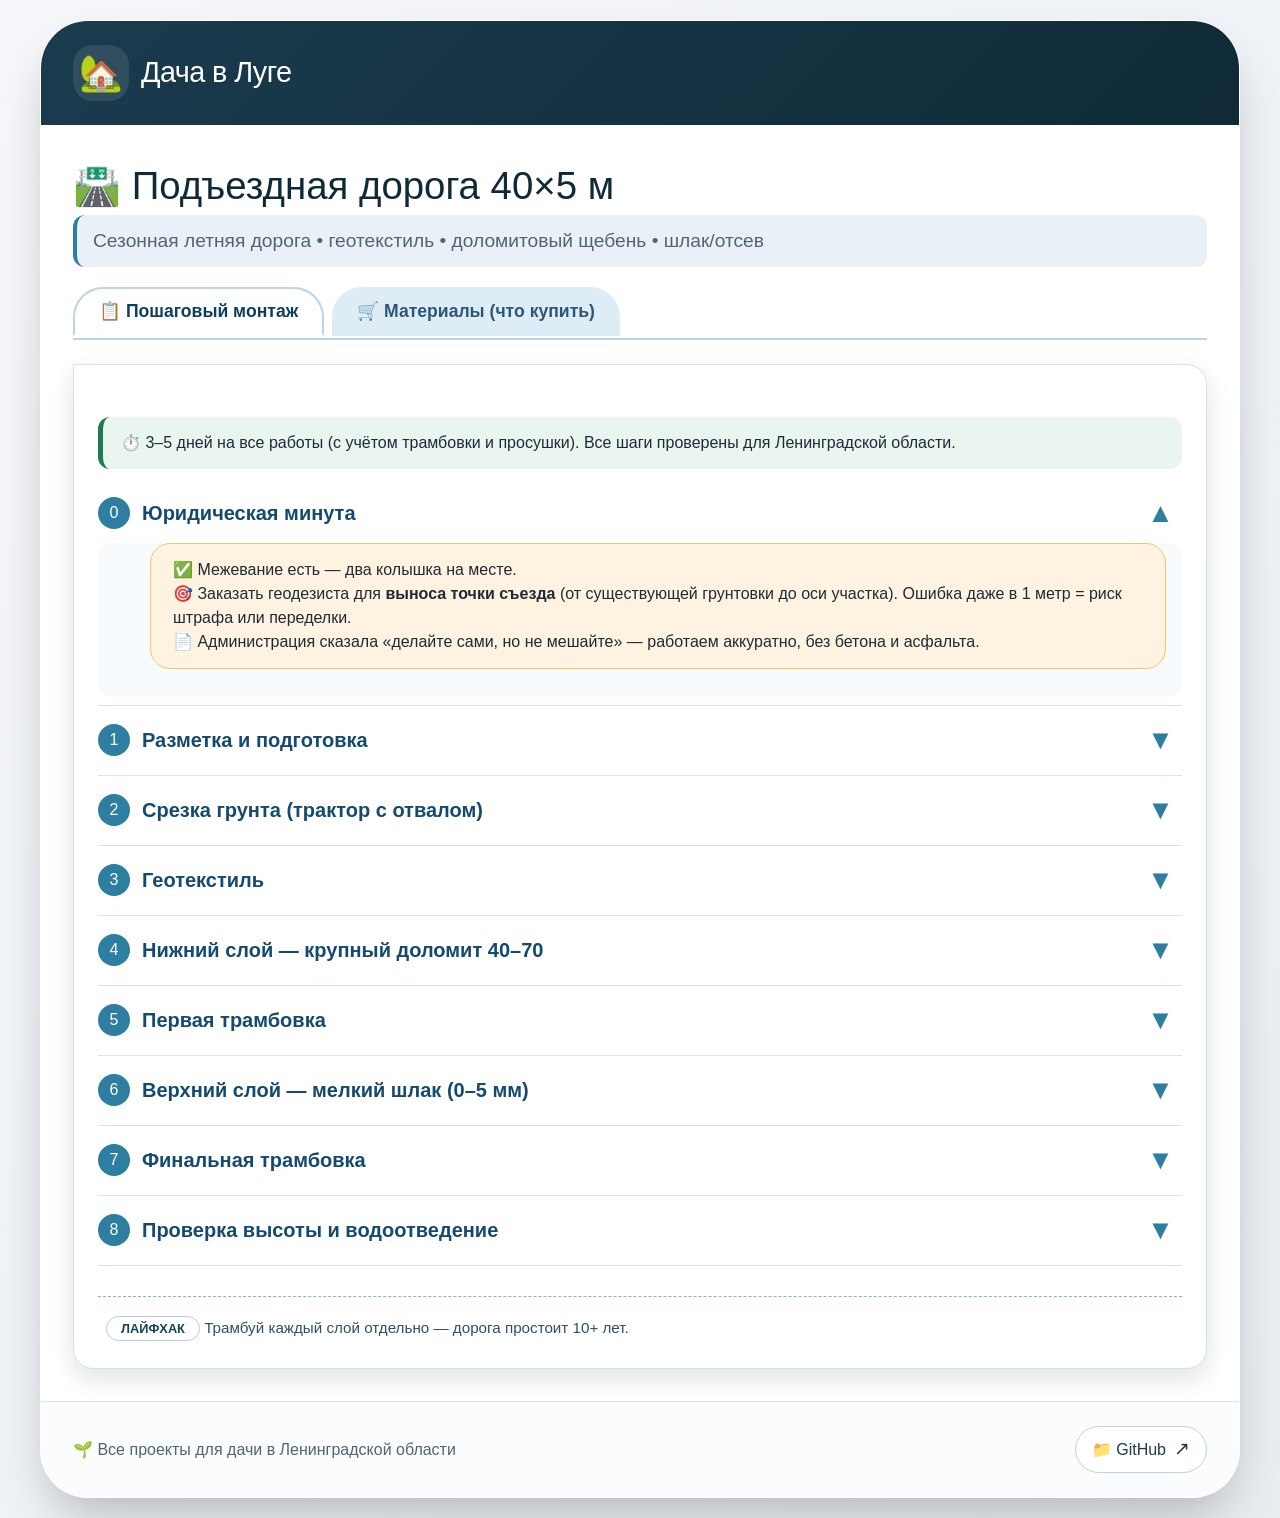
<file: road/index.html>
<!DOCTYPE html>
<html lang="ru">
<head>
    <meta charset="UTF-8">
    <meta name="viewport" content="width=device-width, initial-scale=1.0">
    <title>Дачные проекты | Дорога 40×5</title>
    <link rel="stylesheet" href="../styles.css">
    <style>
        /* Дополнительные стили только для страницы дороги */
        .info-note {
            background: #ebf5f0;
            border-left: 5px solid #1b7e4b;
            padding: 14px 18px;
            border-radius: 12px;
            margin: 24px 0 10px;
            font-weight: 500;
        }

        .material-header {
            font-size: 1.5rem;
            font-weight: 700;
            color: #103a56;
            margin: 30px 0 15px;
            border-bottom: 3px solid #aecfeb;
            padding-bottom: 6px;
        }

        .material-grid {
            display: grid;
            grid-template-columns: 2fr 0.7fr 1fr 1.2fr;
            font-weight: 600;
            background: #daeaf5;
            padding: 12px 12px;
            border-radius: 12px 12px 0 0;
            border: 1px solid #b6cee6;
        }

        .material-row {
            display: grid;
            grid-template-columns: 2fr 0.7fr 1fr 1.2fr;
            padding: 12px;
            border-bottom: 1px solid #cedcea;
            align-items: center;
        }

        .material-row.total {
            background: #f0f7fe;
            font-weight: 700;
            border-bottom: 2px solid #2e7ea1;
            border-top: 2px solid #2e7ea1;
        }

        .price-note {
            background: #fbf4d3;
            padding: 14px;
            border-radius: 12px;
            margin: 25px 0 5px;
            font-size: 0.95rem;
        }

        .badge {
            background: #1e4f6e;
            color: white;
            border-radius: 30px;
            padding: 4px 12px;
            font-size: 0.8rem;
            font-weight: 400;
            margin-left: 8px;
        }

        .tabs {
            display: flex;
            gap: 8px;
            margin-bottom: 24px;
            border-bottom: 2px solid #bdd3e6;
            padding-bottom: 4px;
        }

        .tab-btn {
            background: none;
            border: none;
            padding: 12px 24px;
            font-size: 1.1rem;
            font-weight: 600;
            border-radius: 30px 30px 0 0;
            cursor: pointer;
            transition: 0.2s;
            color: #2c5779;
            background: #deecf5;
            border: 1px solid transparent;
            margin-bottom: -2px;
        }

        .tab-btn.active {
            background: white;
            color: #0e3f5c;
            border: 2px solid #bdd3e6;
            border-bottom-color: white;
        }

        .tab-panel {
            display: none;
            background: white;
            border-radius: 0 20px 20px 20px;
            box-shadow: 0 10px 25px rgba(0,20,40,0.12);
            padding: 28px 24px;
            border: 1px solid #d0e2f0;
        }

        .tab-panel.active {
            display: block;
        }

        .step-accordion {
            border-bottom: 1px solid #dae4ed;
        }

        .step-btn {
            width: 100%;
            background: none;
            border: none;
            text-align: left;
            font-size: 1.25rem;
            font-weight: 600;
            padding: 18px 8px 18px 0;
            cursor: pointer;
            display: flex;
            align-items: center;
            gap: 12px;
            color: #144a6f;
            border-bottom: 1px solid transparent;
        }

        .step-btn .step-num {
            background: #2e7ea1;
            color: white;
            width: 32px;
            height: 32px;
            display: inline-flex;
            align-items: center;
            justify-content: center;
            border-radius: 50%;
            font-size: 1rem;
            font-weight: 500;
            flex-shrink: 0;
        }

        .step-btn .arrow {
            margin-left: auto;
            font-size: 1.7rem;
            color: #2e7ea1;
            transition: transform 0.2s;
        }

        .step-content {
            padding: 0 16px 18px 52px;
            display: none;
            background: #f8fbfe;
            border-radius: 14px;
            margin-top: -5px;
            margin-bottom: 8px;
        }

        .step-content.show {
            display: block;
        }

        .step-content p {
            margin: 12px 0;
            color: #1b344a;
        }

        .step-content ul {
            padding-left: 1.5rem;
            margin: 10px 0;
        }

        .step-content li {
            margin: 6px 0;
        }

        .footer-notes {
            margin-top: 30px;
            border-top: 1px dashed #8db3d0;
            padding-top: 20px;
            font-size: 0.95rem;
            color: #2f4f68;
        }

        /* Специфичные для дороги стили */
        .param-list {
            list-style: none;
        }

        .param-list li {
            display: flex;
            justify-content: space-between;
            padding: 10px 0;
            border-bottom: 1px dashed #cbd8e3;
            font-size: 1.1rem;
        }

        .param-list li:last-child {
            border-bottom: 0;
        }

        .badge {
            background: white;
            padding: 4px 14px;
            border-radius: 40px;
            font-weight: 600;
            color: #114455;
            border: 1px solid #b6cfdd;
            box-shadow: 0 2px 4px rgba(0,0,0,0.02);
        }

        .warning {
            background: #fef3e0;
            border-radius: 20px;
            padding: 14px 22px;
            border: 1px solid #f7c46c;
            margin: 20px 0;
            font-weight: 500;
        }
    </style>
</head>
<body>
<div class="container">
    <!-- Общая шапка -->
    <header class="site-header">
        <div class="logo">
            <a href="../index.html">
                <span class="logo-icon">🏡</span>
                <span>Дача в Луге</span>
            </a>
        </div>
    </header>

    <!-- Контент страницы дороги -->
    <div class="content">
        <div style="margin-bottom: 20px;">
            <h1 style="font-size: 2.4rem; font-weight: 500; color: #0f2a36;">🛣️ Подъездная дорога 40×5 м</h1>
            <p style="color: #4f6573; font-size: 1.2rem; background: #eaf0f8; padding: 12px 16px; border-radius: 12px; border-left: 4px solid #2e7ea1;">
                Сезонная летняя дорога • геотекстиль • доломитовый щебень • шлак/отсев
            </p>
        </div>

        <!-- Табы (как на странице забора) -->
        <div class="tabs">
            <button class="tab-btn active" id="tab1-btn">📋 Пошаговый монтаж</button>
            <button class="tab-btn" id="tab2-btn">🛒 Материалы (что купить)</button>
        </div>

        <!-- Панель 1 — пошаговый монтаж (аккордеон) -->
        <div id="panel1" class="tab-panel active">
            <div class="info-note">
                ⏱️ 3–5 дней на все работы (с учётом трамбовки и просушки). Все шаги проверены для Ленинградской области.
            </div>

            <!-- ШАГ 0 -->
            <div class="step-accordion" id="step0">
                <button class="step-btn">
                    <span class="step-num">0</span>
                    <span>Юридическая минута</span>
                    <span class="arrow">▼</span>
                </button>
                <div class="step-content">
                    <div class="warning" style="margin: 0 0 10px 0;">
                        ✅ Межевание есть — два колышка на месте.<br>
                        🎯 Заказать геодезиста для <strong>выноса точки съезда</strong> (от существующей грунтовки до оси участка). Ошибка даже в 1 метр = риск штрафа или переделки.<br>
                        📄 Администрация сказала «делайте сами, но не мешайте» — работаем аккуратно, без бетона и асфальта.
                    </div>
                </div>
            </div>

            <!-- ШАГ 1 -->
            <div class="step-accordion" id="step1">
                <button class="step-btn">
                    <span class="step-num">1</span>
                    <span>Разметка и подготовка</span>
                    <span class="arrow">▼</span>
                </button>
                <div class="step-content">
                    <ul>
                        <li><strong>Колышки + веревка</strong> — обозначить коридор шириной ровно 5 м (от точки съезда до въезда на участок).</li>
                        <li><strong>Убрать поросль</strong>, крупные корни, мусор.</li>
                    </ul>
                </div>
            </div>

            <!-- ШАГ 2 -->
            <div class="step-accordion" id="step2">
                <button class="step-btn">
                    <span class="step-num">2</span>
                    <span>Срезка грунта (трактор с отвалом)</span>
                    <span class="arrow">▼</span>
                </button>
                <div class="step-content">
                    <div class="grid-2col" style="margin-bottom: 10px;">
                        <div class="card" style="padding: 15px;">
                            <h3 style="font-size: 1.2rem;">🔹 Рекомендуемый вариант</h3>
                            <ul class="param-list">
                                <li><span>Глубина срезки:</span> <strong class="badge">5–10 см</strong></li>
                                <li><span>Что убираем:</span> дёрн, кочки, мелкую поросль</li>
                                <li><span>Зачем:</span> дорога будет выше уровня земли на 6–11 см</li>
                            </ul>
                            <p style="margin-top: 10px;">✅ Вода стекает, полотно сухое.</p>
                        </div>
                        <div class="card" style="padding: 15px;">
                            <h3 style="font-size: 1.2rem;">🔸 Если грунт болотистый/торф</h3>
                            <ul class="param-list">
                                <li><span>Срезать глубже:</span> <strong class="badge">25 см</strong></li>
                                <li><span>Добавить песок:</span> 15 см (трамбовка)</li>
                                <li><span>Поверх песка</span> геотекстиль</li>
                            </ul>
                            <p style="margin-top: 10px;">💰 Песок + доставка: ~ +15 тыс. руб.</p>
                        </div>
                    </div>
                    <p><strong>Совет:</strong> спланировать уклон 2–3° от центра к краям — вода не застаивается.</p>
                </div>
            </div>

            <!-- ШАГ 3 -->
            <div class="step-accordion" id="step3">
                <button class="step-btn">
                    <span class="step-num">3</span>
                    <span>Геотекстиль</span>
                    <span class="arrow">▼</span>
                </button>
                <div class="step-content">
                    <div style="display: flex; flex-wrap: wrap; gap: 20px; align-items: center;">
                        <div style="flex: 2;">
                            <ul class="param-list" style="max-width: 500px;">
                                <li><span>Плотность:</span> <strong>200 г/м²</strong> (можно 150–200)</li>
                                <li><span>Площадь:</span> 200 м² (рулон 50×4 или два по 25×4)</li>
                                <li><span>Нахлёст:</span> 20–30 см, края завести на стенки корыта</li>
                            </ul>
                        </div>
                        <div style="flex: 1; background: #e7f0f5; border-radius: 20px; padding: 15px; text-align: center;">
                            <span style="font-size: 1.3rem;">💰 ~7 000 ₽</span>
                        </div>
                    </div>
                </div>
            </div>

            <!-- ШАГ 4 -->
            <div class="step-accordion" id="step4">
                <button class="step-btn">
                    <span class="step-num">4</span>
                    <span>Нижний слой — крупный доломит 40–70</span>
                    <span class="arrow">▼</span>
                </button>
                <div class="step-content">
                    <div class="grid-2col">
                        <div>
                            <div class="table-wrap">
                                <table>
                                    <tr><th>Параметр</th><th>Значение</th></tr>
                                    <tr><td>Толщина после трамбовки</td><td>12 см (0,12 м)</td></tr>
                                    <tr><td>Объём</td><td>24 м³ (40×5×0,12)</td></tr>
                                    <tr><td>Насыпная плотность</td><td>~1,35 т/м³</td></tr>
                                    <tr><td><strong>Вес</strong></td><td><strong>≈32 тонны</strong></td></tr>
                                    <tr><td>Примерная цена</td><td>850 ₽/т → ~27 000 ₽</td></tr>
                                </table>
                            </div>
                        </div>
                        <div class="card">
                            <h3>📌 Почему доломит?</h3>
                            <p>Для сезонной дороги прочности М600–800 хватит на 7–10 лет. Жёлтый или серый — неважно, берите, что дешевле. Это природный камень — никаких претензий экологов.</p>
                        </div>
                    </div>
                    <p style="margin-top: 16px;">🚛 Доставка: 2–3 машины по 10–15 т (ориентир 20–25 тыс. руб. в зависимости от расстояния).</p>
                </div>
            </div>

            <!-- ШАГ 5 -->
            <div class="step-accordion" id="step5">
                <button class="step-btn">
                    <span class="step-num">5</span>
                    <span>Первая трамбовка</span>
                    <span class="arrow">▼</span>
                </button>
                <div class="step-content">
                    <p><strong>Виброплита массой 150–200 кг</strong> (аренда ~2000 руб/сутки). Пролить водой — щебень «укладывается», перестаёт болтаться.</p>
                    <p>⏱️ На 200 м² хватит одного дня.</p>
                </div>
            </div>

            <!-- ШАГ 6 -->
            <div class="step-accordion" id="step6">
                <button class="step-btn">
                    <span class="step-num">6</span>
                    <span>Верхний слой — мелкий шлак (0–5 мм)</span>
                    <span class="arrow">▼</span>
                </button>
                <div class="step-content">
                    <div class="grid-2col">
                        <div>
                            <div class="table-wrap">
                                <table>
                                    <tr><th>Параметр</th><th>Значение</th></tr>
                                    <tr><td>Толщина</td><td>4 см (0,04 м)</td></tr>
                                    <tr><td>Объём</td><td>8 м³</td></tr>
                                    <tr><td>Вес (шлак)</td><td>≈12 тонн</td></tr>
                                    <tr><td>Цена шлака</td><td>400–500 ₽/т → ~5 000 ₽</td></tr>
                                </table>
                            </div>
                            <p style="margin-top: 12px;">🚛 1 машина (12 т). Доставка ~6–8 тыс. руб.</p>
                        </div>
                        <div class="card">
                            <h3>🔍 Важно про шлак</h3>
                            <p>Лучше <strong>металлургический</strong> (чёрный, тяжёлый) — он есть в ГОСТах, слеживается в монолит. Если везут с ТЭЦ без документов — рискуете получить отходы. Можете заменить гранитным отсевом (15 т ≈ 16 тыс. ₽) — безопаснее юридически.</p>
                        </div>
                    </div>
                </div>
            </div>

            <!-- ШАГ 7 -->
            <div class="step-accordion" id="step7">
                <button class="step-btn">
                    <span class="step-num">7</span>
                    <span>Финальная трамбовка</span>
                    <span class="arrow">▼</span>
                </button>
                <div class="step-content">
                    <p>Той же виброплитой, обильно смачивая водой. Мелкая фракция «запечатывает» поверхность — получается плотный настил.</p>
                </div>
            </div>

            <!-- Дополнительный шаг про высоту -->
            <div class="step-accordion" id="step8">
                <button class="step-btn">
                    <span class="step-num">8</span>
                    <span>Проверка высоты и водоотведение</span>
                    <span class="arrow">▼</span>
                </button>
                <div class="step-content">
                    <div style="background: #e5f3f7; border-radius: 24px; padding: 20px 30px;">
                        <p><strong>Срезали 5–10 см грунта → положили 12 см крупного + 4 см мелкого = 16 см.</strong></p>
                        <p>➡️ Превышение над уровнем обочины: <strong>6–11 см</strong>. Лужи останутся на обочине, а дорога останется сухой. Если добавить песок (болотистый вариант) — поднимется ещё выше.</p>
                    </div>
                </div>
            </div>

            <div class="footer-notes">
                <span class="badge">ЛАЙФХАК</span> Трамбуй каждый слой отдельно — дорога простоит 10+ лет.
            </div>
        </div>

        <!-- Панель 2 — материалы -->
        <div id="panel2" class="tab-panel">
            <h2 class="material-header">🪨 Основные материалы</h2>
            <div class="material-grid">
                <span>Позиция</span><span>Кол-во</span><span>Цена ед.</span><span>Сумма</span>
            </div>
            <div class="material-row"><span>Геотекстиль 200 г/м²</span><span>200 м²</span><span>35 ₽/м²</span><span>7 000 ₽</span></div>
            <div class="material-row"><span>Доломитовый щебень 40–70</span><span>32 т</span><span>850 ₽/т</span><span>27 200 ₽</span></div>
            <div class="material-row"><span>Шлак металлургический (0–5 мм)</span><span>12 т</span><span>450 ₽/т</span><span>5 400 ₽</span></div>
            <div class="material-row total"><span>ИТОГО материалы</span><span></span><span></span><span>39 600 ₽</span></div>

            <h2 class="material-header" style="margin-top:32px">🚚 Доставка и техника</h2>
            <div class="material-grid">
                <span>Позиция</span><span>Кол-во</span><span>Цена</span><span>Сумма</span>
            </div>
            <div class="material-row"><span>Доставка щебня (32 т)</span><span>2–3 машины</span><span>≈ 15 000</span><span>15 000</span></div>
            <div class="material-row"><span>Доставка шлака (12 т)</span><span>1 машина</span><span>≈ 7 000</span><span>7 000</span></div>
            <div class="material-row"><span>Аренда виброплиты</span><span>2 дня</span><span>2 000/сут</span><span>4 000</span></div>
            <div class="material-row"><span>Работа трактора (срезка + планировка)</span><span>1 день</span><span>12 000</span><span>12 000</span></div>
            <div class="material-row total"><span>ИТОГО услуги</span><span></span><span></span><span>38 000 ₽</span></div>

            <h2 class="material-header" style="margin-top:32px">📐 Дополнительно</h2>
            <div class="material-row"><span>Геодезист (вынос точки съезда)</span><span>1 выезд</span><span>≈ 7 000</span><span>7 000</span></div>
            <div class="material-row"><span>Песок (если болотистый грунт)</span><span>32 т</span><span>500 ₽/т</span><span>16 000</span></div>

            <div class="material-row total" style="margin-top:12px">
                <span>ОРИЕНТИР ВСЕГО (основной вариант)</span><span></span><span></span><span>≈ 85 000 ₽</span>
            </div>
            <div class="material-row total" style="margin-top:12px">
                <span>ОРИЕНТИР ВСЕГО (с песком)</span><span></span><span></span><span>≈ 101 000 ₽</span>
            </div>

            <div class="price-note">
                💡 Цены ориентировочные, актуальные на весну 2025 года для Ленинградской области. <br>
                <strong>Бюджет с геодезистом и доставкой: 90 000 – 115 000 ₽</strong> (в зависимости от выбора верха и дальности доставки).
            </div>

            <div class="footer-notes">
                ✅ Все расчёты для дороги 40×5 м. Если будете делать уже или шире — пересчитайте пропорционально.
            </div>
        </div>
    </div>

    <!-- Общий подвал -->
    <footer class="site-footer">
        <span>🌱 Все проекты для дачи в Ленинградской области</span>
        <a href="https://github.com/ваш-логин/dacha" target="_blank" rel="noopener" class="github-corner">
            <span>📁 GitHub</span>
            <span style="font-size: 1.2rem;">↗</span>
        </a>
    </footer>
</div>

<script>
    (function() {
        // табы
        const tab1btn = document.getElementById('tab1-btn');
        const tab2btn = document.getElementById('tab2-btn');
        const panel1 = document.getElementById('panel1');
        const panel2 = document.getElementById('panel2');

        if (tab1btn && tab2btn && panel1 && panel2) {
            tab1btn.addEventListener('click', function() {
                tab1btn.classList.add('active');
                tab2btn.classList.remove('active');
                panel1.classList.add('active');
                panel2.classList.remove('active');
            });

            tab2btn.addEventListener('click', function() {
                tab2btn.classList.add('active');
                tab1btn.classList.remove('active');
                panel2.classList.add('active');
                panel1.classList.remove('active');
            });
        }

        // аккордеон для шагов
        const stepButtons = document.querySelectorAll('.step-btn');
        stepButtons.forEach(btn => {
            btn.addEventListener('click', function(e) {
                e.preventDefault();
                const content = this.nextElementSibling;
                const arrow = this.querySelector('.arrow');
                if (content.classList.contains('show')) {
                    content.classList.remove('show');
                    arrow.innerHTML = '▼';
                } else {
                    content.classList.add('show');
                    arrow.innerHTML = '▲';
                }
            });
        });

        // открыть первый шаг по умолчанию (шаг 0)
        const firstStep = document.querySelector('.step-content');
        if(firstStep) firstStep.classList.add('show');
        const firstArrow = document.querySelector('.step-btn .arrow');
        if(firstArrow) firstArrow.innerHTML = '▲';
    })();
</script>
</body>
</html>
</file>
<file: styles.css>
/* styles.css - общий стиль для всех страниц дачных проектов */
* {
    margin: 0;
    padding: 0;
    box-sizing: border-box;
}

body {
    font-family: -apple-system, BlinkMacSystemFont, 'Segoe UI', Roboto, 'Helvetica Neue', Arial, sans-serif;
    background: linear-gradient(135deg, #f5f7fa 0%, #e9edf2 100%);
    min-height: 100vh;
    display: flex;
    flex-direction: column;
    line-height: 1.5;
    color: #1e2b37;
}

/* Общий контейнер */
.container {
    max-width: 1200px;
    width: 100%;
    margin: 20px auto;
    background: rgba(255, 255, 255, 0.95);
    backdrop-filter: blur(10px);
    border-radius: 48px;
    box-shadow: 0 25px 50px -12px rgba(0, 0, 0, 0.25);
    overflow: hidden;
    border: 1px solid rgba(255, 255, 255, 0.5);
}

/* Шапка (общая для всех страниц) */
.site-header {
    background: linear-gradient(135deg, #1b3b4f 0%, #0f2a36 100%);
    color: white;
    padding: 24px 32px;
    display: flex;
    align-items: center;
    justify-content: space-between;
    flex-wrap: wrap;
    gap: 20px;
}

.logo a {
    display: flex;
    align-items: center;
    gap: 12px;
    text-decoration: none;
    color: white;
    font-size: 1.8rem;
    font-weight: 500;
    letter-spacing: -0.02em;
    transition: opacity 0.2s;
}

.logo a:hover {
    opacity: 0.9;
}

.logo-icon {
    font-size: 2.2rem;
    background: rgba(255,255,255,0.1);
    width: 56px;
    height: 56px;
    display: flex;
    align-items: center;
    justify-content: center;
    border-radius: 20px;
}

.nav-links {
    display: flex;
    gap: 12px;
    flex-wrap: wrap;
}

.nav-link {
    color: rgba(255,255,255,0.85);
    text-decoration: none;
    padding: 8px 18px;
    border-radius: 40px;
    font-weight: 500;
    font-size: 1rem;
    transition: all 0.2s;
    background: rgba(255,255,255,0.05);
    border: 1px solid rgba(255,255,255,0.1);
}

.nav-link:hover {
    background: rgba(255,255,255,0.2);
    color: white;
    border-color: rgba(255,255,255,0.3);
}

.nav-link.active {
    background: #22738a;
    color: white;
    border-color: #31849c;
}

/* Контент страницы */
.content {
    padding: 32px;
}

/* Заголовки разделов (как на странице дороги) */
.section {
    margin-bottom: 40px;
    border-bottom: 1px solid #dce5ec;
    padding-bottom: 24px;
}

.section:last-child {
    border-bottom: 0;
    padding-bottom: 0;
}

.section-title {
    display: flex;
    align-items: center;
    gap: 12px;
    font-size: 1.7rem;
    font-weight: 500;
    color: #0f2a36;
    margin-bottom: 20px;
}

.section-title .step-num {
    background: #22738a;
    color: white;
    width: 42px;
    height: 42px;
    display: inline-flex;
    align-items: center;
    justify-content: center;
    border-radius: 60px;
    font-weight: 600;
    font-size: 1.4rem;
}

/* Карточки и сетки */
.grid-2col {
    display: grid;
    grid-template-columns: 1fr 1fr;
    gap: 30px;
}

.card {
    background: #f8fafd;
    border-radius: 24px;
    padding: 22px 24px;
    border: 1px solid #dee9f0;
}

.card h3 {
    font-size: 1.4rem;
    font-weight: 600;
    margin-bottom: 12px;
    color: #1a485b;
    border-left: 5px solid #31849c;
    padding-left: 16px;
}

/* Таблицы */
.table-wrap {
    overflow-x: auto;
    margin: 20px 0;
    border-radius: 20px;
    border: 1px solid #d2e0e9;
}

table {
    width: 100%;
    border-collapse: collapse;
    background: white;
}

th {
    background: #e5f0f5;
    font-weight: 600;
    padding: 16px 12px;
    text-align: left;
    color: #04313f;
}

td, th {
    padding: 14px 12px;
    border-bottom: 1px solid #d2e0e9;
}

tr:last-child td {
    border-bottom: 0;
}

/* Списки параметров */
.param-list {
    list-style: none;
}

.param-list li {
    display: flex;
    justify-content: space-between;
    padding: 10px 0;
    border-bottom: 1px dashed #cbd8e3;
    font-size: 1.1rem;
}

.param-list li:last-child {
    border-bottom: 0;
}

.badge {
    background: white;
    padding: 4px 14px;
    border-radius: 40px;
    font-weight: 600;
    color: #114455;
    border: 1px solid #b6cfdd;
    box-shadow: 0 2px 4px rgba(0,0,0,0.02);
}

/* Предупреждения и заметки */
.warning {
    background: #fef3e0;
    border-radius: 20px;
    padding: 14px 22px;
    border: 1px solid #f7c46c;
    margin: 20px 0;
    font-weight: 500;
}

.price-note {
    background: #fff2e0;
    border-left: 6px solid #e68a2e;
    padding: 18px 24px;
    border-radius: 20px;
    margin-top: 24px;
    font-size: 1.05rem;
}

/* Подвал */
.site-footer {
    background: #fafcfd;
    border-top: 1px solid #d8e3ec;
    padding: 24px 32px;
    display: flex;
    justify-content: space-between;
    align-items: center;
    flex-wrap: wrap;
    gap: 16px;
    color: #4f6573;
}

.github-corner {
    color: #1b3b4f;
    text-decoration: none;
    display: inline-flex;
    align-items: center;
    gap: 8px;
    padding: 8px 16px;
    background: white;
    border-radius: 40px;
    border: 1px solid #bdd3e0;
    transition: all 0.2s;
}

.github-corner:hover {
    background: #e3f0f7;
    border-color: #31849c;
}

/* Адаптивность */
@media (max-width: 768px) {
    .grid-2col {
        grid-template-columns: 1fr;
        gap: 20px;
    }

    .site-header {
        flex-direction: column;
        align-items: flex-start;
    }

    .nav-links {
        width: 100%;
    }

    .section-title {
        font-size: 1.4rem;
    }
}

@media (max-width: 600px) {
    .container {
        margin: 10px;
        border-radius: 24px;
    }

    .content {
        padding: 20px;
    }

    .site-header, .site-footer {
        padding: 20px;
    }
}
</file>
